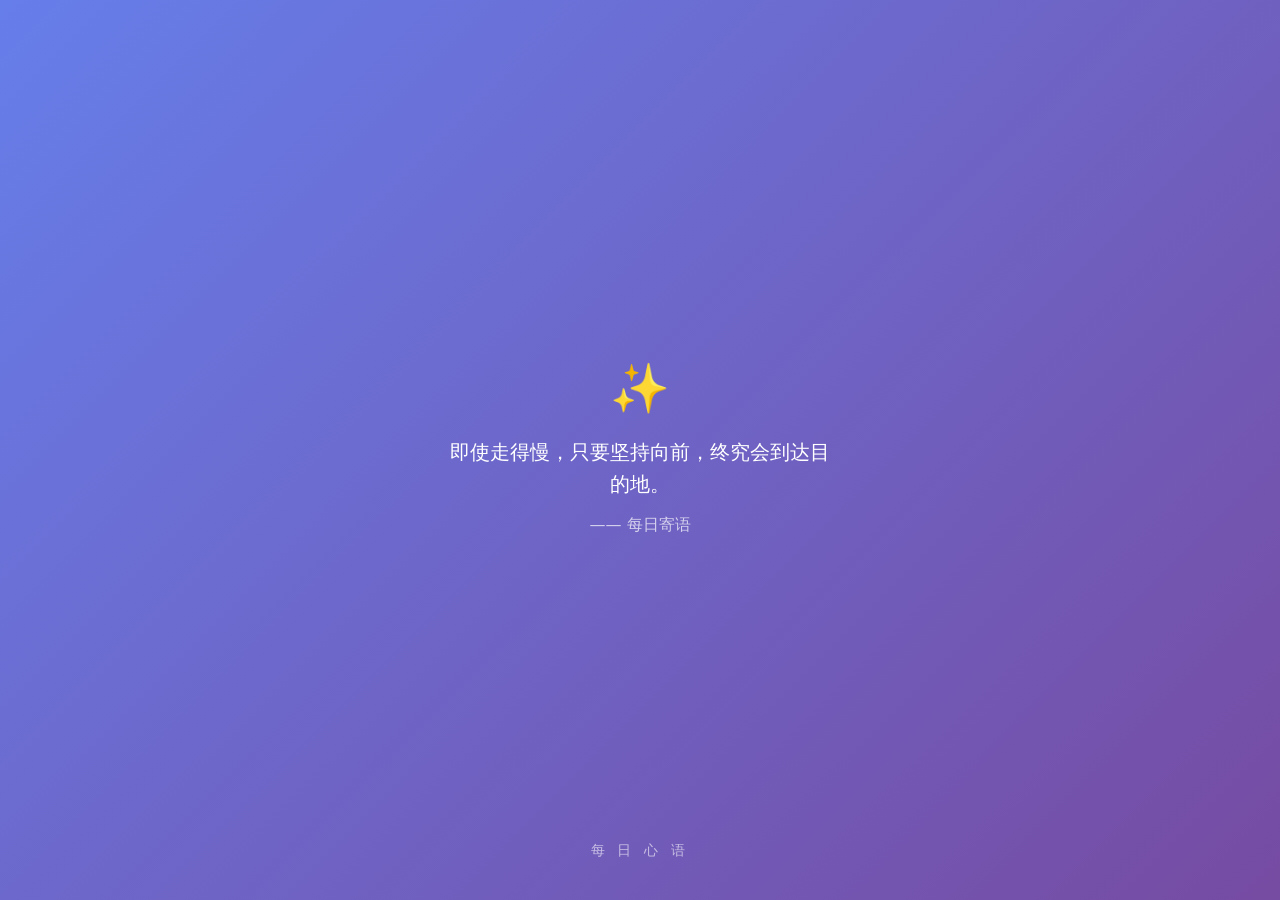
<file: index.html>
<!doctype html>
<html lang="zh-CN">
  <head>
    <meta charset="UTF-8" />
    <meta name="viewport" content="width=device-width, initial-scale=1.0" />
    <title>心情天气站 - 查天气、测心情、听心语</title>
    <meta name="description" content="输入城市查天气，选择心情收寄语。治愈系小工具：实时天气查询 + 心情疏导寄语 + 康波周期投资报告（月度更新含归档）+ 小六壬卜卦。" />
    <meta name="keywords" content="天气查询,心情寄语,治愈系,康波周期,小六壬,卜卦,每日心语" />
    <meta property="og:title" content="心情天气站 ☁️" />
    <meta property="og:description" content="查天气、测心情、听心语——还有康波报告与小六壬卜卦" />
    <meta property="og:type" content="website" />
    <meta property="og:url" content="https://cantyouknow.com/" />
    <link rel="canonical" href="https://cantyouknow.com/" />
    <link rel="icon" href="data:image/svg+xml,<svg xmlns='http://www.w3.org/2000/svg' viewBox='0 0 100 100'><text y='.9em' font-size='90'>🌤️</text></svg>" />
    <script type="module" crossorigin src="./assets/index-Cool7zif.js"></script>
    <link rel="stylesheet" crossorigin href="./assets/index-B9BWE0cJ.css">
  </head>
  <body>
    <div id="root"></div>
  </body>
</html>
</file>
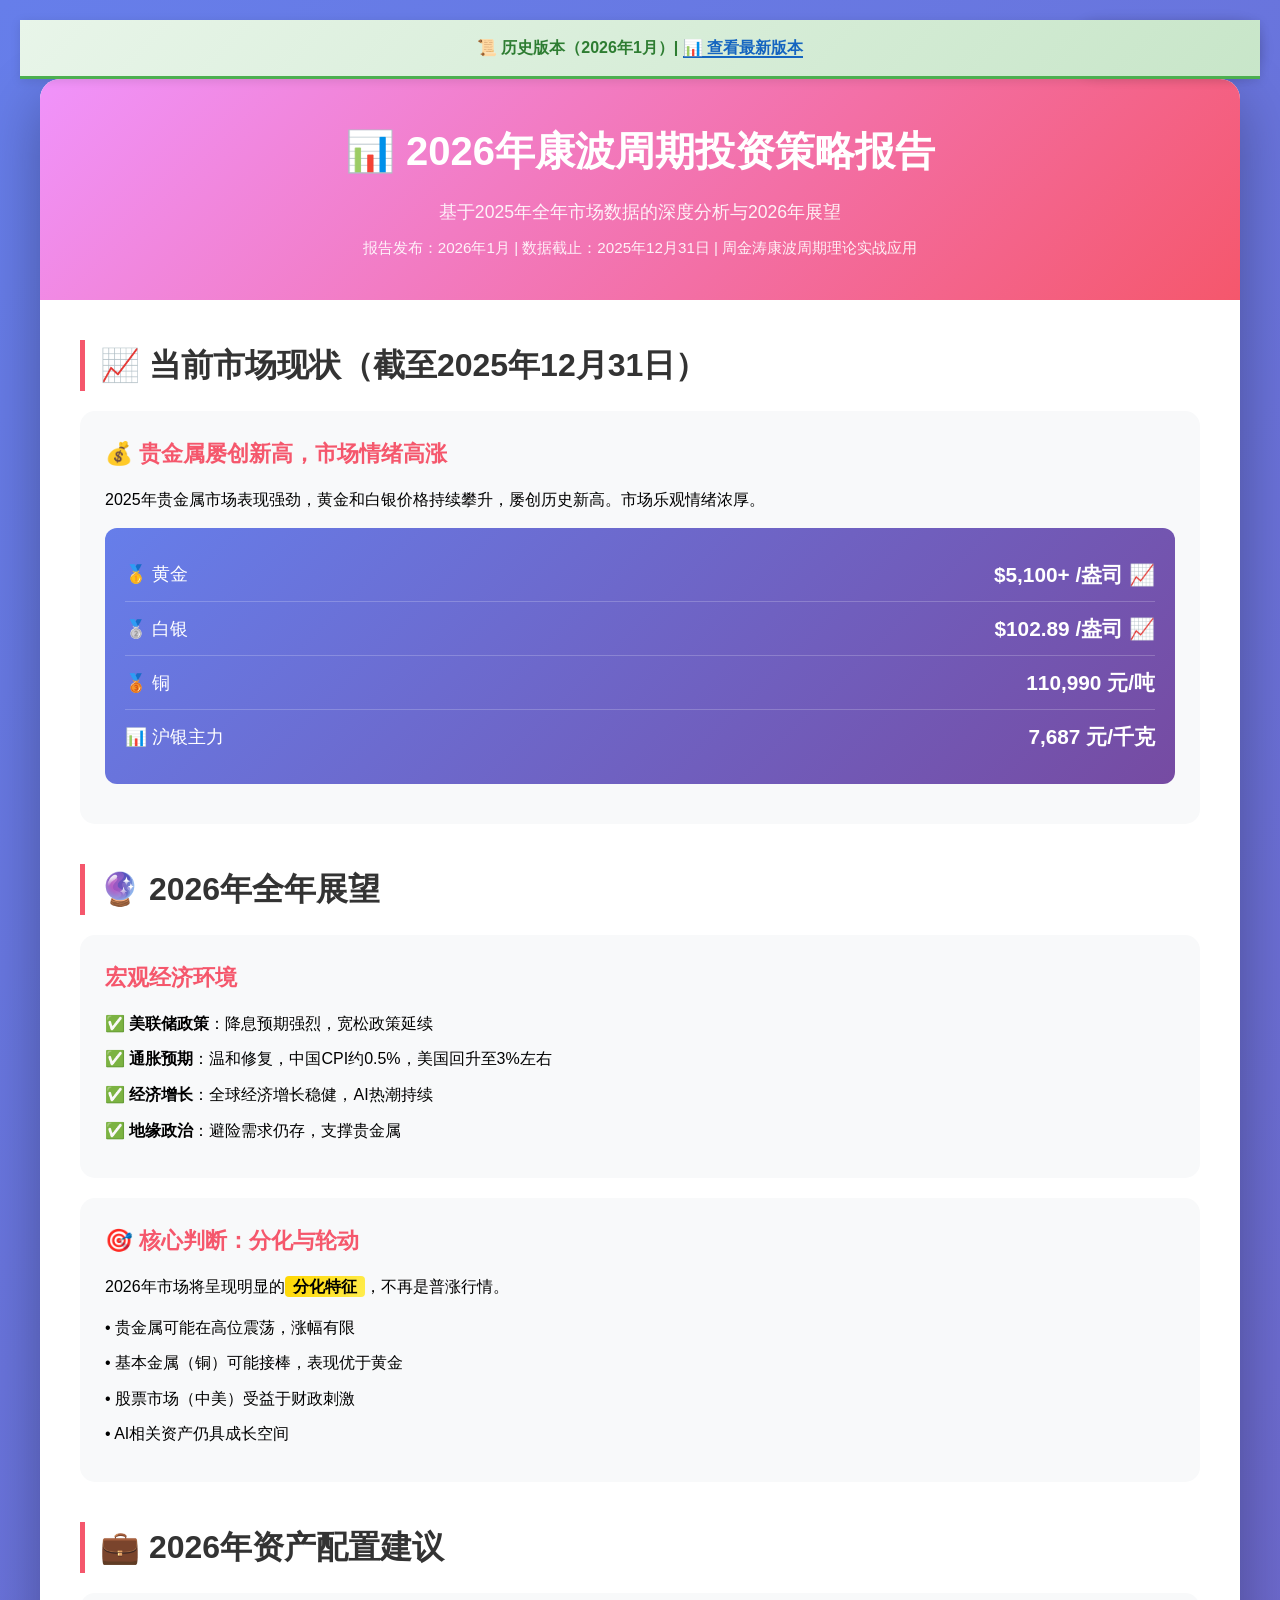
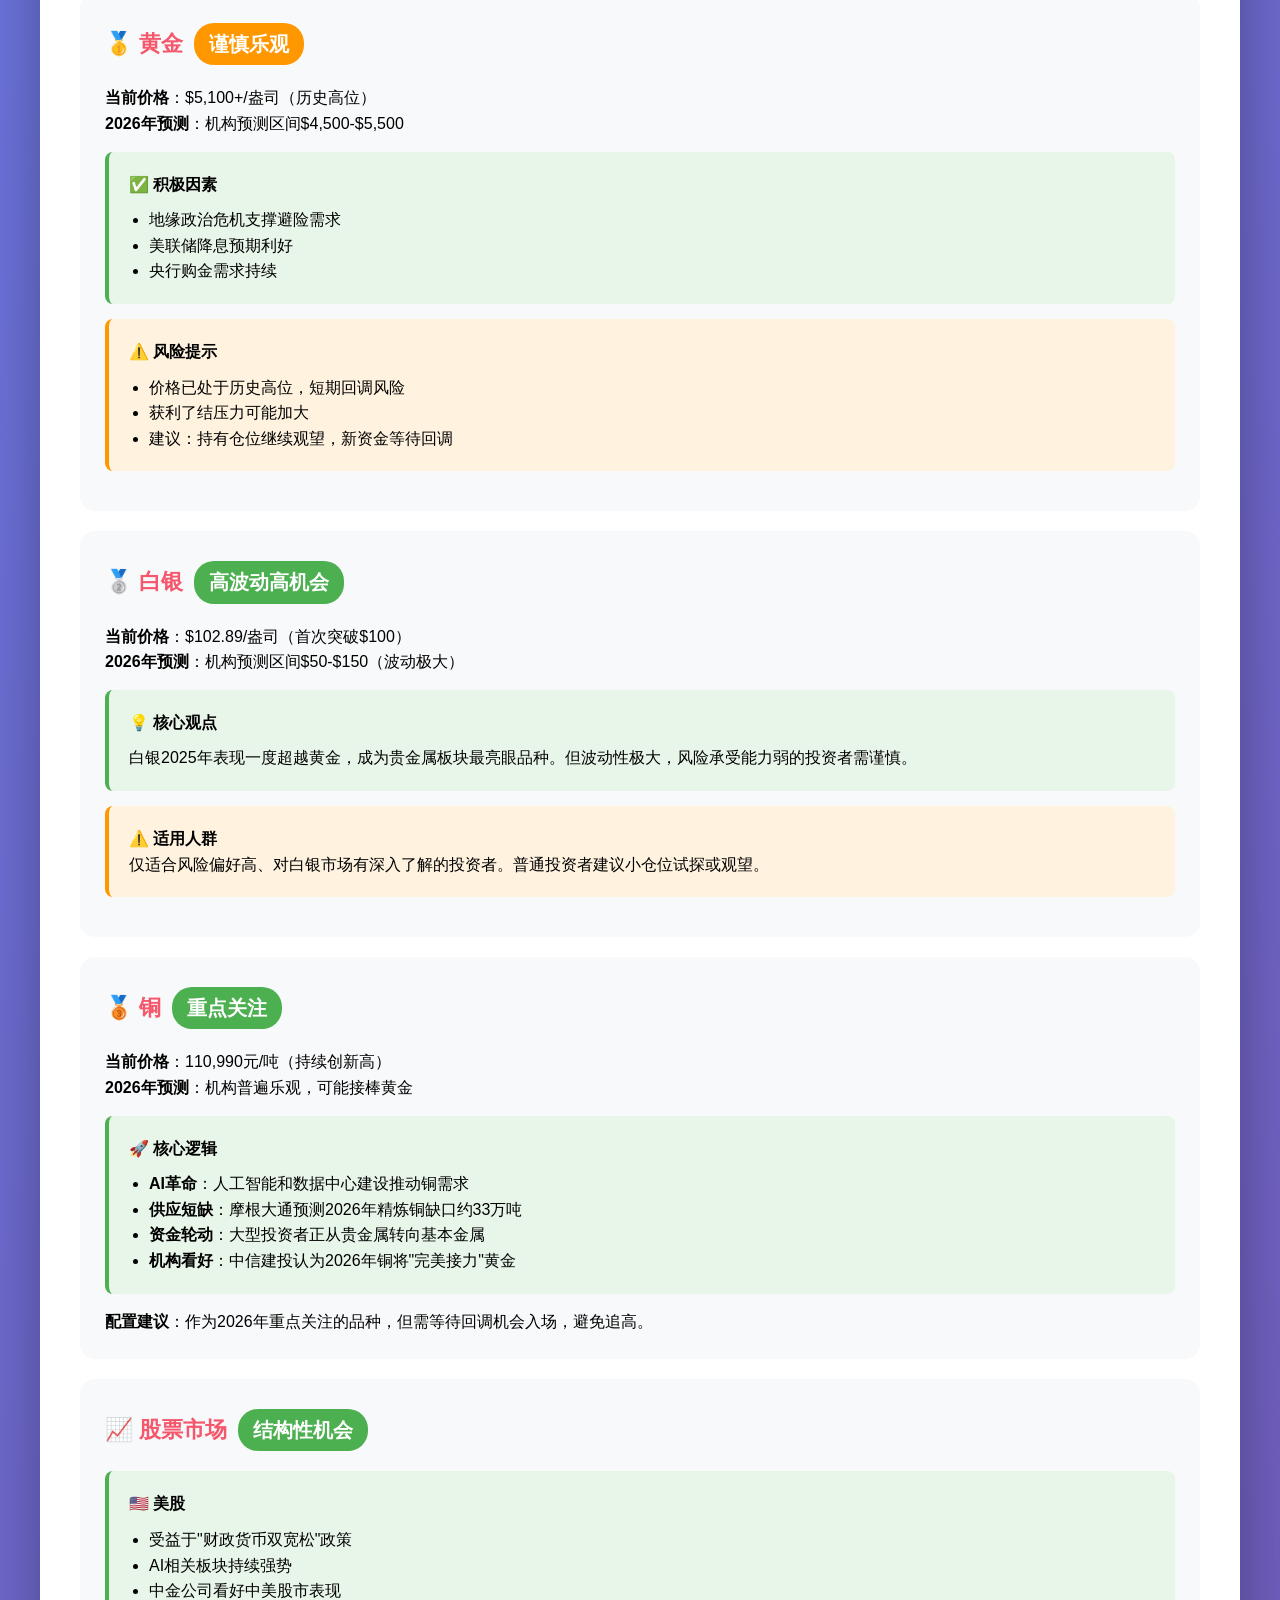
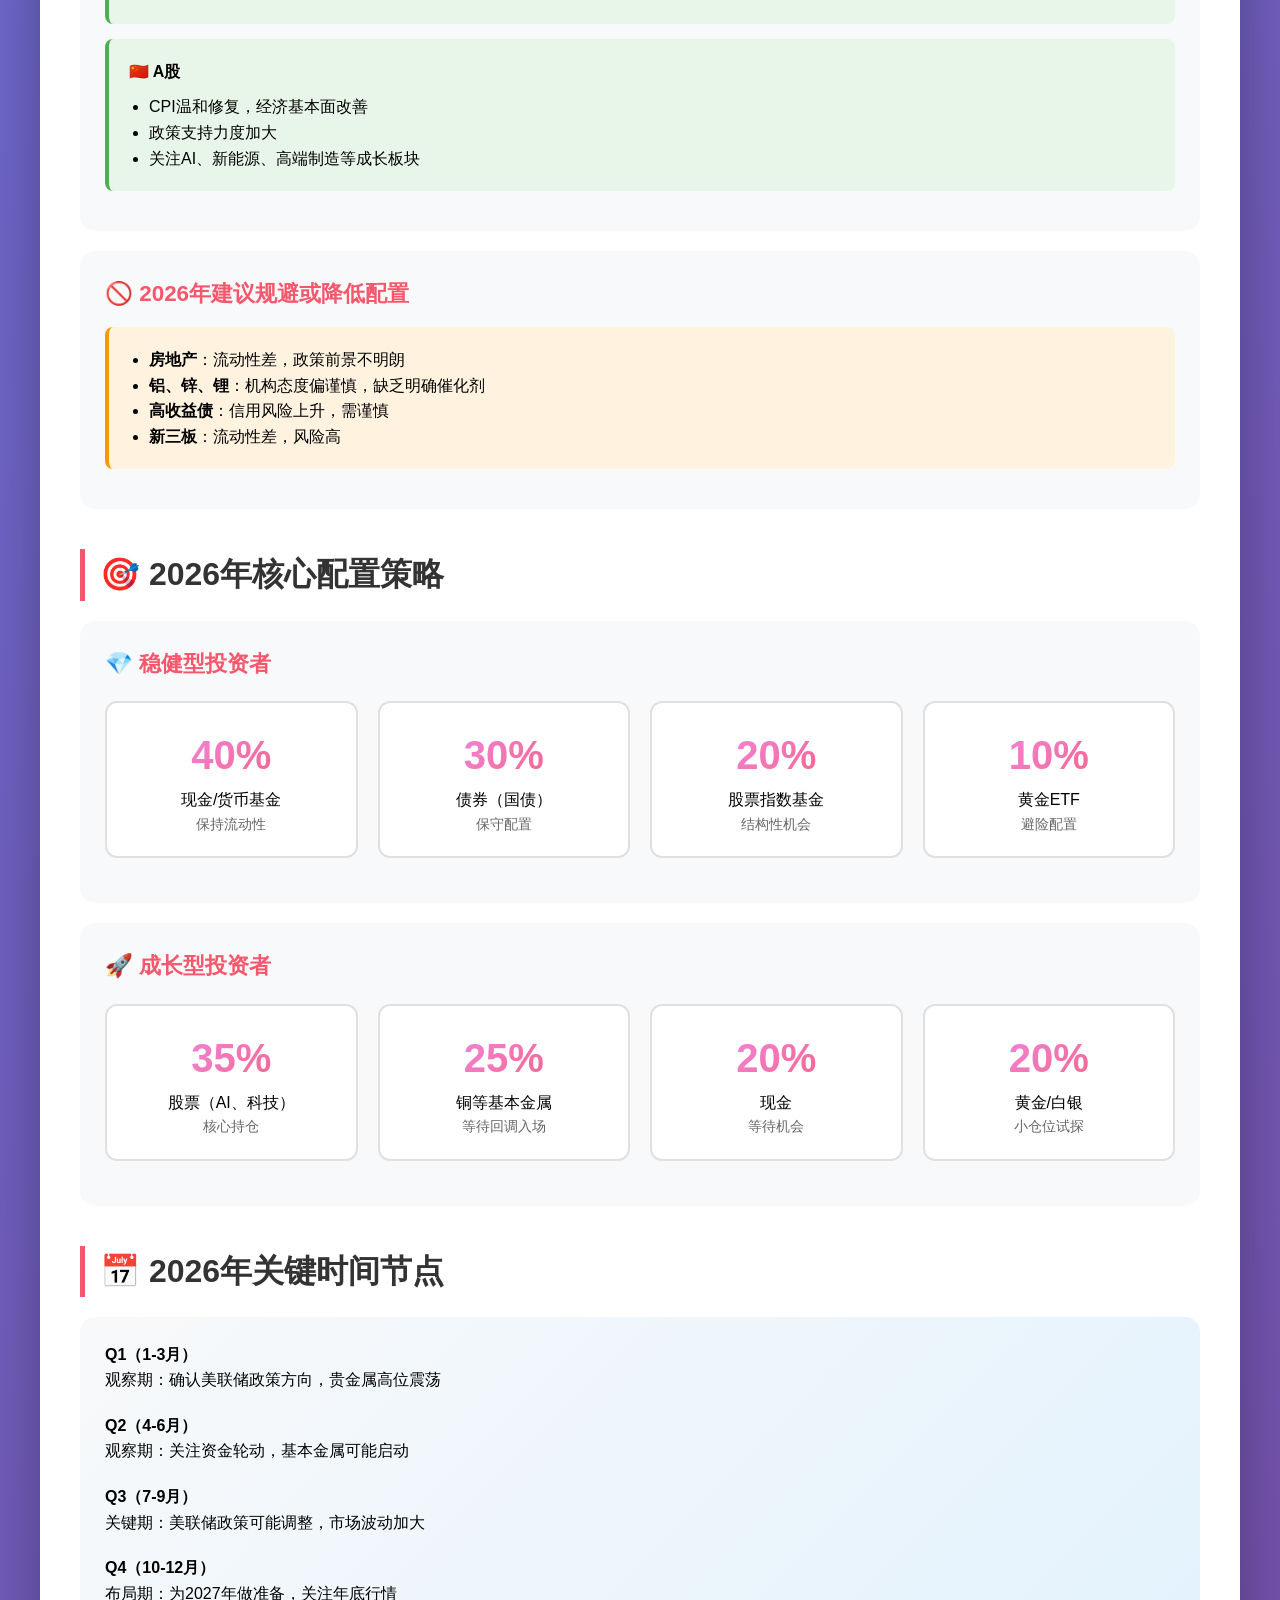
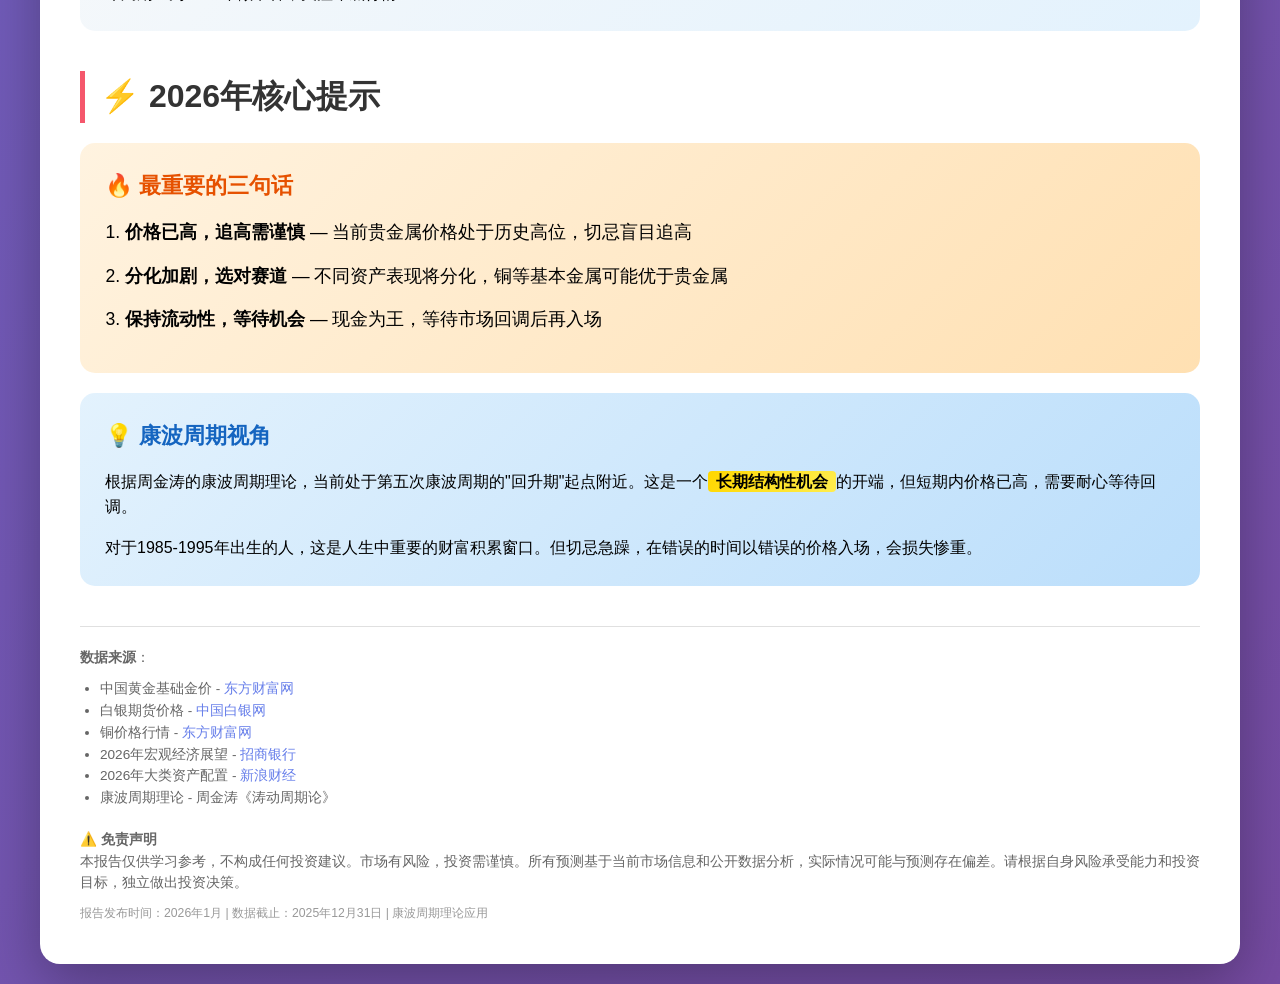
<file: archives/康波周期可视化报告_2026年1月.html>
<!DOCTYPE html>
<html lang="zh-CN">
<head>
    <meta charset="UTF-8">
    <meta name="viewport" content="width=device-width, initial-scale=1.0">
    <title>2026年康波周期投资策略报告（2026年1月版）</title>
    <style>
        /* 历史版本横幅样式 */
        .version-banner {
            background: linear-gradient(135deg, #e8f5e9 0%, #c8e6c9 100%);
            border-bottom: 3px solid #4caf50;
            padding: 15px 20px;
            text-align: center;
            position: sticky;
            top: 0;
            z-index: 1000;
            box-shadow: 0 2px 10px rgba(0,0,0,0.1);
        }
        .version-banner p {
            margin: 0;
            color: #2e7d32;
            font-weight: 600;
        }
        .version-banner a {
            color: #1565c0;
            text-decoration: none;
            font-weight: 700;
            border-bottom: 2px solid #1565c0;
        }
        .version-banner a:hover {
            color: #0d47a1;
            border-bottom-color: #0d47a1;
        }

        * {
            margin: 0;
            padding: 0;
            box-sizing: border-box;
        }

        body {
            font-family: 'Microsoft YaHei', 'Segoe UI', sans-serif;
            background: linear-gradient(135deg, #667eea 0%, #764ba2 100%);
            min-height: 100vh;
            padding: 20px;
            line-height: 1.6;
        }

        .container {
            max-width: 1200px;
            margin: 0 auto;
            background: white;
            border-radius: 20px;
            overflow: hidden;
            box-shadow: 0 20px 60px rgba(0, 0, 0, 0.3);
        }

        .header {
            background: linear-gradient(135deg, #f093fb 0%, #f5576c 100%);
            color: white;
            padding: 40px;
            text-align: center;
        }

        .header h1 {
            font-size: 2.5em;
            margin-bottom: 15px;
        }

        .header p {
            font-size: 1.1em;
            opacity: 0.9;
        }

        .nav-button {
            position: absolute;
            top: 20px;
            right: 20px;
            z-index: 100;
        }

        .nav-button a {
            display: inline-block;
            padding: 12px 25px;
            background: white;
            color: #667eea;
            text-decoration: none;
            border-radius: 25px;
            font-weight: 600;
            transition: all 0.3s;
            box-shadow: 0 4px 15px rgba(0, 0, 0, 0.2);
        }

        .nav-button a:hover {
            background: #667eea;
            color: white;
            transform: translateY(-2px);
        }

        .content {
            padding: 40px;
        }

        .section {
            margin-bottom: 40px;
        }

        .section-title {
            font-size: 2em;
            color: #333;
            margin-bottom: 20px;
            border-left: 5px solid #f5576c;
            padding-left: 15px;
        }

        .card {
            background: #f8f9fa;
            padding: 25px;
            border-radius: 15px;
            margin-bottom: 20px;
            transition: transform 0.3s, box-shadow 0.3s;
        }

        .card:hover {
            transform: translateY(-5px);
            box-shadow: 0 10px 30px rgba(0, 0, 0, 0.15);
        }

        .card-title {
            font-size: 1.4em;
            color: #f5576c;
            margin-bottom: 15px;
            font-weight: 600;
        }

        .price-box {
            background: linear-gradient(135deg, #667eea 0%, #764ba2 100%);
            color: white;
            padding: 20px;
            border-radius: 12px;
            margin: 15px 0;
        }

        .price-item {
            display: flex;
            justify-content: space-between;
            align-items: center;
            padding: 10px 0;
            border-bottom: 1px solid rgba(255, 255, 255, 0.2);
        }

        .price-item:last-child {
            border-bottom: none;
        }

        .price-label {
            font-size: 1.1em;
        }

        .price-value {
            font-size: 1.3em;
            font-weight: 700;
        }

        .forecast-box {
            background: #e8f5e9;
            border-left: 4px solid #4caf50;
            padding: 20px;
            margin: 15px 0;
            border-radius: 8px;
        }

        .risk-box {
            background: #fff3e0;
            border-left: 4px solid #ff9800;
            padding: 20px;
            margin: 15px 0;
            border-radius: 8px;
        }

        .rating {
            display: inline-block;
            padding: 5px 15px;
            border-radius: 20px;
            font-weight: 600;
            font-size: 0.9em;
            margin: 5px;
        }

        .rating-high {
            background: #4caf50;
            color: white;
        }

        .rating-medium {
            background: #ff9800;
            color: white;
        }

        .rating-low {
            background: #f44336;
            color: white;
        }

        .allocation-grid {
            display: grid;
            grid-template-columns: repeat(auto-fit, minmax(250px, 1fr));
            gap: 20px;
            margin: 20px 0;
        }

        .allocation-item {
            background: white;
            padding: 20px;
            border-radius: 12px;
            border: 2px solid #e0e0e0;
            text-align: center;
            transition: all 0.3s;
        }

        .allocation-item:hover {
            border-color: #f5576c;
            transform: scale(1.05);
        }

        .allocation-percent {
            font-size: 2.5em;
            font-weight: 700;
            background: linear-gradient(135deg, #f093fb 0%, #f5576c 100%);
            -webkit-background-clip: text;
            -webkit-text-fill-color: transparent;
            background-clip: text;
        }

        .highlight {
            background: linear-gradient(120deg, #ffd700 0%, #ffed4e 100%);
            padding: 2px 8px;
            border-radius: 4px;
            font-weight: 600;
        }

        .source {
            font-size: 0.85em;
            color: #666;
            margin-top: 20px;
            padding-top: 20px;
            border-top: 1px solid #e0e0e0;
        }

        .source a {
            color: #667eea;
            text-decoration: none;
        }

        .source a:hover {
            text-decoration: underline;
        }

        @media (max-width: 768px) {
            body {
                padding: 10px;
            }

            .header {
                padding: 30px 20px;
            }

            .header h1 {
                font-size: 1.8em;
            }

            .content {
                padding: 20px;
            }

            .section-title {
                font-size: 1.5em;
            }

            .nav-button {
                position: static;
                text-align: center;
                margin-bottom: 15px;
            }

            .nav-button a {
                display: block;
                width: 100%;
                text-align: center;
            }

            .allocation-grid {
                grid-template-columns: 1fr;
            }

            .price-item {
                flex-direction: column;
                text-align: center;
                gap: 5px;
            }
        }
    </style>
</head>
<body>
    <!-- 历史版本横幅 -->
    <div class="version-banner">
        <p>📜 历史版本（2026年1月）| <a href="康波周期可视化报告.html">📊 查看最新版本</a></p>
    </div>

    <div class="container">
        <!-- 导航按钮 -->
        <div class="nav-button">
            <a href="index.html">🌤️ 返回心情天气站</a>
        </div>

        <div class="header">
            <h1>📊 2026年康波周期投资策略报告</h1>
            <p>基于2025年全年市场数据的深度分析与2026年展望</p>
            <p style="margin-top: 10px; font-size: 0.95em;">报告发布：2026年1月 | 数据截止：2025年12月31日 | 周金涛康波周期理论实战应用</p>
        </div>

        <div class="content">
            <!-- 当前价格现状 -->
            <div class="section">
                <h2 class="section-title">📈 当前市场现状（截至2025年12月31日）</h2>

                <div class="card">
                    <div class="card-title">💰 贵金属屡创新高，市场情绪高涨</div>
                    <p>2025年贵金属市场表现强劲，黄金和白银价格持续攀升，屡创历史新高。市场乐观情绪浓厚。</p>

                    <div class="price-box">
                        <div class="price-item">
                            <span class="price-label">🥇 黄金</span>
                            <span class="price-value">$5,100+ /盎司 📈</span>
                        </div>
                        <div class="price-item">
                            <span class="price-label">🥈 白银</span>
                            <span class="price-value">$102.89 /盎司 📈</span>
                        </div>
                        <div class="price-item">
                            <span class="price-label">🥉 铜</span>
                            <span class="price-value">110,990 元/吨</span>
                        </div>
                        <div class="price-item">
                            <span class="price-label">📊 沪银主力</span>
                            <span class="price-value">7,687 元/千克</span>
                        </div>
                    </div>
                </div>
            </div>

            <!-- 2026年展望 -->
            <div class="section">
                <h2 class="section-title">🔮 2026年全年展望</h2>

                <div class="card">
                    <div class="card-title">宏观经济环境</div>
                    <ul style="list-style: none; padding: 0;">
                        <li style="margin: 10px 0;">✅ <strong>美联储政策</strong>：降息预期强烈，宽松政策延续</li>
                        <li style="margin: 10px 0;">✅ <strong>通胀预期</strong>：温和修复，中国CPI约0.5%，美国回升至3%左右</li>
                        <li style="margin: 10px 0;">✅ <strong>经济增长</strong>：全球经济增长稳健，AI热潮持续</li>
                        <li style="margin: 10px 0;">✅ <strong>地缘政治</strong>：避险需求仍存，支撑贵金属</li>
                    </ul>
                </div>

                <div class="card">
                    <div class="card-title">🎯 核心判断：分化与轮动</div>
                    <p>2026年市场将呈现明显的<span class="highlight">分化特征</span>，不再是普涨行情。</p>
                    <ul style="list-style: none; padding: 0; margin-top: 15px;">
                        <li style="margin: 10px 0;">• 贵金属可能在高位震荡，涨幅有限</li>
                        <li style="margin: 10px 0;">• 基本金属（铜）可能接棒，表现优于黄金</li>
                        <li style="margin: 10px 0;">• 股票市场（中美）受益于财政刺激</li>
                        <li style="margin: 10px 0;">• AI相关资产仍具成长空间</li>
                    </ul>
                </div>
            </div>

            <!-- 各资产类别分析 -->
            <div class="section">
                <h2 class="section-title">💼 2026年资产配置建议</h2>

                <!-- 黄金 -->
                <div class="card">
                    <div class="card-title">🥇 黄金 <span class="rating rating-medium">谨慎乐观</span></div>
                    <p><strong>当前价格</strong>：$5,100+/盎司（历史高位）</p>
                    <p><strong>2026年预测</strong>：机构预测区间$4,500-$5,500</p>

                    <div class="forecast-box">
                        <strong>✅ 积极因素</strong>
                        <ul style="margin-top: 10px; padding-left: 20px;">
                            <li>地缘政治危机支撑避险需求</li>
                            <li>美联储降息预期利好</li>
                            <li>央行购金需求持续</li>
                        </ul>
                    </div>

                    <div class="risk-box">
                        <strong>⚠️ 风险提示</strong>
                        <ul style="margin-top: 10px; padding-left: 20px;">
                            <li>价格已处于历史高位，短期回调风险</li>
                            <li>获利了结压力可能加大</li>
                            <li>建议：持有仓位继续观望，新资金等待回调</li>
                        </ul>
                    </div>
                </div>

                <!-- 白银 -->
                <div class="card">
                    <div class="card-title">🥈 白银 <span class="rating rating-high">高波动高机会</span></div>
                    <p><strong>当前价格</strong>：$102.89/盎司（首次突破$100）</p>
                    <p><strong>2026年预测</strong>：机构预测区间$50-$150（波动极大）</p>

                    <div class="forecast-box">
                        <strong>💡 核心观点</strong>
                        <p style="margin-top: 10px;">白银2025年表现一度超越黄金，成为贵金属板块最亮眼品种。但波动性极大，风险承受能力弱的投资者需谨慎。</p>
                    </div>

                    <div class="risk-box">
                        <strong>⚠️ 适用人群</strong>
                        <p>仅适合风险偏好高、对白银市场有深入了解的投资者。普通投资者建议小仓位试探或观望。</p>
                    </div>
                </div>

                <!-- 铜 -->
                <div class="card">
                    <div class="card-title">🥉 铜 <span class="rating rating-high">重点关注</span></div>
                    <p><strong>当前价格</strong>：110,990元/吨（持续创新高）</p>
                    <p><strong>2026年预测</strong>：机构普遍乐观，可能接棒黄金</p>

                    <div class="forecast-box">
                        <strong>🚀 核心逻辑</strong>
                        <ul style="margin-top: 10px; padding-left: 20px;">
                            <li><strong>AI革命</strong>：人工智能和数据中心建设推动铜需求</li>
                            <li><strong>供应短缺</strong>：摩根大通预测2026年精炼铜缺口约33万吨</li>
                            <li><strong>资金轮动</strong>：大型投资者正从贵金属转向基本金属</li>
                            <li><strong>机构看好</strong>：中信建投认为2026年铜将"完美接力"黄金</li>
                        </ul>
                    </div>

                    <p style="margin-top: 15px;"><strong>配置建议</strong>：作为2026年重点关注的品种，但需等待回调机会入场，避免追高。</p>
                </div>

                <!-- 股票 -->
                <div class="card">
                    <div class="card-title">📈 股票市场 <span class="rating rating-high">结构性机会</span></div>

                    <div class="forecast-box">
                        <strong>🇺🇸 美股</strong>
                        <ul style="margin-top: 10px; padding-left: 20px;">
                            <li>受益于"财政货币双宽松"政策</li>
                            <li>AI相关板块持续强势</li>
                            <li>中金公司看好中美股市表现</li>
                        </ul>
                    </div>

                    <div class="forecast-box">
                        <strong>🇨🇳 A股</strong>
                        <ul style="margin-top: 10px; padding-left: 20px;">
                            <li>CPI温和修复，经济基本面改善</li>
                            <li>政策支持力度加大</li>
                            <li>关注AI、新能源、高端制造等成长板块</li>
                        </ul>
                    </div>
                </div>

                <!-- 规避资产 -->
                <div class="card">
                    <div class="card-title">🚫 2026年建议规避或降低配置</div>

                    <div class="risk-box">
                        <ul style="padding-left: 20px;">
                            <li><strong>房地产</strong>：流动性差，政策前景不明朗</li>
                            <li><strong>铝、锌、锂</strong>：机构态度偏谨慎，缺乏明确催化剂</li>
                            <li><strong>高收益债</strong>：信用风险上升，需谨慎</li>
                            <li><strong>新三板</strong>：流动性差，风险高</li>
                        </ul>
                    </div>
                </div>
            </div>

            <!-- 配置建议 -->
            <div class="section">
                <h2 class="section-title">🎯 2026年核心配置策略</h2>

                <div class="card">
                    <div class="card-title">💎 稳健型投资者</div>
                    <div class="allocation-grid">
                        <div class="allocation-item">
                            <div class="allocation-percent">40%</div>
                            <p>现金/货币基金</p>
                            <p style="font-size: 0.9em; color: #666;">保持流动性</p>
                        </div>
                        <div class="allocation-item">
                            <div class="allocation-percent">30%</div>
                            <p>债券（国债）</p>
                            <p style="font-size: 0.9em; color: #666;">保守配置</p>
                        </div>
                        <div class="allocation-item">
                            <div class="allocation-percent">20%</div>
                            <p>股票指数基金</p>
                            <p style="font-size: 0.9em; color: #666;">结构性机会</p>
                        </div>
                        <div class="allocation-item">
                            <div class="allocation-percent">10%</div>
                            <p>黄金ETF</p>
                            <p style="font-size: 0.9em; color: #666;">避险配置</p>
                        </div>
                    </div>
                </div>

                <div class="card">
                    <div class="card-title">🚀 成长型投资者</div>
                    <div class="allocation-grid">
                        <div class="allocation-item">
                            <div class="allocation-percent">35%</div>
                            <p>股票（AI、科技）</p>
                            <p style="font-size: 0.9em; color: #666;">核心持仓</p>
                        </div>
                        <div class="allocation-item">
                            <div class="allocation-percent">25%</div>
                            <p>铜等基本金属</p>
                            <p style="font-size: 0.9em; color: #666;">等待回调入场</p>
                        </div>
                        <div class="allocation-item">
                            <div class="allocation-percent">20%</div>
                            <p>现金</p>
                            <p style="font-size: 0.9em; color: #666;">等待机会</p>
                        </div>
                        <div class="allocation-item">
                            <div class="allocation-percent">20%</div>
                            <p>黄金/白银</p>
                            <p style="font-size: 0.9em; color: #666;">小仓位试探</p>
                        </div>
                    </div>
                </div>
            </div>

            <!-- 时间轴 -->
            <div class="section">
                <h2 class="section-title">📅 2026年关键时间节点</h2>

                <div class="card" style="background: linear-gradient(135deg, #f8f9fa 0%, #e3f2fd 100%); border: none;">
                    <div class="timeline">
                        <div style="margin-bottom: 20px;">
                            <strong>Q1（1-3月）</strong>
                            <p>观察期：确认美联储政策方向，贵金属高位震荡</p>
                        </div>
                        <div style="margin-bottom: 20px;">
                            <strong>Q2（4-6月）</strong>
                            <p>观察期：关注资金轮动，基本金属可能启动</p>
                        </div>
                        <div style="margin-bottom: 20px;">
                            <strong>Q3（7-9月）</strong>
                            <p>关键期：美联储政策可能调整，市场波动加大</p>
                        </div>
                        <div>
                            <strong>Q4（10-12月）</strong>
                            <p>布局期：为2027年做准备，关注年底行情</p>
                        </div>
                    </div>
                </div>
            </div>

            <!-- 核心提示 -->
            <div class="section">
                <h2 class="section-title">⚡ 2026年核心提示</h2>

                <div class="card" style="background: linear-gradient(135deg, #fff3e0 0%, #ffe0b2 100%); border: none;">
                    <div class="card-title" style="color: #e65100;">🔥 最重要的三句话</div>
                    <ol style="padding-left: 20px; font-size: 1.1em;">
                        <li style="margin: 15px 0;"><strong>价格已高，追高需谨慎</strong> — 当前贵金属价格处于历史高位，切忌盲目追高</li>
                        <li style="margin: 15px 0;"><strong>分化加剧，选对赛道</strong> — 不同资产表现将分化，铜等基本金属可能优于贵金属</li>
                        <li style="margin: 15px 0;"><strong>保持流动性，等待机会</strong> — 现金为王，等待市场回调后再入场</li>
                    </ol>
                </div>

                <div class="card" style="background: linear-gradient(135deg, #e3f2fd 0%, #bbdefb 100%); border: none;">
                    <div class="card-title" style="color: #1565c0;">💡 康波周期视角</div>
                    <p>根据周金涛的康波周期理论，当前处于第五次康波周期的"回升期"起点附近。这是一个<span class="highlight">长期结构性机会</span>的开端，但短期内价格已高，需要耐心等待回调。</p>
                    <p style="margin-top: 15px;">对于1985-1995年出生的人，这是人生中重要的财富积累窗口。但切忌急躁，在错误的时间以错误的价格入场，会损失惨重。</p>
                </div>
            </div>

            <!-- 免责声明和来源 -->
            <div class="source">
                <p><strong>数据来源</strong>：</p>
                <ul style="margin-top: 10px; padding-left: 20px;">
                    <li>中国黄金基础金价 - <a href="http://gold.cnfol.com/jinshijiage/20250124/31128026.shtml" target="_blank">东方财富网</a></li>
                    <li>白银期货价格 - <a href="https://ag.cngold.org/c/2025-01-29/c9705681.html" target="_blank">中国白银网</a></li>
                    <li>铜价格行情 - <a href="https://finance.eastmoney.com/a/202512213597625748.html" target="_blank">东方财富网</a></li>
                    <li>2026年宏观经济展望 - <a href="https://www.21jingji.com/article/20251229/herald/1228df47b7337a2eb7f4ff2f28aeacee.html" target="_blank">招商银行</a></li>
                    <li>2026年大类资产配置 - <a href="https://finance.sina.com.cn/roll/2026-01-28/doc-inhivfcc9149838.shtml" target="_blank">新浪财经</a></li>
                    <li>康波周期理论 - 周金涛《涛动周期论》</li>
                </ul>

                <p style="margin-top: 20px;"><strong>⚠️ 免责声明</strong></p>
                <p>本报告仅供学习参考，不构成任何投资建议。市场有风险，投资需谨慎。所有预测基于当前市场信息和公开数据分析，实际情况可能与预测存在偏差。请根据自身风险承受能力和投资目标，独立做出投资决策。</p>

                <p style="margin-top: 10px; font-size: 0.9em; color: #999;">
                    报告发布时间：2026年1月 | 数据截止：2025年12月31日 | 康波周期理论应用
                </p>
            </div>
        </div>
    </div>
</body>
</html>
</file>
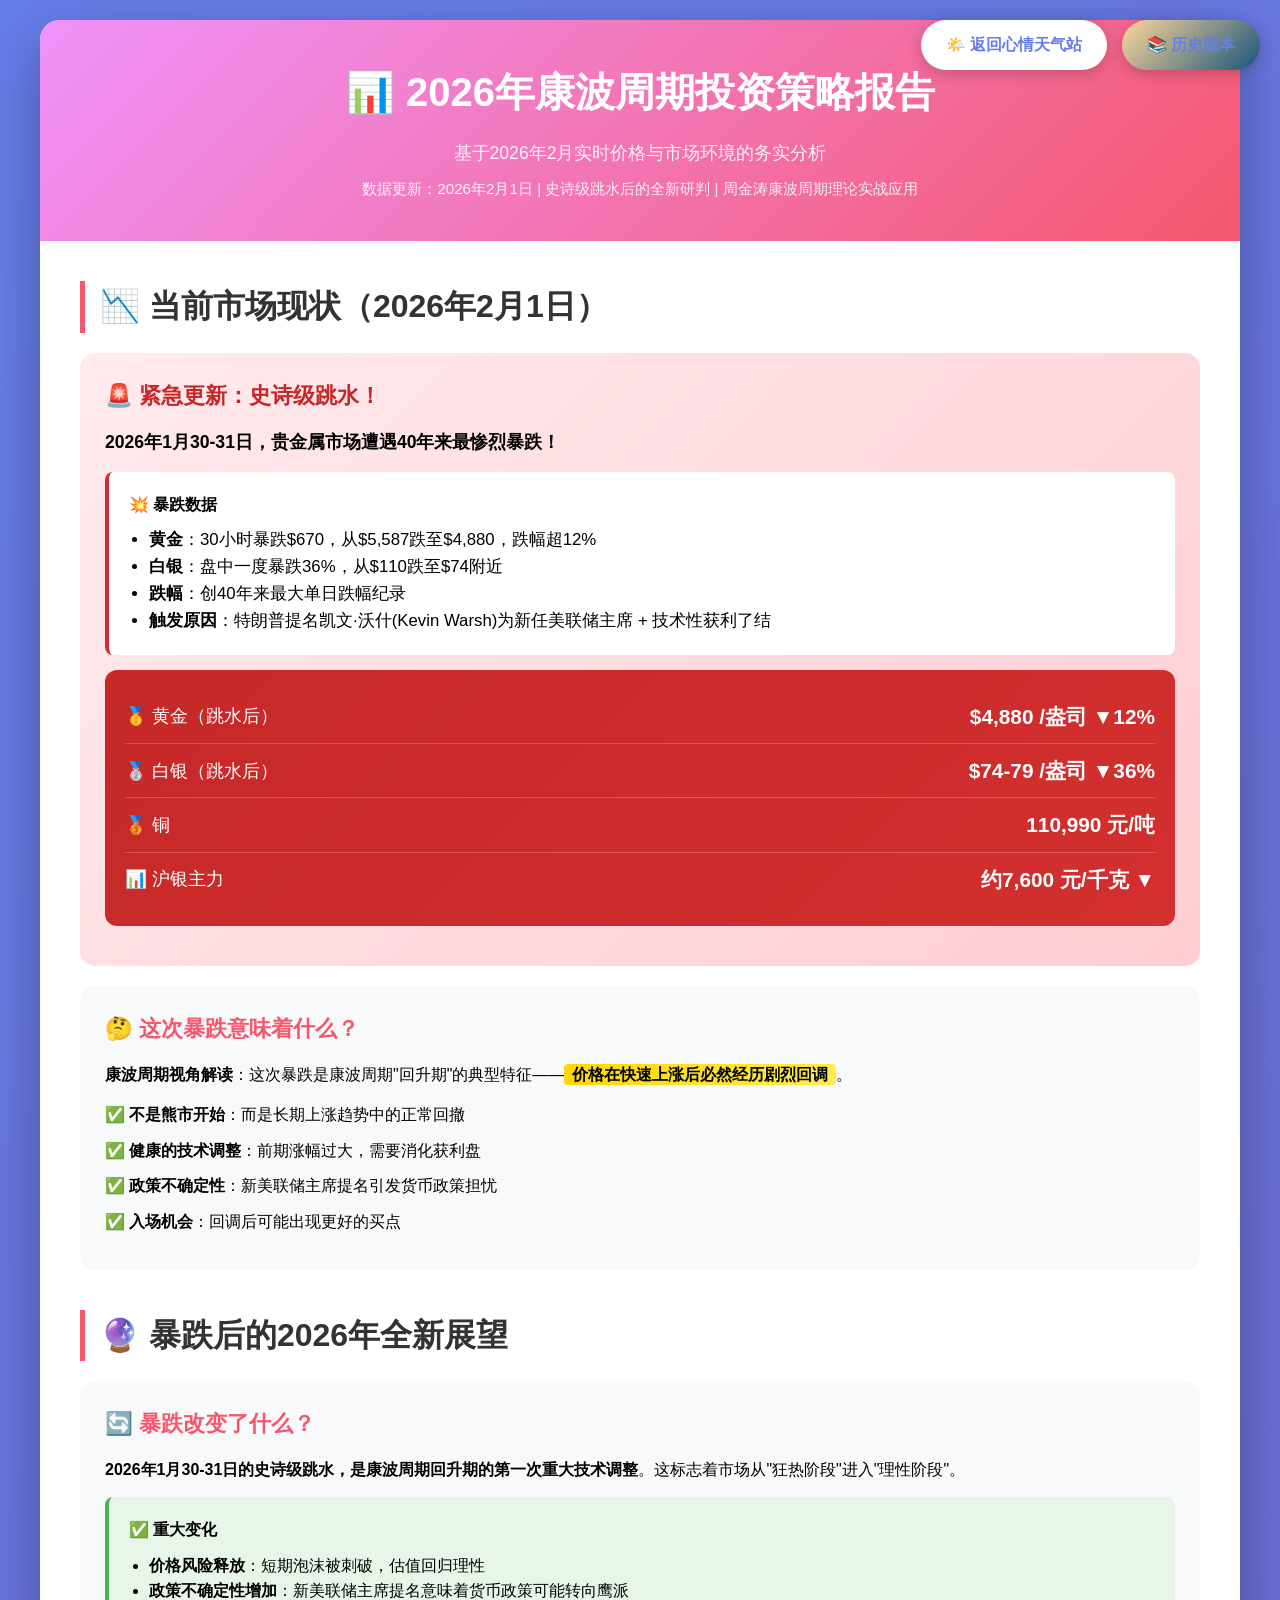
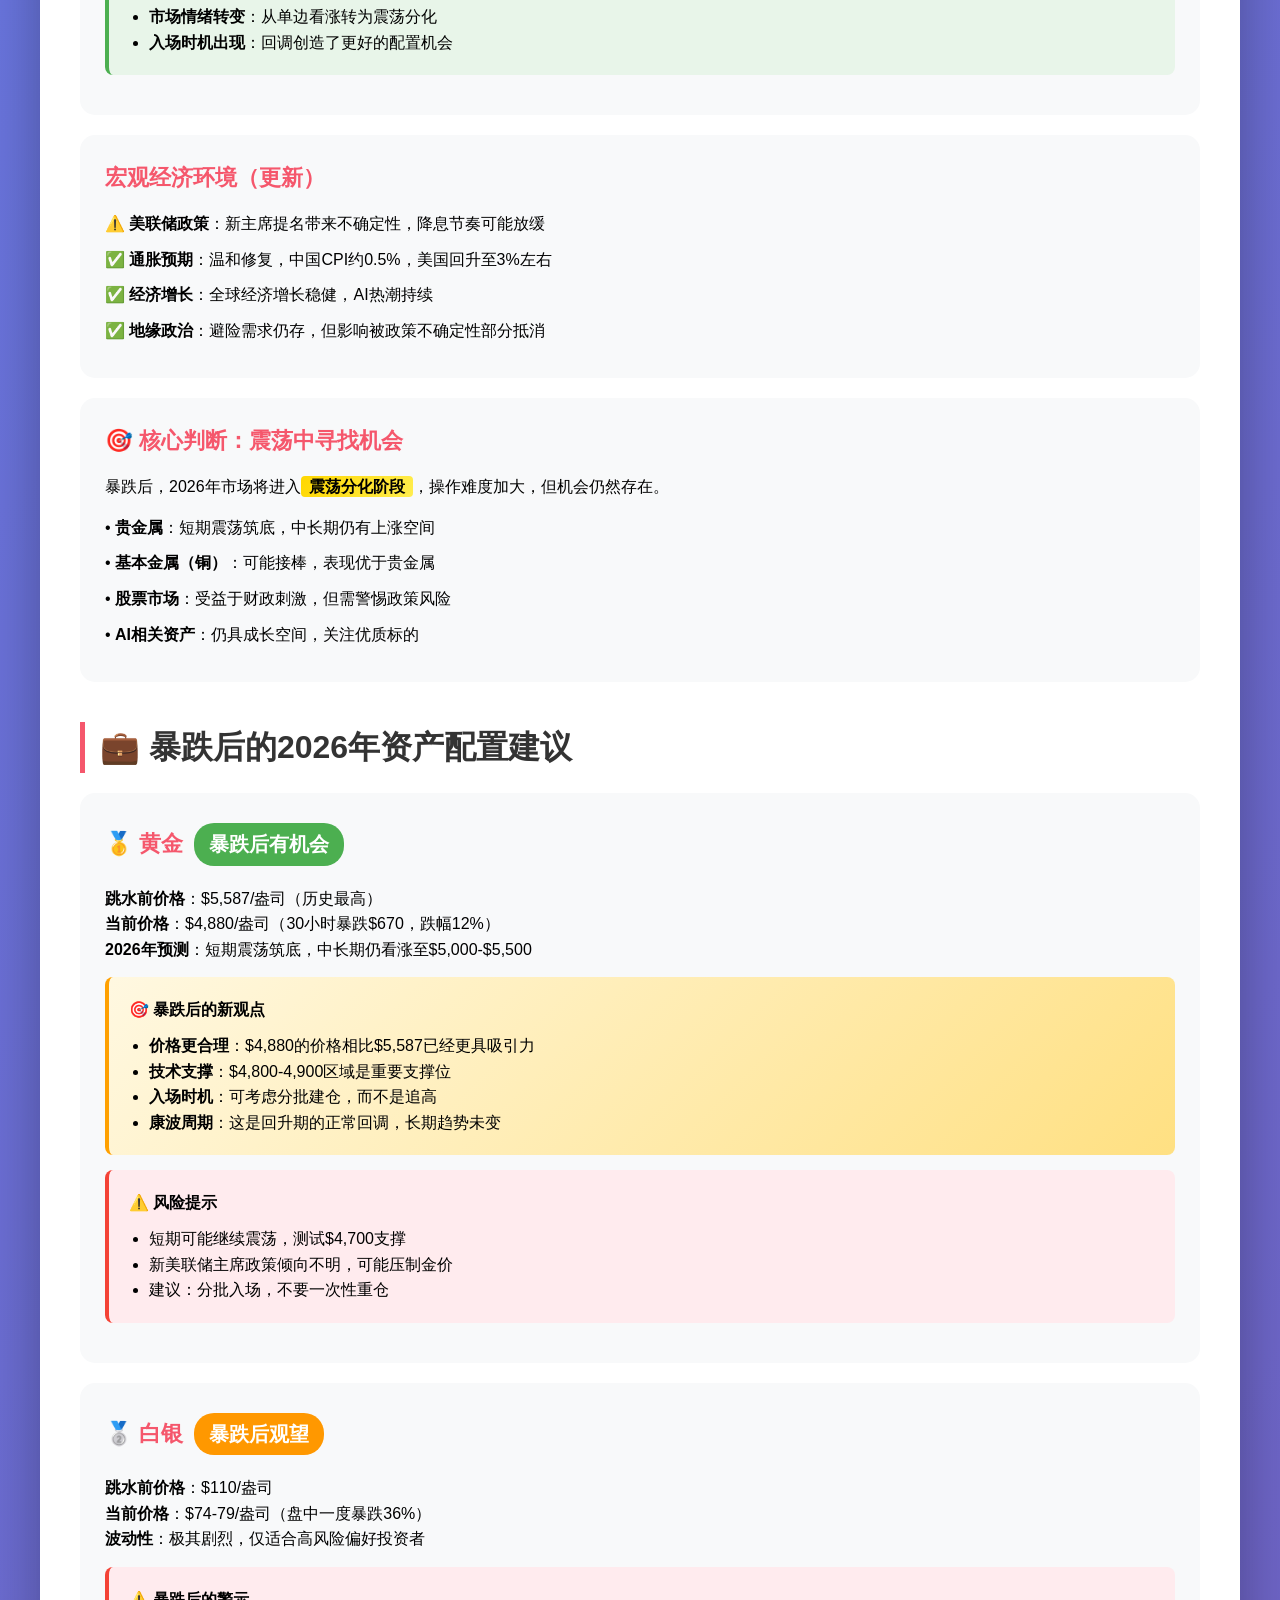
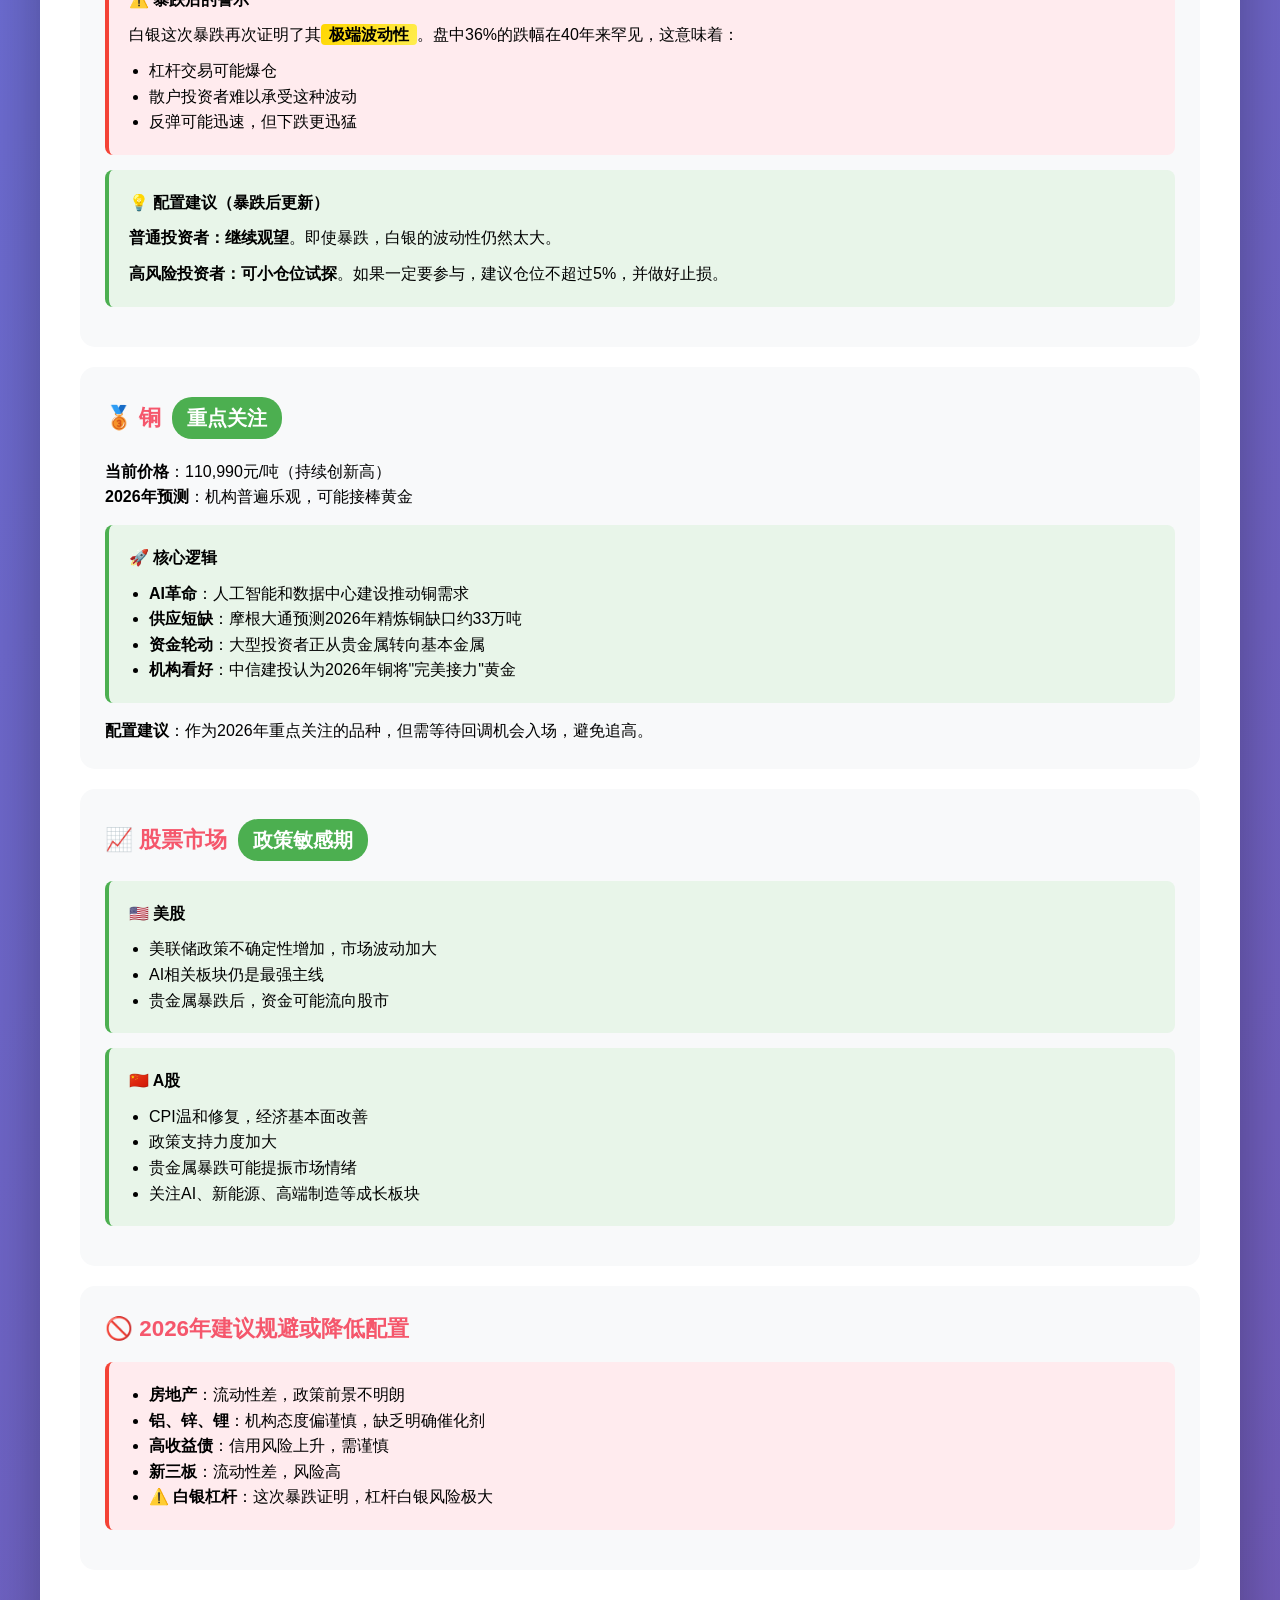
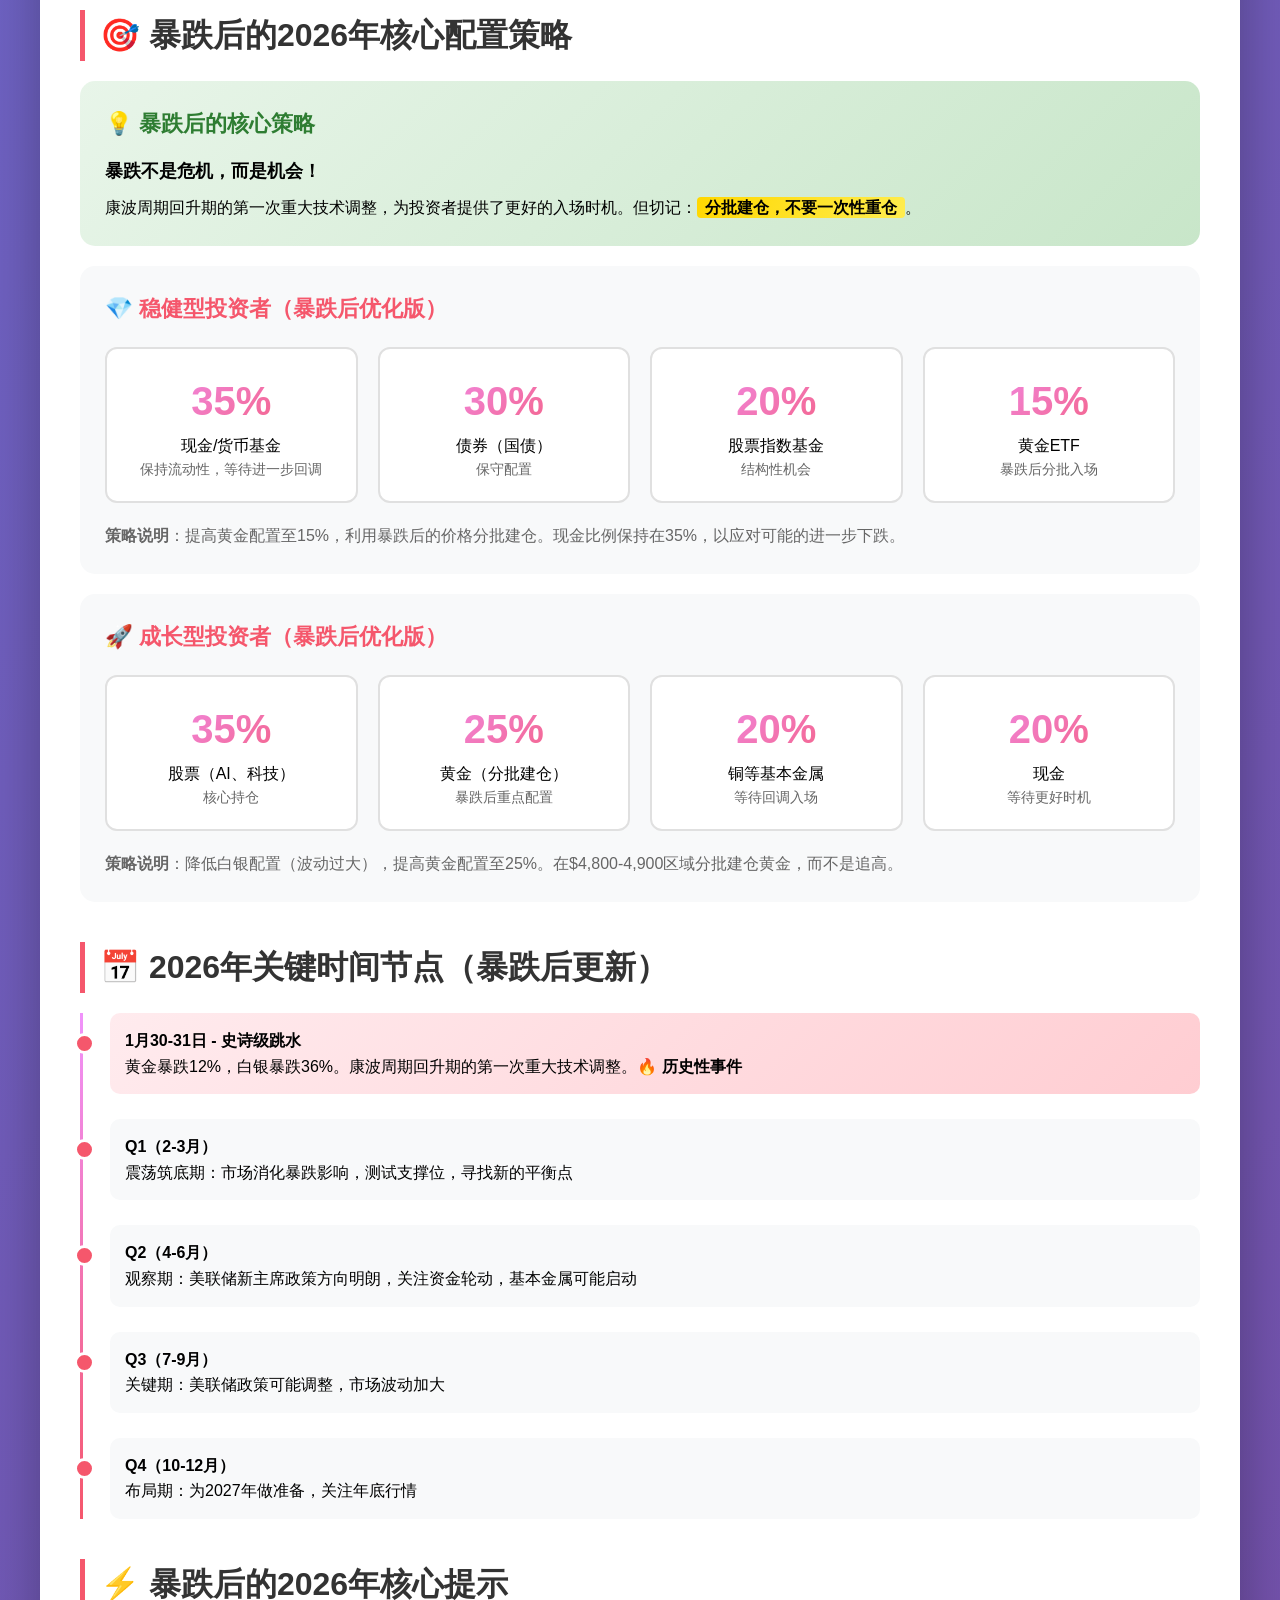
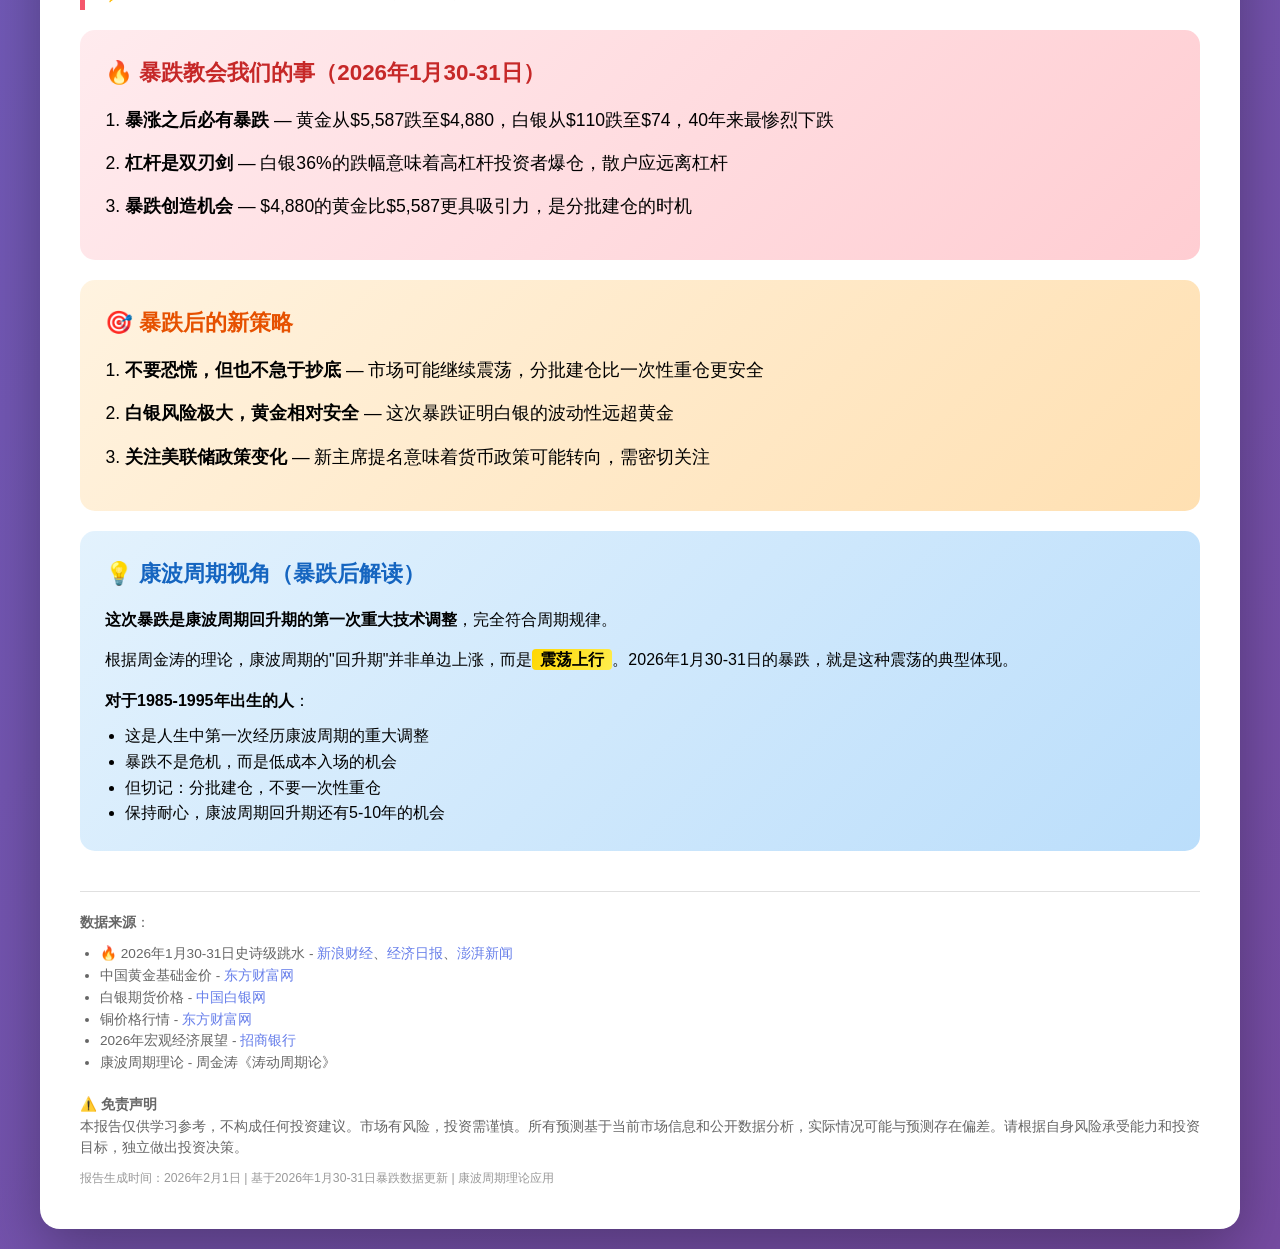
<file: archives/康波周期可视化报告_2026年2月.html>
<!DOCTYPE html>
<html lang="zh-CN">
<head>
    <meta charset="UTF-8">
    <meta name="viewport" content="width=device-width, initial-scale=1.0">
    <title>2026年康波周期投资策略报告</title>
    <style>
        * {
            margin: 0;
            padding: 0;
            box-sizing: border-box;
        }

        body {
            font-family: 'Microsoft YaHei', 'Segoe UI', sans-serif;
            background: linear-gradient(135deg, #667eea 0%, #764ba2 100%);
            min-height: 100vh;
            padding: 20px;
            line-height: 1.6;
        }

        .container {
            max-width: 1200px;
            margin: 0 auto;
            background: white;
            border-radius: 20px;
            overflow: hidden;
            box-shadow: 0 20px 60px rgba(0, 0, 0, 0.3);
        }

        .header {
            background: linear-gradient(135deg, #f093fb 0%, #f5576c 100%);
            color: white;
            padding: 40px;
            text-align: center;
        }

        .header h1 {
            font-size: 2.5em;
            margin-bottom: 15px;
        }

        .header p {
            font-size: 1.1em;
            opacity: 0.9;
        }

        .nav-button {
            position: absolute;
            top: 20px;
            right: 20px;
            z-index: 100;
        }

        .nav-button a {
            display: inline-block;
            padding: 12px 25px;
            background: white;
            color: #667eea;
            text-decoration: none;
            border-radius: 25px;
            font-weight: 600;
            transition: all 0.3s;
            box-shadow: 0 4px 15px rgba(0, 0, 0, 0.2);
        }

        .nav-button a:hover {
            background: #667eea;
            color: white;
            transform: translateY(-2px);
        }

        .content {
            padding: 40px;
        }

        .section {
            margin-bottom: 40px;
        }

        .section-title {
            font-size: 2em;
            color: #333;
            margin-bottom: 20px;
            border-left: 5px solid #f5576c;
            padding-left: 15px;
        }

        .card {
            background: #f8f9fa;
            padding: 25px;
            border-radius: 15px;
            margin-bottom: 20px;
            transition: transform 0.3s, box-shadow 0.3s;
        }

        .card:hover {
            transform: translateY(-5px);
            box-shadow: 0 10px 30px rgba(0, 0, 0, 0.15);
        }

        .card-title {
            font-size: 1.4em;
            color: #f5576c;
            margin-bottom: 15px;
            font-weight: 600;
        }

        .price-box {
            background: linear-gradient(135deg, #667eea 0%, #764ba2 100%);
            color: white;
            padding: 20px;
            border-radius: 12px;
            margin: 15px 0;
        }

        .price-item {
            display: flex;
            justify-content: space-between;
            align-items: center;
            padding: 10px 0;
            border-bottom: 1px solid rgba(255, 255, 255, 0.2);
        }

        .price-item:last-child {
            border-bottom: none;
        }

        .price-label {
            font-size: 1.1em;
        }

        .price-value {
            font-size: 1.3em;
            font-weight: 700;
        }

        .forecast-box {
            background: #e8f5e9;
            border-left: 4px solid #4caf50;
            padding: 20px;
            margin: 15px 0;
            border-radius: 8px;
        }

        .risk-box {
            background: #ffebee;
            border-left: 4px solid #f44336;
            padding: 20px;
            margin: 15px 0;
            border-radius: 8px;
        }

        .rating {
            display: inline-block;
            padding: 5px 15px;
            border-radius: 20px;
            font-weight: 600;
            font-size: 0.9em;
            margin: 5px;
        }

        .rating-high {
            background: #4caf50;
            color: white;
        }

        .rating-medium {
            background: #ff9800;
            color: white;
        }

        .rating-low {
            background: #f44336;
            color: white;
        }

        .allocation-grid {
            display: grid;
            grid-template-columns: repeat(auto-fit, minmax(250px, 1fr));
            gap: 20px;
            margin: 20px 0;
        }

        .allocation-item {
            background: white;
            padding: 20px;
            border-radius: 12px;
            border: 2px solid #e0e0e0;
            text-align: center;
            transition: all 0.3s;
        }

        .allocation-item:hover {
            border-color: #f5576c;
            transform: scale(1.05);
        }

        .allocation-percent {
            font-size: 2.5em;
            font-weight: 700;
            background: linear-gradient(135deg, #f093fb 0%, #f5576c 100%);
            -webkit-background-clip: text;
            -webkit-text-fill-color: transparent;
            background-clip: text;
        }

        .timeline {
            position: relative;
            padding-left: 30px;
        }

        .timeline::before {
            content: '';
            position: absolute;
            left: 0;
            top: 0;
            bottom: 0;
            width: 3px;
            background: linear-gradient(to bottom, #f093fb, #f5576c);
        }

        .timeline-item {
            position: relative;
            margin-bottom: 25px;
            padding: 15px;
            background: #f8f9fa;
            border-radius: 10px;
        }

        .timeline-item::before {
            content: '';
            position: absolute;
            left: -36px;
            top: 20px;
            width: 15px;
            height: 15px;
            border-radius: 50%;
            background: #f5576c;
            border: 3px solid white;
        }

        .highlight {
            background: linear-gradient(120deg, #ffd700 0%, #ffed4e 100%);
            padding: 2px 8px;
            border-radius: 4px;
            font-weight: 600;
        }

        .source {
            font-size: 0.85em;
            color: #666;
            margin-top: 20px;
            padding-top: 20px;
            border-top: 1px solid #e0e0e0;
        }

        .source a {
            color: #667eea;
            text-decoration: none;
        }

        .source a:hover {
            text-decoration: underline;
        }

        @media (max-width: 768px) {
            body {
                padding: 10px;
            }

            .header {
                padding: 30px 20px;
            }

            .header h1 {
                font-size: 1.8em;
            }

            .content {
                padding: 20px;
            }

            .section-title {
                font-size: 1.5em;
            }

            .nav-button {
                position: static;
                text-align: center;
                margin-bottom: 15px;
            }

            .nav-button a {
                display: block;
                width: 100%;
                text-align: center;
            }

            .allocation-grid {
                grid-template-columns: 1fr;
            }

            .price-item {
                flex-direction: column;
                text-align: center;
                gap: 5px;
            }
        }

        @media (max-width: 480px) {
            .header h1 {
                font-size: 1.5em;
            }

            .section-title {
                font-size: 1.3em;
            }

            .price-value {
                font-size: 1.1em;
            }
        }
    </style>
</head>
<body>
    <div class="container">
        <!-- 导航按钮 -->
        <div class="nav-button">
            <a href="index.html" style="margin-right: 10px;">🌤️ 返回心情天气站</a>
            <a href="#history-versions" onclick="toggleHistory()" style="background: linear-gradient(135deg, #ffd89b 0%, #19547b 100%);">📚 历史版本</a>
        </div>

        <!-- 历史版本面板 -->
        <div id="history-panel" style="display: none; position: fixed; top: 80px; right: 20px; background: white; border-radius: 15px; box-shadow: 0 10px 40px rgba(0,0,0,0.3); padding: 20px; z-index: 1000; min-width: 300px; max-height: 80vh; overflow-y: auto;">
            <div style="display: flex; justify-content: space-between; align-items: center; margin-bottom: 15px;">
                <h3 style="color: #f5576c; margin: 0;">📚 历史版本</h3>
                <button onclick="toggleHistory()" style="background: none; border: none; font-size: 24px; cursor: pointer; color: #999;">&times;</button>
            </div>
            <ul style="list-style: none; padding: 0; margin: 0;">
                <li style="padding: 10px; border-bottom: 1px solid #e0e0e0;">
                    <a href="康波周期可视化报告.html" style="color: #667eea; text-decoration: none; font-weight: 600;">
                        🔵 当前版本
                    </a>
                    <p style="font-size: 0.85em; color: #666; margin: 5px 0 0 0;">2026年2月1日 | 史诗级跳水后更新</p>
                </li>
                <li style="padding: 10px; border-bottom: 1px solid #e0e0e0;">
                    <a href="康波周期可视化报告_2026年1月.html" style="color: #667eea; text-decoration: none;">
                        📄 2026年1月版
                    </a>
                    <p style="font-size: 0.85em; color: #666; margin: 5px 0 0 0;">2026年1月 | 原始版本</p>
                </li>
            </ul>
            <p style="font-size: 0.85em; color: #999; margin-top: 15px; padding-top: 10px; border-top: 1px solid #e0e0e0;">
                💡 每月月初更新，保留历史版本供参考
            </p>
        </div>

        <script>
            function toggleHistory() {
                const panel = document.getElementById('history-panel');
                if (panel.style.display === 'none') {
                    panel.style.display = 'block';
                } else {
                    panel.style.display = 'none';
                }
            }

            // 点击外部关闭面板
            document.addEventListener('click', function(event) {
                const panel = document.getElementById('history-panel');
                const button = event.target.closest('[onclick="toggleHistory()"]');
                if (!panel.contains(event.target) && !button && panel.style.display === 'block') {
                    panel.style.display = 'none';
                }
            });
        </script>

        <div class="header">
            <h1>📊 2026年康波周期投资策略报告</h1>
            <p>基于2026年2月实时价格与市场环境的务实分析</p>
            <p style="margin-top: 10px; font-size: 0.95em;">数据更新：2026年2月1日 | 史诗级跳水后的全新研判 | 周金涛康波周期理论实战应用</p>
        </div>

        <div class="content">
            <!-- 当前价格现状 -->
            <div class="section">
                <h2 class="section-title">📉 当前市场现状（2026年2月1日）</h2>

                <div class="card" style="background: linear-gradient(135deg, #ffebee 0%, #ffcdd2 100%);">
                    <div class="card-title" style="color: #c62828;">🚨 紧急更新：史诗级跳水！</div>
                    <p style="font-size: 1.1em;"><strong>2026年1月30-31日，贵金属市场遭遇40年来最惨烈暴跌！</strong></p>

                    <div class="risk-box" style="background: white; border-left: 4px solid #d32f2f;">
                        <strong>💥 暴跌数据</strong>
                        <ul style="margin-top: 10px; padding-left: 20px; font-size: 1.05em;">
                            <li><strong>黄金</strong>：30小时暴跌$670，从$5,587跌至$4,880，跌幅超12%</li>
                            <li><strong>白银</strong>：盘中一度暴跌36%，从$110跌至$74附近</li>
                            <li><strong>跌幅</strong>：创40年来最大单日跌幅纪录</li>
                            <li><strong>触发原因</strong>：特朗普提名凯文·沃什(Kevin Warsh)为新任美联储主席 + 技术性获利了结</li>
                        </ul>
                    </div>

                    <div class="price-box" style="background: linear-gradient(135deg, #c62828 0%, #d32f2f 100%);">
                        <div class="price-item">
                            <span class="price-label">🥇 黄金（跳水后）</span>
                            <span class="price-value">$4,880 /盎司 ▼12%</span>
                        </div>
                        <div class="price-item">
                            <span class="price-label">🥈 白银（跳水后）</span>
                            <span class="price-value">$74-79 /盎司 ▼36%</span>
                        </div>
                        <div class="price-item">
                            <span class="price-label">🥉 铜</span>
                            <span class="price-value">110,990 元/吨</span>
                        </div>
                        <div class="price-item">
                            <span class="price-label">📊 沪银主力</span>
                            <span class="price-value">约7,600 元/千克 ▼</span>
                        </div>
                    </div>
                </div>

                <div class="card">
                    <div class="card-title">🤔 这次暴跌意味着什么？</div>
                    <p><strong>康波周期视角解读</strong>：这次暴跌是康波周期"回升期"的典型特征——<span class="highlight">价格在快速上涨后必然经历剧烈回调</span>。</p>
                    <ul style="list-style: none; padding: 0; margin-top: 15px;">
                        <li style="margin: 10px 0;">✅ <strong>不是熊市开始</strong>：而是长期上涨趋势中的正常回撤</li>
                        <li style="margin: 10px 0;">✅ <strong>健康的技术调整</strong>：前期涨幅过大，需要消化获利盘</li>
                        <li style="margin: 10px 0;">✅ <strong>政策不确定性</strong>：新美联储主席提名引发货币政策担忧</li>
                        <li style="margin: 10px 0;">✅ <strong>入场机会</strong>：回调后可能出现更好的买点</li>
                    </ul>
                </div>
            </div>

            <!-- 2026年展望 -->
            <div class="section">
                <h2 class="section-title">🔮 暴跌后的2026年全新展望</h2>

                <div class="card">
                    <div class="card-title">🔄 暴跌改变了什么？</div>
                    <p><strong>2026年1月30-31日的史诗级跳水，是康波周期回升期的第一次重大技术调整</strong>。这标志着市场从"狂热阶段"进入"理性阶段"。</p>

                    <div class="forecast-box">
                        <strong>✅ 重大变化</strong>
                        <ul style="margin-top: 10px; padding-left: 20px;">
                            <li><strong>价格风险释放</strong>：短期泡沫被刺破，估值回归理性</li>
                            <li><strong>政策不确定性增加</strong>：新美联储主席提名意味着货币政策可能转向鹰派</li>
                            <li><strong>市场情绪转变</strong>：从单边看涨转为震荡分化</li>
                            <li><strong>入场时机出现</strong>：回调创造了更好的配置机会</li>
                        </ul>
                    </div>
                </div>

                <div class="card">
                    <div class="card-title">宏观经济环境（更新）</div>
                    <ul style="list-style: none; padding: 0;">
                        <li style="margin: 10px 0;">⚠️ <strong>美联储政策</strong>：新主席提名带来不确定性，降息节奏可能放缓</li>
                        <li style="margin: 10px 0;">✅ <strong>通胀预期</strong>：温和修复，中国CPI约0.5%，美国回升至3%左右</li>
                        <li style="margin: 10px 0;">✅ <strong>经济增长</strong>：全球经济增长稳健，AI热潮持续</li>
                        <li style="margin: 10px 0;">✅ <strong>地缘政治</strong>：避险需求仍存，但影响被政策不确定性部分抵消</li>
                    </ul>
                </div>

                <div class="card">
                    <div class="card-title">🎯 核心判断：震荡中寻找机会</div>
                    <p>暴跌后，2026年市场将进入<span class="highlight">震荡分化阶段</span>，操作难度加大，但机会仍然存在。</p>
                    <ul style="list-style: none; padding: 0; margin-top: 15px;">
                        <li style="margin: 10px 0;">• <strong>贵金属</strong>：短期震荡筑底，中长期仍有上涨空间</li>
                        <li style="margin: 10px 0;">• <strong>基本金属（铜）</strong>：可能接棒，表现优于贵金属</li>
                        <li style="margin: 10px 0;">• <strong>股票市场</strong>：受益于财政刺激，但需警惕政策风险</li>
                        <li style="margin: 10px 0;">• <strong>AI相关资产</strong>：仍具成长空间，关注优质标的</li>
                    </ul>
                </div>
            </div>

            <!-- 各资产类别分析 -->
            <div class="section">
                <h2 class="section-title">💼 暴跌后的2026年资产配置建议</h2>

                <!-- 黄金 -->
                <div class="card">
                    <div class="card-title">🥇 黄金 <span class="rating rating-high">暴跌后有机会</span></div>
                    <p><strong>跳水前价格</strong>：$5,587/盎司（历史最高）</p>
                    <p><strong>当前价格</strong>：$4,880/盎司（30小时暴跌$670，跌幅12%）</p>
                    <p><strong>2026年预测</strong>：短期震荡筑底，中长期仍看涨至$5,000-$5,500</p>

                    <div class="forecast-box" style="background: linear-gradient(135deg, #fff8e1 0%, #ffe082 100%); border-left: 4px solid #ffa000;">
                        <strong>🎯 暴跌后的新观点</strong>
                        <ul style="margin-top: 10px; padding-left: 20px;">
                            <li><strong>价格更合理</strong>：$4,880的价格相比$5,587已经更具吸引力</li>
                            <li><strong>技术支撑</strong>：$4,800-4,900区域是重要支撑位</li>
                            <li><strong>入场时机</strong>：可考虑分批建仓，而不是追高</li>
                            <li><strong>康波周期</strong>：这是回升期的正常回调，长期趋势未变</li>
                        </ul>
                    </div>

                    <div class="risk-box">
                        <strong>⚠️ 风险提示</strong>
                        <ul style="margin-top: 10px; padding-left: 20px;">
                            <li>短期可能继续震荡，测试$4,700支撑</li>
                            <li>新美联储主席政策倾向不明，可能压制金价</li>
                            <li>建议：分批入场，不要一次性重仓</li>
                        </ul>
                    </div>
                </div>

                <!-- 白银 -->
                <div class="card">
                    <div class="card-title">🥈 白银 <span class="rating rating-medium">暴跌后观望</span></div>
                    <p><strong>跳水前价格</strong>：$110/盎司</p>
                    <p><strong>当前价格</strong>：$74-79/盎司（盘中一度暴跌36%）</p>
                    <p><strong>波动性</strong>：极其剧烈，仅适合高风险偏好投资者</p>

                    <div class="risk-box">
                        <strong>⚠️ 暴跌后的警示</strong>
                        <p style="margin-top: 10px;">白银这次暴跌再次证明了其<span class="highlight">极端波动性</span>。盘中36%的跌幅在40年来罕见，这意味着：</p>
                        <ul style="margin-top: 10px; padding-left: 20px;">
                            <li>杠杆交易可能爆仓</li>
                            <li>散户投资者难以承受这种波动</li>
                            <li>反弹可能迅速，但下跌更迅猛</li>
                        </ul>
                    </div>

                    <div class="forecast-box">
                        <strong>💡 配置建议（暴跌后更新）</strong>
                        <p style="margin-top: 10px;"><strong>普通投资者：继续观望</strong>。即使暴跌，白银的波动性仍然太大。</p>
                        <p style="margin-top: 10px;"><strong>高风险投资者：可小仓位试探</strong>。如果一定要参与，建议仓位不超过5%，并做好止损。</p>
                    </div>
                </div>

                <!-- 铜 -->
                <div class="card">
                    <div class="card-title">🥉 铜 <span class="rating rating-high">重点关注</span></div>
                    <p><strong>当前价格</strong>：110,990元/吨（持续创新高）</p>
                    <p><strong>2026年预测</strong>：机构普遍乐观，可能接棒黄金</p>

                    <div class="forecast-box">
                        <strong>🚀 核心逻辑</strong>
                        <ul style="margin-top: 10px; padding-left: 20px;">
                            <li><strong>AI革命</strong>：人工智能和数据中心建设推动铜需求</li>
                            <li><strong>供应短缺</strong>：摩根大通预测2026年精炼铜缺口约33万吨</li>
                            <li><strong>资金轮动</strong>：大型投资者正从贵金属转向基本金属</li>
                            <li><strong>机构看好</strong>：中信建投认为2026年铜将"完美接力"黄金</li>
                        </ul>
                    </div>

                    <p style="margin-top: 15px;"><strong>配置建议</strong>：作为2026年重点关注的品种，但需等待回调机会入场，避免追高。</p>
                </div>

                <!-- 股票 -->
                <div class="card">
                    <div class="card-title">📈 股票市场 <span class="rating rating-high">政策敏感期</span></div>

                    <div class="forecast-box">
                        <strong>🇺🇸 美股</strong>
                        <ul style="margin-top: 10px; padding-left: 20px;">
                            <li>美联储政策不确定性增加，市场波动加大</li>
                            <li>AI相关板块仍是最强主线</li>
                            <li>贵金属暴跌后，资金可能流向股市</li>
                        </ul>
                    </div>

                    <div class="forecast-box">
                        <strong>🇨🇳 A股</strong>
                        <ul style="margin-top: 10px; padding-left: 20px;">
                            <li>CPI温和修复，经济基本面改善</li>
                            <li>政策支持力度加大</li>
                            <li>贵金属暴跌可能提振市场情绪</li>
                            <li>关注AI、新能源、高端制造等成长板块</li>
                        </ul>
                    </div>
                </div>

                <!-- 规避资产 -->
                <div class="card">
                    <div class="card-title">🚫 2026年建议规避或降低配置</div>

                    <div class="risk-box">
                        <ul style="padding-left: 20px;">
                            <li><strong>房地产</strong>：流动性差，政策前景不明朗</li>
                            <li><strong>铝、锌、锂</strong>：机构态度偏谨慎，缺乏明确催化剂</li>
                            <li><strong>高收益债</strong>：信用风险上升，需谨慎</li>
                            <li><strong>新三板</strong>：流动性差，风险高</li>
                            <li><strong>⚠️ 白银杠杆</strong>：这次暴跌证明，杠杆白银风险极大</li>
                        </ul>
                    </div>
                </div>
            </div>

            <!-- 配置建议 -->
            <div class="section">
                <h2 class="section-title">🎯 暴跌后的2026年核心配置策略</h2>

                <div class="card" style="background: linear-gradient(135deg, #e8f5e9 0%, #c8e6c9 100%); border: none;">
                    <div class="card-title" style="color: #2e7d32;">💡 暴跌后的核心策略</div>
                    <p style="font-size: 1.1em;"><strong>暴跌不是危机，而是机会！</strong></p>
                    <p style="margin-top: 10px;">康波周期回升期的第一次重大技术调整，为投资者提供了更好的入场时机。但切记：<span class="highlight">分批建仓，不要一次性重仓</span>。</p>
                </div>

                <div class="card">
                    <div class="card-title">💎 稳健型投资者（暴跌后优化版）</div>
                    <div class="allocation-grid">
                        <div class="allocation-item">
                            <div class="allocation-percent">35%</div>
                            <p>现金/货币基金</p>
                            <p style="font-size: 0.9em; color: #666;">保持流动性，等待进一步回调</p>
                        </div>
                        <div class="allocation-item">
                            <div class="allocation-percent">30%</div>
                            <p>债券（国债）</p>
                            <p style="font-size: 0.9em; color: #666;">保守配置</p>
                        </div>
                        <div class="allocation-item">
                            <div class="allocation-percent">20%</div>
                            <p>股票指数基金</p>
                            <p style="font-size: 0.9em; color: #666;">结构性机会</p>
                        </div>
                        <div class="allocation-item">
                            <div class="allocation-percent">15%</div>
                            <p>黄金ETF</p>
                            <p style="font-size: 0.9em; color: #666;">暴跌后分批入场</p>
                        </div>
                    </div>
                    <p style="margin-top: 15px; color: #666;"><strong>策略说明</strong>：提高黄金配置至15%，利用暴跌后的价格分批建仓。现金比例保持在35%，以应对可能的进一步下跌。</p>
                </div>

                <div class="card">
                    <div class="card-title">🚀 成长型投资者（暴跌后优化版）</div>
                    <div class="allocation-grid">
                        <div class="allocation-item">
                            <div class="allocation-percent">35%</div>
                            <p>股票（AI、科技）</p>
                            <p style="font-size: 0.9em; color: #666;">核心持仓</p>
                        </div>
                        <div class="allocation-item">
                            <div class="allocation-percent">25%</div>
                            <p>黄金（分批建仓）</p>
                            <p style="font-size: 0.9em; color: #666;">暴跌后重点配置</p>
                        </div>
                        <div class="allocation-item">
                            <div class="allocation-percent">20%</div>
                            <p>铜等基本金属</p>
                            <p style="font-size: 0.9em; color: #666;">等待回调入场</p>
                        </div>
                        <div class="allocation-item">
                            <div class="allocation-percent">20%</div>
                            <p>现金</p>
                            <p style="font-size: 0.9em; color: #666;">等待更好时机</p>
                        </div>
                    </div>
                    <p style="margin-top: 15px; color: #666;"><strong>策略说明</strong>：降低白银配置（波动过大），提高黄金配置至25%。在$4,800-4,900区域分批建仓黄金，而不是追高。</p>
                </div>
            </div>

            <!-- 时间轴 -->
            <div class="section">
                <h2 class="section-title">📅 2026年关键时间节点（暴跌后更新）</h2>

                <div class="timeline">
                    <div class="timeline-item" style="background: linear-gradient(135deg, #ffebee 0%, #ffcdd2 100%);">
                        <strong>1月30-31日 - 史诗级跳水</strong>
                        <p>黄金暴跌12%，白银暴跌36%。康波周期回升期的第一次重大技术调整。🔥 <strong>历史性事件</strong></p>
                    </div>
                    <div class="timeline-item">
                        <strong>Q1（2-3月）</strong>
                        <p>震荡筑底期：市场消化暴跌影响，测试支撑位，寻找新的平衡点</p>
                    </div>
                    <div class="timeline-item">
                        <strong>Q2（4-6月）</strong>
                        <p>观察期：美联储新主席政策方向明朗，关注资金轮动，基本金属可能启动</p>
                    </div>
                    <div class="timeline-item">
                        <strong>Q3（7-9月）</strong>
                        <p>关键期：美联储政策可能调整，市场波动加大</p>
                    </div>
                    <div class="timeline-item">
                        <strong>Q4（10-12月）</strong>
                        <p>布局期：为2027年做准备，关注年底行情</p>
                    </div>
                </div>
            </div>

            <!-- 核心提示 -->
            <div class="section">
                <h2 class="section-title">⚡ 暴跌后的2026年核心提示</h2>

                <div class="card" style="background: linear-gradient(135deg, #ffebee 0%, #ffcdd2 100%); border: none;">
                    <div class="card-title" style="color: #c62828;">🔥 暴跌教会我们的事（2026年1月30-31日）</div>
                    <ol style="padding-left: 20px; font-size: 1.1em;">
                        <li style="margin: 15px 0;"><strong>暴涨之后必有暴跌</strong> — 黄金从$5,587跌至$4,880，白银从$110跌至$74，40年来最惨烈下跌</li>
                        <li style="margin: 15px 0;"><strong>杠杆是双刃剑</strong> — 白银36%的跌幅意味着高杠杆投资者爆仓，散户应远离杠杆</li>
                        <li style="margin: 15px 0;"><strong>暴跌创造机会</strong> — $4,880的黄金比$5,587更具吸引力，是分批建仓的时机</li>
                    </ol>
                </div>

                <div class="card" style="background: linear-gradient(135deg, #fff3e0 0%, #ffe0b2 100%); border: none;">
                    <div class="card-title" style="color: #e65100;">🎯 暴跌后的新策略</div>
                    <ol style="padding-left: 20px; font-size: 1.1em;">
                        <li style="margin: 15px 0;"><strong>不要恐慌，但也不急于抄底</strong> — 市场可能继续震荡，分批建仓比一次性重仓更安全</li>
                        <li style="margin: 15px 0;"><strong>白银风险极大，黄金相对安全</strong> — 这次暴跌证明白银的波动性远超黄金</li>
                        <li style="margin: 15px 0;"><strong>关注美联储政策变化</strong> — 新主席提名意味着货币政策可能转向，需密切关注</li>
                    </ol>
                </div>

                <div class="card" style="background: linear-gradient(135deg, #e3f2fd 0%, #bbdefb 100%); border: none;">
                    <div class="card-title" style="color: #1565c0;">💡 康波周期视角（暴跌后解读）</div>
                    <p><strong>这次暴跌是康波周期回升期的第一次重大技术调整</strong>，完全符合周期规律。</p>
                    <p style="margin-top: 15px;">根据周金涛的理论，康波周期的"回升期"并非单边上涨，而是<span class="highlight">震荡上行</span>。2026年1月30-31日的暴跌，就是这种震荡的典型体现。</p>
                    <p style="margin-top: 15px;"><strong>对于1985-1995年出生的人</strong>：</p>
                    <ul style="margin-top: 10px; padding-left: 20px;">
                        <li>这是人生中第一次经历康波周期的重大调整</li>
                        <li>暴跌不是危机，而是低成本入场的机会</li>
                        <li>但切记：分批建仓，不要一次性重仓</li>
                        <li>保持耐心，康波周期回升期还有5-10年的机会</li>
                    </ul>
                </div>
            </div>

            <!-- 免责声明和来源 -->
            <div class="source">
                <p><strong>数据来源</strong>：</p>
                <ul style="margin-top: 10px; padding-left: 20px;">
                    <li>🔥 2026年1月30-31日史诗级跳水 - <a href="https://finance.sina.com.cn/roll/2026-01-31/doc-inhketnf6049058.shtml" target="_blank">新浪财经</a>、<a href="http://www.jingjiribao.cn/static/detail.jsp?id=635233" target="_blank">经济日报</a>、<a href="https://www.thepaper.cn/newsDetail_forward_32505461" target="_blank">澎湃新闻</a></li>
                    <li>中国黄金基础金价 - <a href="http://gold.cnfol.com/jinshijiage/20250124/31128026.shtml" target="_blank">东方财富网</a></li>
                    <li>白银期货价格 - <a href="https://ag.cngold.org/c/2025-01-29/c9705681.html" target="_blank">中国白银网</a></li>
                    <li>铜价格行情 - <a href="https://finance.eastmoney.com/a/202512213597625748.html" target="_blank">东方财富网</a></li>
                    <li>2026年宏观经济展望 - <a href="https://www.21jingji.com/article/20251229/herald/1228df47b7337a2eb7f4ff2f28aeacee.html" target="_blank">招商银行</a></li>
                    <li>康波周期理论 - 周金涛《涛动周期论》</li>
                </ul>

                <p style="margin-top: 20px;"><strong>⚠️ 免责声明</strong></p>
                <p>本报告仅供学习参考，不构成任何投资建议。市场有风险，投资需谨慎。所有预测基于当前市场信息和公开数据分析，实际情况可能与预测存在偏差。请根据自身风险承受能力和投资目标，独立做出投资决策。</p>

                <p style="margin-top: 10px; font-size: 0.9em; color: #999;">
                    报告生成时间：2026年2月1日 | 基于2026年1月30-31日暴跌数据更新 | 康波周期理论应用
                </p>
            </div>
        </div>
    </div>
</body>
</html>
</file>
<file: assets/index-B9BWE0cJ.css>
*,:before,:after{--tw-border-spacing-x: 0;--tw-border-spacing-y: 0;--tw-translate-x: 0;--tw-translate-y: 0;--tw-rotate: 0;--tw-skew-x: 0;--tw-skew-y: 0;--tw-scale-x: 1;--tw-scale-y: 1;--tw-pan-x: ;--tw-pan-y: ;--tw-pinch-zoom: ;--tw-scroll-snap-strictness: proximity;--tw-gradient-from-position: ;--tw-gradient-via-position: ;--tw-gradient-to-position: ;--tw-ordinal: ;--tw-slashed-zero: ;--tw-numeric-figure: ;--tw-numeric-spacing: ;--tw-numeric-fraction: ;--tw-ring-inset: ;--tw-ring-offset-width: 0px;--tw-ring-offset-color: #fff;--tw-ring-color: rgb(59 130 246 / .5);--tw-ring-offset-shadow: 0 0 #0000;--tw-ring-shadow: 0 0 #0000;--tw-shadow: 0 0 #0000;--tw-shadow-colored: 0 0 #0000;--tw-blur: ;--tw-brightness: ;--tw-contrast: ;--tw-grayscale: ;--tw-hue-rotate: ;--tw-invert: ;--tw-saturate: ;--tw-sepia: ;--tw-drop-shadow: ;--tw-backdrop-blur: ;--tw-backdrop-brightness: ;--tw-backdrop-contrast: ;--tw-backdrop-grayscale: ;--tw-backdrop-hue-rotate: ;--tw-backdrop-invert: ;--tw-backdrop-opacity: ;--tw-backdrop-saturate: ;--tw-backdrop-sepia: ;--tw-contain-size: ;--tw-contain-layout: ;--tw-contain-paint: ;--tw-contain-style: }::backdrop{--tw-border-spacing-x: 0;--tw-border-spacing-y: 0;--tw-translate-x: 0;--tw-translate-y: 0;--tw-rotate: 0;--tw-skew-x: 0;--tw-skew-y: 0;--tw-scale-x: 1;--tw-scale-y: 1;--tw-pan-x: ;--tw-pan-y: ;--tw-pinch-zoom: ;--tw-scroll-snap-strictness: proximity;--tw-gradient-from-position: ;--tw-gradient-via-position: ;--tw-gradient-to-position: ;--tw-ordinal: ;--tw-slashed-zero: ;--tw-numeric-figure: ;--tw-numeric-spacing: ;--tw-numeric-fraction: ;--tw-ring-inset: ;--tw-ring-offset-width: 0px;--tw-ring-offset-color: #fff;--tw-ring-color: rgb(59 130 246 / .5);--tw-ring-offset-shadow: 0 0 #0000;--tw-ring-shadow: 0 0 #0000;--tw-shadow: 0 0 #0000;--tw-shadow-colored: 0 0 #0000;--tw-blur: ;--tw-brightness: ;--tw-contrast: ;--tw-grayscale: ;--tw-hue-rotate: ;--tw-invert: ;--tw-saturate: ;--tw-sepia: ;--tw-drop-shadow: ;--tw-backdrop-blur: ;--tw-backdrop-brightness: ;--tw-backdrop-contrast: ;--tw-backdrop-grayscale: ;--tw-backdrop-hue-rotate: ;--tw-backdrop-invert: ;--tw-backdrop-opacity: ;--tw-backdrop-saturate: ;--tw-backdrop-sepia: ;--tw-contain-size: ;--tw-contain-layout: ;--tw-contain-paint: ;--tw-contain-style: }*,:before,:after{box-sizing:border-box;border-width:0;border-style:solid;border-color:#e5e7eb}:before,:after{--tw-content: ""}html,:host{line-height:1.5;-webkit-text-size-adjust:100%;-moz-tab-size:4;-o-tab-size:4;tab-size:4;font-family:ui-sans-serif,system-ui,sans-serif,"Apple Color Emoji","Segoe UI Emoji",Segoe UI Symbol,"Noto Color Emoji";font-feature-settings:normal;font-variation-settings:normal;-webkit-tap-highlight-color:transparent}body{margin:0;line-height:inherit}hr{height:0;color:inherit;border-top-width:1px}abbr:where([title]){-webkit-text-decoration:underline dotted;text-decoration:underline dotted}h1,h2,h3,h4,h5,h6{font-size:inherit;font-weight:inherit}a{color:inherit;text-decoration:inherit}b,strong{font-weight:bolder}code,kbd,samp,pre{font-family:ui-monospace,SFMono-Regular,Menlo,Monaco,Consolas,Liberation Mono,Courier New,monospace;font-feature-settings:normal;font-variation-settings:normal;font-size:1em}small{font-size:80%}sub,sup{font-size:75%;line-height:0;position:relative;vertical-align:baseline}sub{bottom:-.25em}sup{top:-.5em}table{text-indent:0;border-color:inherit;border-collapse:collapse}button,input,optgroup,select,textarea{font-family:inherit;font-feature-settings:inherit;font-variation-settings:inherit;font-size:100%;font-weight:inherit;line-height:inherit;letter-spacing:inherit;color:inherit;margin:0;padding:0}button,select{text-transform:none}button,input:where([type=button]),input:where([type=reset]),input:where([type=submit]){-webkit-appearance:button;background-color:transparent;background-image:none}:-moz-focusring{outline:auto}:-moz-ui-invalid{box-shadow:none}progress{vertical-align:baseline}::-webkit-inner-spin-button,::-webkit-outer-spin-button{height:auto}[type=search]{-webkit-appearance:textfield;outline-offset:-2px}::-webkit-search-decoration{-webkit-appearance:none}::-webkit-file-upload-button{-webkit-appearance:button;font:inherit}summary{display:list-item}blockquote,dl,dd,h1,h2,h3,h4,h5,h6,hr,figure,p,pre{margin:0}fieldset{margin:0;padding:0}legend{padding:0}ol,ul,menu{list-style:none;margin:0;padding:0}dialog{padding:0}textarea{resize:vertical}input::-moz-placeholder,textarea::-moz-placeholder{opacity:1;color:#9ca3af}input::placeholder,textarea::placeholder{opacity:1;color:#9ca3af}button,[role=button]{cursor:pointer}:disabled{cursor:default}img,svg,video,canvas,audio,iframe,embed,object{display:block;vertical-align:middle}img,video{max-width:100%;height:auto}[hidden]:where(:not([hidden=until-found])){display:none}:root{--background: 0 0% 100%;--foreground: 240 10% 3.9%;--card: 0 0% 100%;--card-foreground: 240 10% 3.9%;--popover: 0 0% 100%;--popover-foreground: 240 10% 3.9%;--primary: 240 5.9% 10%;--primary-foreground: 0 0% 98%;--secondary: 240 4.8% 95.9%;--secondary-foreground: 240 5.9% 10%;--muted: 240 4.8% 95.9%;--muted-foreground: 240 3.8% 46.1%;--accent: 240 4.8% 95.9%;--accent-foreground: 240 5.9% 10%;--destructive: 0 84.2% 60.2%;--destructive-foreground: 0 0% 98%;--border: 240 5.9% 90%;--input: 240 5.9% 90%;--ring: 240 5.9% 10%;--radius: .625rem;--sidebar-background: 0 0% 98%;--sidebar-foreground: 240 5.3% 26.1%;--sidebar-primary: 240 5.9% 10%;--sidebar-primary-foreground: 0 0% 98%;--sidebar-accent: 240 4.8% 95.9%;--sidebar-accent-foreground: 240 5.9% 10%;--sidebar-border: 220 13% 91%;--sidebar-ring: 217.2 91.2% 59.8%}.dark{--background: 240 10% 3.9%;--foreground: 0 0% 98%;--card: 240 10% 3.9%;--card-foreground: 0 0% 98%;--popover: 240 10% 3.9%;--popover-foreground: 0 0% 98%;--primary: 0 0% 98%;--primary-foreground: 240 5.9% 10%;--secondary: 240 3.7% 15.9%;--secondary-foreground: 0 0% 98%;--muted: 240 3.7% 15.9%;--muted-foreground: 240 5% 64.9%;--accent: 240 3.7% 15.9%;--accent-foreground: 0 0% 98%;--destructive: 0 62.8% 30.6%;--destructive-foreground: 0 0% 98%;--border: 240 3.7% 15.9%;--input: 240 3.7% 15.9%;--ring: 240 4.9% 83.9%;--sidebar-background: 240 5.9% 10%;--sidebar-foreground: 240 4.8% 95.9%;--sidebar-primary: 224.3 76.3% 48%;--sidebar-primary-foreground: 0 0% 100%;--sidebar-accent: 240 3.7% 15.9%;--sidebar-accent-foreground: 240 4.8% 95.9%;--sidebar-border: 240 3.7% 15.9%;--sidebar-ring: 217.2 91.2% 59.8%}*{border-color:hsl(var(--border))}body{background-color:hsl(var(--background));color:hsl(var(--foreground))}.sr-only{position:absolute;width:1px;height:1px;padding:0;margin:-1px;overflow:hidden;clip:rect(0,0,0,0);white-space:nowrap;border-width:0}.pointer-events-none{pointer-events:none}.visible{visibility:visible}.invisible{visibility:hidden}.fixed{position:fixed}.absolute{position:absolute}.relative{position:relative}.sticky{position:sticky}.inset-0{inset:0}.inset-x-0{left:0;right:0}.inset-y-0{top:0;bottom:0}.-bottom-12{bottom:-3rem}.-left-12{left:-3rem}.-right-12{right:-3rem}.-top-12{top:-3rem}.bottom-0{bottom:0}.bottom-10{bottom:2.5rem}.left-0{left:0}.left-1\/2{left:50%}.left-2{left:.5rem}.left-\[50\%\]{left:50%}.right-0{right:0}.right-1{right:.25rem}.right-2{right:.5rem}.right-3{right:.75rem}.right-4{right:1rem}.top-0{top:0}.top-1\.5{top:.375rem}.top-1\/2{top:50%}.top-3\.5{top:.875rem}.top-4{top:1rem}.top-\[1px\]{top:1px}.top-\[50\%\]{top:50%}.top-\[60\%\]{top:60%}.top-full{top:100%}.isolate{isolation:isolate}.z-10{z-index:10}.z-20{z-index:20}.z-40{z-index:40}.z-50{z-index:50}.z-\[1\]{z-index:1}.order-first{order:-9999}.order-last{order:9999}.col-start-2{grid-column-start:2}.row-span-2{grid-row:span 2 / span 2}.row-start-1{grid-row-start:1}.\!m-0{margin:0!important}.-mx-1{margin-left:-.25rem;margin-right:-.25rem}.-my-2{margin-top:-.5rem;margin-bottom:-.5rem}.mx-2{margin-left:.5rem;margin-right:.5rem}.mx-3\.5{margin-left:.875rem;margin-right:.875rem}.mx-auto{margin-left:auto;margin-right:auto}.my-0{margin-top:0;margin-bottom:0}.my-0\.5{margin-top:.125rem;margin-bottom:.125rem}.my-1{margin-top:.25rem;margin-bottom:.25rem}.-ml-4{margin-left:-1rem}.-mt-4{margin-top:-1rem}.mb-2{margin-bottom:.5rem}.mb-3{margin-bottom:.75rem}.mb-4{margin-bottom:1rem}.mb-6{margin-bottom:1.5rem}.ml-1{margin-left:.25rem}.ml-2{margin-left:.5rem}.ml-4{margin-left:1rem}.ml-auto{margin-left:auto}.mr-1{margin-right:.25rem}.mt-1{margin-top:.25rem}.mt-1\.5{margin-top:.375rem}.mt-2{margin-top:.5rem}.mt-3{margin-top:.75rem}.mt-4{margin-top:1rem}.mt-5{margin-top:1.25rem}.mt-6{margin-top:1.5rem}.mt-auto{margin-top:auto}.line-clamp-1{overflow:hidden;display:-webkit-box;-webkit-box-orient:vertical;-webkit-line-clamp:1}.line-clamp-2{overflow:hidden;display:-webkit-box;-webkit-box-orient:vertical;-webkit-line-clamp:2}.block{display:block}.inline-block{display:inline-block}.flex{display:flex}.inline-flex{display:inline-flex}.table{display:table}.table-caption{display:table-caption}.table-cell{display:table-cell}.table-row{display:table-row}.grid{display:grid}.hidden{display:none}.aspect-square{aspect-ratio:1 / 1}.aspect-video{aspect-ratio:16 / 9}.size-10{width:2.5rem;height:2.5rem}.size-2{width:.5rem;height:.5rem}.size-2\.5{width:.625rem;height:.625rem}.size-3{width:.75rem;height:.75rem}.size-3\.5{width:.875rem;height:.875rem}.size-4{width:1rem;height:1rem}.size-6{width:1.5rem;height:1.5rem}.size-7{width:1.75rem;height:1.75rem}.size-8{width:2rem;height:2rem}.size-9{width:2.25rem;height:2.25rem}.size-auto{width:auto;height:auto}.size-full{width:100%;height:100%}.h-1\.5{height:.375rem}.h-10{height:2.5rem}.h-12{height:3rem}.h-14{height:3.5rem}.h-2{height:.5rem}.h-2\.5{height:.625rem}.h-4{height:1rem}.h-5{height:1.25rem}.h-6{height:1.5rem}.h-7{height:1.75rem}.h-8{height:2rem}.h-9{height:2.25rem}.h-\[1\.15rem\]{height:1.15rem}.h-\[calc\(100\%-1px\)\]{height:calc(100% - 1px)}.h-\[var\(--radix-navigation-menu-viewport-height\)\]{height:var(--radix-navigation-menu-viewport-height)}.h-\[var\(--radix-select-trigger-height\)\]{height:var(--radix-select-trigger-height)}.h-auto{height:auto}.h-full{height:100%}.h-px{height:1px}.h-svh{height:100svh}.max-h-\[300px\]{max-height:300px}.min-h-0{min-height:0px}.min-h-16{min-height:4rem}.min-h-4{min-height:1rem}.min-h-dvh{min-height:100dvh}.min-h-svh{min-height:100svh}.w-0{width:0px}.w-1{width:.25rem}.w-1\/2{width:50%}.w-1\/3{width:33.333333%}.w-2{width:.5rem}.w-2\.5{width:.625rem}.w-2\/3{width:66.666667%}.w-3{width:.75rem}.w-3\/4{width:75%}.w-4{width:1rem}.w-5{width:1.25rem}.w-6{width:1.5rem}.w-64{width:16rem}.w-7{width:1.75rem}.w-72{width:18rem}.w-8{width:2rem}.w-9{width:2.25rem}.w-\[100px\]{width:100px}.w-auto{width:auto}.w-fit{width:-moz-fit-content;width:fit-content}.w-full{width:100%}.w-max{width:-moz-max-content;width:max-content}.w-px{width:1px}.min-w-0{min-width:0px}.min-w-10{min-width:2.5rem}.min-w-5{min-width:1.25rem}.min-w-8{min-width:2rem}.min-w-9{min-width:2.25rem}.min-w-\[12rem\]{min-width:12rem}.min-w-\[640px\]{min-width:640px}.min-w-\[8rem\]{min-width:8rem}.min-w-\[var\(--radix-select-trigger-width\)\]{min-width:var(--radix-select-trigger-width)}.max-w-2xl{max-width:42rem}.max-w-5xl{max-width:64rem}.max-w-\[calc\(100\%-2rem\)\]{max-width:calc(100% - 2rem)}.max-w-max{max-width:-moz-max-content;max-width:max-content}.max-w-md{max-width:28rem}.max-w-sm{max-width:24rem}.max-w-xl{max-width:36rem}.flex-1{flex:1 1 0%}.shrink-0{flex-shrink:0}.grow{flex-grow:1}.grow-0{flex-grow:0}.basis-full{flex-basis:100%}.caption-bottom{caption-side:bottom}.border-collapse{border-collapse:collapse}.-translate-x-1\/2{--tw-translate-x: -50%;transform:translate(var(--tw-translate-x),var(--tw-translate-y)) rotate(var(--tw-rotate)) skew(var(--tw-skew-x)) skewY(var(--tw-skew-y)) scaleX(var(--tw-scale-x)) scaleY(var(--tw-scale-y))}.-translate-x-px{--tw-translate-x: -1px;transform:translate(var(--tw-translate-x),var(--tw-translate-y)) rotate(var(--tw-rotate)) skew(var(--tw-skew-x)) skewY(var(--tw-skew-y)) scaleX(var(--tw-scale-x)) scaleY(var(--tw-scale-y))}.-translate-y-1\/2{--tw-translate-y: -50%;transform:translate(var(--tw-translate-x),var(--tw-translate-y)) rotate(var(--tw-rotate)) skew(var(--tw-skew-x)) skewY(var(--tw-skew-y)) scaleX(var(--tw-scale-x)) scaleY(var(--tw-scale-y))}.translate-x-\[-50\%\]{--tw-translate-x: -50%;transform:translate(var(--tw-translate-x),var(--tw-translate-y)) rotate(var(--tw-rotate)) skew(var(--tw-skew-x)) skewY(var(--tw-skew-y)) scaleX(var(--tw-scale-x)) scaleY(var(--tw-scale-y))}.translate-x-px{--tw-translate-x: 1px;transform:translate(var(--tw-translate-x),var(--tw-translate-y)) rotate(var(--tw-rotate)) skew(var(--tw-skew-x)) skewY(var(--tw-skew-y)) scaleX(var(--tw-scale-x)) scaleY(var(--tw-scale-y))}.translate-y-0\.5{--tw-translate-y: .125rem;transform:translate(var(--tw-translate-x),var(--tw-translate-y)) rotate(var(--tw-rotate)) skew(var(--tw-skew-x)) skewY(var(--tw-skew-y)) scaleX(var(--tw-scale-x)) scaleY(var(--tw-scale-y))}.translate-y-\[-50\%\]{--tw-translate-y: -50%;transform:translate(var(--tw-translate-x),var(--tw-translate-y)) rotate(var(--tw-rotate)) skew(var(--tw-skew-x)) skewY(var(--tw-skew-y)) scaleX(var(--tw-scale-x)) scaleY(var(--tw-scale-y))}.translate-y-\[calc\(-50\%_-_2px\)\]{--tw-translate-y: calc(-50% - 2px) ;transform:translate(var(--tw-translate-x),var(--tw-translate-y)) rotate(var(--tw-rotate)) skew(var(--tw-skew-x)) skewY(var(--tw-skew-y)) scaleX(var(--tw-scale-x)) scaleY(var(--tw-scale-y))}.rotate-45{--tw-rotate: 45deg;transform:translate(var(--tw-translate-x),var(--tw-translate-y)) rotate(var(--tw-rotate)) skew(var(--tw-skew-x)) skewY(var(--tw-skew-y)) scaleX(var(--tw-scale-x)) scaleY(var(--tw-scale-y))}.rotate-90{--tw-rotate: 90deg;transform:translate(var(--tw-translate-x),var(--tw-translate-y)) rotate(var(--tw-rotate)) skew(var(--tw-skew-x)) skewY(var(--tw-skew-y)) scaleX(var(--tw-scale-x)) scaleY(var(--tw-scale-y))}.transform{transform:translate(var(--tw-translate-x),var(--tw-translate-y)) rotate(var(--tw-rotate)) skew(var(--tw-skew-x)) skewY(var(--tw-skew-y)) scaleX(var(--tw-scale-x)) scaleY(var(--tw-scale-y))}@keyframes caret-blink{0%,70%,to{opacity:1}20%,50%{opacity:0}}.animate-caret-blink{animation:caret-blink 1.25s ease-out infinite}@keyframes pulse{50%{opacity:.5}}.animate-pulse{animation:pulse 2s cubic-bezier(.4,0,.6,1) infinite}@keyframes spin{to{transform:rotate(360deg)}}.animate-spin{animation:spin 1s linear infinite}.cursor-default{cursor:default}.cursor-pointer{cursor:pointer}.cursor-text{cursor:text}.touch-none{touch-action:none}.select-none{-webkit-user-select:none;-moz-user-select:none;user-select:none}.resize-none{resize:none}.scroll-my-1{scroll-margin-top:.25rem;scroll-margin-bottom:.25rem}.scroll-py-1{scroll-padding-top:.25rem;scroll-padding-bottom:.25rem}.list-disc{list-style-type:disc}.list-none{list-style-type:none}.auto-rows-min{grid-auto-rows:min-content}.grid-cols-2{grid-template-columns:repeat(2,minmax(0,1fr))}.grid-cols-3{grid-template-columns:repeat(3,minmax(0,1fr))}.grid-cols-4{grid-template-columns:repeat(4,minmax(0,1fr))}.grid-cols-\[0_1fr\]{grid-template-columns:0 1fr}.grid-rows-\[auto_auto\]{grid-template-rows:auto auto}.flex-row{flex-direction:row}.flex-col{flex-direction:column}.flex-col-reverse{flex-direction:column-reverse}.flex-wrap{flex-wrap:wrap}.place-content-center{place-content:center}.items-start{align-items:flex-start}.items-end{align-items:flex-end}.items-center{align-items:center}.items-stretch{align-items:stretch}.justify-start{justify-content:flex-start}.justify-center{justify-content:center}.justify-between{justify-content:space-between}.justify-items-start{justify-items:start}.gap-0\.5{gap:.125rem}.gap-1{gap:.25rem}.gap-1\.5{gap:.375rem}.gap-2{gap:.5rem}.gap-2\.5{gap:.625rem}.gap-3{gap:.75rem}.gap-4{gap:1rem}.gap-6{gap:1.5rem}.gap-7{gap:1.75rem}.gap-\[--spacing\(var\(--gap\)\)\]{gap:var(--spacing(var(--gap)))}.gap-y-0\.5{row-gap:.125rem}.space-y-1>:not([hidden])~:not([hidden]){--tw-space-y-reverse: 0;margin-top:calc(.25rem * calc(1 - var(--tw-space-y-reverse)));margin-bottom:calc(.25rem * var(--tw-space-y-reverse))}.space-y-1\.5>:not([hidden])~:not([hidden]){--tw-space-y-reverse: 0;margin-top:calc(.375rem * calc(1 - var(--tw-space-y-reverse)));margin-bottom:calc(.375rem * var(--tw-space-y-reverse))}.space-y-2>:not([hidden])~:not([hidden]){--tw-space-y-reverse: 0;margin-top:calc(.5rem * calc(1 - var(--tw-space-y-reverse)));margin-bottom:calc(.5rem * var(--tw-space-y-reverse))}.space-y-3>:not([hidden])~:not([hidden]){--tw-space-y-reverse: 0;margin-top:calc(.75rem * calc(1 - var(--tw-space-y-reverse)));margin-bottom:calc(.75rem * var(--tw-space-y-reverse))}.space-y-4>:not([hidden])~:not([hidden]){--tw-space-y-reverse: 0;margin-top:calc(1rem * calc(1 - var(--tw-space-y-reverse)));margin-bottom:calc(1rem * var(--tw-space-y-reverse))}.space-y-5>:not([hidden])~:not([hidden]){--tw-space-y-reverse: 0;margin-top:calc(1.25rem * calc(1 - var(--tw-space-y-reverse)));margin-bottom:calc(1.25rem * var(--tw-space-y-reverse))}.space-y-6>:not([hidden])~:not([hidden]){--tw-space-y-reverse: 0;margin-top:calc(1.5rem * calc(1 - var(--tw-space-y-reverse)));margin-bottom:calc(1.5rem * var(--tw-space-y-reverse))}.space-y-8>:not([hidden])~:not([hidden]){--tw-space-y-reverse: 0;margin-top:calc(2rem * calc(1 - var(--tw-space-y-reverse)));margin-bottom:calc(2rem * var(--tw-space-y-reverse))}.self-start{align-self:flex-start}.self-stretch{align-self:stretch}.justify-self-end{justify-self:end}.overflow-auto{overflow:auto}.overflow-hidden{overflow:hidden}.overflow-x-auto{overflow-x:auto}.overflow-y-auto{overflow-y:auto}.overflow-x-hidden{overflow-x:hidden}.whitespace-nowrap{white-space:nowrap}.text-balance{text-wrap:balance}.break-words{overflow-wrap:break-word}.rounded-2xl{border-radius:1rem}.rounded-\[2px\]{border-radius:2px}.rounded-\[4px\]{border-radius:4px}.rounded-\[calc\(var\(--radius\)-5px\)\]{border-radius:calc(var(--radius) - 5px)}.rounded-\[inherit\]{border-radius:inherit}.rounded-full{border-radius:9999px}.rounded-lg{border-radius:var(--radius)}.rounded-md{border-radius:calc(var(--radius) - 2px)}.rounded-none{border-radius:0}.rounded-sm{border-radius:calc(var(--radius) - 4px)}.rounded-xl{border-radius:calc(var(--radius) + 4px)}.rounded-xs{border-radius:calc(var(--radius) - 6px)}.rounded-l-md{border-top-left-radius:calc(var(--radius) - 2px);border-bottom-left-radius:calc(var(--radius) - 2px)}.rounded-r-md{border-top-right-radius:calc(var(--radius) - 2px);border-bottom-right-radius:calc(var(--radius) - 2px)}.rounded-tl-sm{border-top-left-radius:calc(var(--radius) - 4px)}.border{border-width:1px}.border-0{border-width:0px}.border-\[1\.5px\]{border-width:1.5px}.border-y{border-top-width:1px;border-bottom-width:1px}.border-b{border-bottom-width:1px}.border-l{border-left-width:1px}.border-l-2{border-left-width:2px}.border-l-4{border-left-width:4px}.border-r{border-right-width:1px}.border-t{border-top-width:1px}.border-dashed{border-style:dashed}.border-\[\#c9b68c\]{--tw-border-opacity: 1;border-color:rgb(201 182 140 / var(--tw-border-opacity, 1))}.border-amber-200{--tw-border-opacity: 1;border-color:rgb(253 230 138 / var(--tw-border-opacity, 1))}.border-amber-300{--tw-border-opacity: 1;border-color:rgb(252 211 77 / var(--tw-border-opacity, 1))}.border-border{border-color:hsl(var(--border))}.border-border\/50{border-color:hsl(var(--border) / .5)}.border-emerald-200{--tw-border-opacity: 1;border-color:rgb(167 243 208 / var(--tw-border-opacity, 1))}.border-input{border-color:hsl(var(--input))}.border-primary{border-color:hsl(var(--primary))}.border-rose-500{--tw-border-opacity: 1;border-color:rgb(244 63 94 / var(--tw-border-opacity, 1))}.border-sidebar-border{border-color:hsl(var(--sidebar-border))}.border-sky-200{--tw-border-opacity: 1;border-color:rgb(186 230 253 / var(--tw-border-opacity, 1))}.border-transparent{border-color:transparent}.border-l-transparent{border-left-color:transparent}.border-t-transparent{border-top-color:transparent}.bg-\[var\(--cinnabar\)\]{background-color:var(--cinnabar)}.bg-accent{background-color:hsl(var(--accent))}.bg-amber-100{--tw-bg-opacity: 1;background-color:rgb(254 243 199 / var(--tw-bg-opacity, 1))}.bg-amber-50{--tw-bg-opacity: 1;background-color:rgb(255 251 235 / var(--tw-bg-opacity, 1))}.bg-amber-500{--tw-bg-opacity: 1;background-color:rgb(245 158 11 / var(--tw-bg-opacity, 1))}.bg-background{background-color:hsl(var(--background))}.bg-background\/80{background-color:hsl(var(--background) / .8)}.bg-black\/50{background-color:#00000080}.bg-border{background-color:hsl(var(--border))}.bg-card{background-color:hsl(var(--card))}.bg-destructive{--tw-bg-opacity: 1;background-color:hsl(var(--destructive) / var(--tw-bg-opacity, 1))}.bg-emerald-100{--tw-bg-opacity: 1;background-color:rgb(209 250 229 / var(--tw-bg-opacity, 1))}.bg-emerald-50{--tw-bg-opacity: 1;background-color:rgb(236 253 245 / var(--tw-bg-opacity, 1))}.bg-emerald-600{--tw-bg-opacity: 1;background-color:rgb(5 150 105 / var(--tw-bg-opacity, 1))}.bg-foreground{background-color:hsl(var(--foreground))}.bg-input{background-color:hsl(var(--input))}.bg-muted{background-color:hsl(var(--muted))}.bg-muted\/50{background-color:hsl(var(--muted) / .5)}.bg-orange-500{--tw-bg-opacity: 1;background-color:rgb(249 115 22 / var(--tw-bg-opacity, 1))}.bg-popover{background-color:hsl(var(--popover))}.bg-primary{background-color:hsl(var(--primary))}.bg-primary\/10{background-color:hsl(var(--primary) / .1)}.bg-primary\/20{background-color:hsl(var(--primary) / .2)}.bg-red-600{--tw-bg-opacity: 1;background-color:rgb(220 38 38 / var(--tw-bg-opacity, 1))}.bg-secondary{background-color:hsl(var(--secondary))}.bg-sidebar{background-color:hsl(var(--sidebar-background))}.bg-sidebar-border{background-color:hsl(var(--sidebar-border))}.bg-sky-50{--tw-bg-opacity: 1;background-color:rgb(240 249 255 / var(--tw-bg-opacity, 1))}.bg-sky-500{--tw-bg-opacity: 1;background-color:rgb(14 165 233 / var(--tw-bg-opacity, 1))}.bg-transparent{background-color:transparent}.bg-white{--tw-bg-opacity: 1;background-color:rgb(255 255 255 / var(--tw-bg-opacity, 1))}.bg-white\/15{background-color:#ffffff26}.bg-gradient-to-br{background-image:linear-gradient(to bottom right,var(--tw-gradient-stops))}.from-amber-400{--tw-gradient-from: #fbbf24 var(--tw-gradient-from-position);--tw-gradient-to: rgb(251 191 36 / 0) var(--tw-gradient-to-position);--tw-gradient-stops: var(--tw-gradient-from), var(--tw-gradient-to)}.from-indigo-100{--tw-gradient-from: #e0e7ff var(--tw-gradient-from-position);--tw-gradient-to: rgb(224 231 255 / 0) var(--tw-gradient-to-position);--tw-gradient-stops: var(--tw-gradient-from), var(--tw-gradient-to)}.from-orange-50{--tw-gradient-from: #fff7ed var(--tw-gradient-from-position);--tw-gradient-to: rgb(255 247 237 / 0) var(--tw-gradient-to-position);--tw-gradient-stops: var(--tw-gradient-from), var(--tw-gradient-to)}.from-rose-400{--tw-gradient-from: #fb7185 var(--tw-gradient-from-position);--tw-gradient-to: rgb(251 113 133 / 0) var(--tw-gradient-to-position);--tw-gradient-stops: var(--tw-gradient-from), var(--tw-gradient-to)}.from-rose-500{--tw-gradient-from: #f43f5e var(--tw-gradient-from-position);--tw-gradient-to: rgb(244 63 94 / 0) var(--tw-gradient-to-position);--tw-gradient-stops: var(--tw-gradient-from), var(--tw-gradient-to)}.from-sky-50{--tw-gradient-from: #f0f9ff var(--tw-gradient-from-position);--tw-gradient-to: rgb(240 249 255 / 0) var(--tw-gradient-to-position);--tw-gradient-stops: var(--tw-gradient-from), var(--tw-gradient-to)}.via-orange-400{--tw-gradient-to: rgb(251 146 60 / 0) var(--tw-gradient-to-position);--tw-gradient-stops: var(--tw-gradient-from), #fb923c var(--tw-gradient-via-position), var(--tw-gradient-to)}.via-pink-500{--tw-gradient-to: rgb(236 72 153 / 0) var(--tw-gradient-to-position);--tw-gradient-stops: var(--tw-gradient-from), #ec4899 var(--tw-gradient-via-position), var(--tw-gradient-to)}.via-purple-50{--tw-gradient-to: rgb(250 245 255 / 0) var(--tw-gradient-to-position);--tw-gradient-stops: var(--tw-gradient-from), #faf5ff var(--tw-gradient-via-position), var(--tw-gradient-to)}.to-amber-100{--tw-gradient-to: #fef3c7 var(--tw-gradient-to-position)}.to-blue-100{--tw-gradient-to: #dbeafe var(--tw-gradient-to-position)}.to-pink-50{--tw-gradient-to: #fdf2f8 var(--tw-gradient-to-position)}.to-pink-500{--tw-gradient-to: #ec4899 var(--tw-gradient-to-position)}.to-purple-500{--tw-gradient-to: #a855f7 var(--tw-gradient-to-position)}.to-rose-400{--tw-gradient-to: #fb7185 var(--tw-gradient-to-position)}.bg-clip-text{-webkit-background-clip:text;background-clip:text}.fill-current{fill:currentColor}.fill-foreground{fill:hsl(var(--foreground))}.fill-primary{fill:hsl(var(--primary))}.p-0{padding:0}.p-1{padding:.25rem}.p-2{padding:.5rem}.p-3{padding:.75rem}.p-4{padding:1rem}.p-6{padding:1.5rem}.p-8{padding:2rem}.p-\[3px\]{padding:3px}.p-px{padding:1px}.px-1{padding-left:.25rem;padding-right:.25rem}.px-1\.5{padding-left:.375rem;padding-right:.375rem}.px-2{padding-left:.5rem;padding-right:.5rem}.px-2\.5{padding-left:.625rem;padding-right:.625rem}.px-3{padding-left:.75rem;padding-right:.75rem}.px-4{padding-left:1rem;padding-right:1rem}.px-5{padding-left:1.25rem;padding-right:1.25rem}.px-6{padding-left:1.5rem;padding-right:1.5rem}.px-8{padding-left:2rem;padding-right:2rem}.py-0\.5{padding-top:.125rem;padding-bottom:.125rem}.py-1{padding-top:.25rem;padding-bottom:.25rem}.py-1\.5{padding-top:.375rem;padding-bottom:.375rem}.py-2{padding-top:.5rem;padding-bottom:.5rem}.py-20{padding-top:5rem;padding-bottom:5rem}.py-3{padding-top:.75rem;padding-bottom:.75rem}.py-4{padding-top:1rem;padding-bottom:1rem}.py-6{padding-top:1.5rem;padding-bottom:1.5rem}.py-8{padding-top:2rem;padding-bottom:2rem}.pb-10{padding-bottom:2.5rem}.pb-3{padding-bottom:.75rem}.pb-4{padding-bottom:1rem}.pb-8{padding-bottom:2rem}.pl-2{padding-left:.5rem}.pl-3{padding-left:.75rem}.pl-4{padding-left:1rem}.pl-5{padding-left:1.25rem}.pl-6{padding-left:1.5rem}.pl-8{padding-left:2rem}.pr-1{padding-right:.25rem}.pr-2{padding-right:.5rem}.pr-2\.5{padding-right:.625rem}.pr-3{padding-right:.75rem}.pr-8{padding-right:2rem}.pt-0{padding-top:0}.pt-1{padding-top:.25rem}.pt-2{padding-top:.5rem}.pt-3{padding-top:.75rem}.pt-4{padding-top:1rem}.pt-6{padding-top:1.5rem}.text-left{text-align:left}.text-center{text-align:center}.text-right{text-align:right}.-indent-8{text-indent:-2rem}.align-top{vertical-align:top}.align-middle{vertical-align:middle}.font-mono{font-family:ui-monospace,SFMono-Regular,Menlo,Monaco,Consolas,Liberation Mono,Courier New,monospace}.font-sans{font-family:ui-sans-serif,system-ui,sans-serif,"Apple Color Emoji","Segoe UI Emoji",Segoe UI Symbol,"Noto Color Emoji"}.text-2xl{font-size:1.5rem;line-height:2rem}.text-3xl{font-size:1.875rem;line-height:2.25rem}.text-5xl{font-size:3rem;line-height:1}.text-\[0\.8rem\]{font-size:.8rem}.text-\[11px\]{font-size:11px}.text-base{font-size:1rem;line-height:1.5rem}.text-lg{font-size:1.125rem;line-height:1.75rem}.text-sm{font-size:.875rem;line-height:1.25rem}.text-sm\/relaxed{font-size:.875rem;line-height:1.625}.text-xl{font-size:1.25rem;line-height:1.75rem}.text-xs{font-size:.75rem;line-height:1rem}.font-bold{font-weight:700}.font-medium{font-weight:500}.font-normal{font-weight:400}.font-semibold{font-weight:600}.tabular-nums{--tw-numeric-spacing: tabular-nums;font-variant-numeric:var(--tw-ordinal) var(--tw-slashed-zero) var(--tw-numeric-figure) var(--tw-numeric-spacing) var(--tw-numeric-fraction)}.leading-none{line-height:1}.leading-normal{line-height:1.5}.leading-relaxed{line-height:1.625}.leading-snug{line-height:1.375}.tracking-\[0\.3em\]{letter-spacing:.3em}.tracking-tight{letter-spacing:-.025em}.tracking-wide{letter-spacing:.025em}.tracking-widest{letter-spacing:.1em}.text-\[\#fff8ec\]{--tw-text-opacity: 1;color:rgb(255 248 236 / var(--tw-text-opacity, 1))}.text-\[var\(--cinnabar\)\]{color:var(--cinnabar)}.text-\[var\(--cinnabar-deep\)\]{color:var(--cinnabar-deep)}.text-\[var\(--ink-soft\)\]{color:var(--ink-soft)}.text-accent-foreground{color:hsl(var(--accent-foreground))}.text-amber-700{--tw-text-opacity: 1;color:rgb(180 83 9 / var(--tw-text-opacity, 1))}.text-background{color:hsl(var(--background))}.text-blue-800{--tw-text-opacity: 1;color:rgb(30 64 175 / var(--tw-text-opacity, 1))}.text-card-foreground{color:hsl(var(--card-foreground))}.text-current{color:currentColor}.text-destructive{--tw-text-opacity: 1;color:hsl(var(--destructive) / var(--tw-text-opacity, 1))}.text-emerald-700{--tw-text-opacity: 1;color:rgb(4 120 87 / var(--tw-text-opacity, 1))}.text-foreground{color:hsl(var(--foreground))}.text-foreground\/70{color:hsl(var(--foreground) / .7)}.text-foreground\/80{color:hsl(var(--foreground) / .8)}.text-green-600{--tw-text-opacity: 1;color:rgb(22 163 74 / var(--tw-text-opacity, 1))}.text-muted-foreground{color:hsl(var(--muted-foreground))}.text-popover-foreground{color:hsl(var(--popover-foreground))}.text-primary{color:hsl(var(--primary))}.text-primary-foreground{color:hsl(var(--primary-foreground))}.text-red-600{--tw-text-opacity: 1;color:rgb(220 38 38 / var(--tw-text-opacity, 1))}.text-rose-500{--tw-text-opacity: 1;color:rgb(244 63 94 / var(--tw-text-opacity, 1))}.text-secondary-foreground{color:hsl(var(--secondary-foreground))}.text-sidebar-foreground{color:hsl(var(--sidebar-foreground))}.text-sidebar-foreground\/70{color:hsl(var(--sidebar-foreground) / .7)}.text-transparent{color:transparent}.text-white{--tw-text-opacity: 1;color:rgb(255 255 255 / var(--tw-text-opacity, 1))}.text-white\/60{color:#fff9}.text-white\/70{color:#ffffffb3}.text-white\/75{color:#ffffffbf}.text-white\/80{color:#fffc}.text-white\/85{color:#ffffffd9}.text-white\/90{color:#ffffffe6}.underline{text-decoration-line:underline}.underline-offset-4{text-underline-offset:4px}.accent-\[var\(--cinnabar\)\]{accent-color:var(--cinnabar)}.opacity-0{opacity:0}.opacity-100{opacity:1}.opacity-50{opacity:.5}.opacity-70{opacity:.7}.shadow{--tw-shadow: 0 1px 3px 0 rgb(0 0 0 / .1), 0 1px 2px -1px rgb(0 0 0 / .1);--tw-shadow-colored: 0 1px 3px 0 var(--tw-shadow-color), 0 1px 2px -1px var(--tw-shadow-color);box-shadow:var(--tw-ring-offset-shadow, 0 0 #0000),var(--tw-ring-shadow, 0 0 #0000),var(--tw-shadow)}.shadow-\[0_0_0_1px_hsl\(var\(--sidebar-border\)\)\]{--tw-shadow: 0 0 0 1px hsl(var(--sidebar-border));--tw-shadow-colored: 0 0 0 1px var(--tw-shadow-color);box-shadow:var(--tw-ring-offset-shadow, 0 0 #0000),var(--tw-ring-shadow, 0 0 #0000),var(--tw-shadow)}.shadow-lg{--tw-shadow: 0 10px 15px -3px rgb(0 0 0 / .1), 0 4px 6px -4px rgb(0 0 0 / .1);--tw-shadow-colored: 0 10px 15px -3px var(--tw-shadow-color), 0 4px 6px -4px var(--tw-shadow-color);box-shadow:var(--tw-ring-offset-shadow, 0 0 #0000),var(--tw-ring-shadow, 0 0 #0000),var(--tw-shadow)}.shadow-md{--tw-shadow: 0 4px 6px -1px rgb(0 0 0 / .1), 0 2px 4px -2px rgb(0 0 0 / .1);--tw-shadow-colored: 0 4px 6px -1px var(--tw-shadow-color), 0 2px 4px -2px var(--tw-shadow-color);box-shadow:var(--tw-ring-offset-shadow, 0 0 #0000),var(--tw-ring-shadow, 0 0 #0000),var(--tw-shadow)}.shadow-none{--tw-shadow: 0 0 #0000;--tw-shadow-colored: 0 0 #0000;box-shadow:var(--tw-ring-offset-shadow, 0 0 #0000),var(--tw-ring-shadow, 0 0 #0000),var(--tw-shadow)}.shadow-sm{--tw-shadow: 0 1px 2px 0 rgb(0 0 0 / .05);--tw-shadow-colored: 0 1px 2px 0 var(--tw-shadow-color);box-shadow:var(--tw-ring-offset-shadow, 0 0 #0000),var(--tw-ring-shadow, 0 0 #0000),var(--tw-shadow)}.shadow-xl{--tw-shadow: 0 20px 25px -5px rgb(0 0 0 / .1), 0 8px 10px -6px rgb(0 0 0 / .1);--tw-shadow-colored: 0 20px 25px -5px var(--tw-shadow-color), 0 8px 10px -6px var(--tw-shadow-color);box-shadow:var(--tw-ring-offset-shadow, 0 0 #0000),var(--tw-ring-shadow, 0 0 #0000),var(--tw-shadow)}.shadow-xs{--tw-shadow: 0 1px 2px 0 rgb(0 0 0 / .05);--tw-shadow-colored: 0 1px 2px 0 var(--tw-shadow-color);box-shadow:var(--tw-ring-offset-shadow, 0 0 #0000),var(--tw-ring-shadow, 0 0 #0000),var(--tw-shadow)}.outline-none{outline:2px solid transparent;outline-offset:2px}.outline{outline-style:solid}.ring-0{--tw-ring-offset-shadow: var(--tw-ring-inset) 0 0 0 var(--tw-ring-offset-width) var(--tw-ring-offset-color);--tw-ring-shadow: var(--tw-ring-inset) 0 0 0 calc(0px + var(--tw-ring-offset-width)) var(--tw-ring-color);box-shadow:var(--tw-ring-offset-shadow),var(--tw-ring-shadow),var(--tw-shadow, 0 0 #0000)}.ring-ring\/50{--tw-ring-color: hsl(var(--ring) / .5)}.ring-sidebar-ring{--tw-ring-color: hsl(var(--sidebar-ring))}.ring-offset-background{--tw-ring-offset-color: hsl(var(--background))}.filter{filter:var(--tw-blur) var(--tw-brightness) var(--tw-contrast) var(--tw-grayscale) var(--tw-hue-rotate) var(--tw-invert) var(--tw-saturate) var(--tw-sepia) var(--tw-drop-shadow)}.backdrop-blur{--tw-backdrop-blur: blur(8px);-webkit-backdrop-filter:var(--tw-backdrop-blur) var(--tw-backdrop-brightness) var(--tw-backdrop-contrast) var(--tw-backdrop-grayscale) var(--tw-backdrop-hue-rotate) var(--tw-backdrop-invert) var(--tw-backdrop-opacity) var(--tw-backdrop-saturate) var(--tw-backdrop-sepia);backdrop-filter:var(--tw-backdrop-blur) var(--tw-backdrop-brightness) var(--tw-backdrop-contrast) var(--tw-backdrop-grayscale) var(--tw-backdrop-hue-rotate) var(--tw-backdrop-invert) var(--tw-backdrop-opacity) var(--tw-backdrop-saturate) var(--tw-backdrop-sepia)}.transition{transition-property:color,background-color,border-color,text-decoration-color,fill,stroke,opacity,box-shadow,transform,filter,backdrop-filter;transition-timing-function:cubic-bezier(.4,0,.2,1);transition-duration:.15s}.transition-\[color\,box-shadow\]{transition-property:color,box-shadow;transition-timing-function:cubic-bezier(.4,0,.2,1);transition-duration:.15s}.transition-\[left\,right\,width\]{transition-property:left,right,width;transition-timing-function:cubic-bezier(.4,0,.2,1);transition-duration:.15s}.transition-\[margin\,opacity\]{transition-property:margin,opacity;transition-timing-function:cubic-bezier(.4,0,.2,1);transition-duration:.15s}.transition-\[width\,height\,padding\]{transition-property:width,height,padding;transition-timing-function:cubic-bezier(.4,0,.2,1);transition-duration:.15s}.transition-\[width\]{transition-property:width;transition-timing-function:cubic-bezier(.4,0,.2,1);transition-duration:.15s}.transition-all{transition-property:all;transition-timing-function:cubic-bezier(.4,0,.2,1);transition-duration:.15s}.transition-colors{transition-property:color,background-color,border-color,text-decoration-color,fill,stroke;transition-timing-function:cubic-bezier(.4,0,.2,1);transition-duration:.15s}.transition-none{transition-property:none}.transition-opacity{transition-property:opacity;transition-timing-function:cubic-bezier(.4,0,.2,1);transition-duration:.15s}.transition-shadow{transition-property:box-shadow;transition-timing-function:cubic-bezier(.4,0,.2,1);transition-duration:.15s}.transition-transform{transition-property:transform;transition-timing-function:cubic-bezier(.4,0,.2,1);transition-duration:.15s}.duration-100{transition-duration:.1s}.duration-1000{transition-duration:1s}.duration-200{transition-duration:.2s}.duration-300{transition-duration:.3s}.duration-500{transition-duration:.5s}.ease-in-out{transition-timing-function:cubic-bezier(.4,0,.2,1)}.ease-linear{transition-timing-function:linear}@keyframes enter{0%{opacity:var(--tw-enter-opacity, 1);transform:translate3d(var(--tw-enter-translate-x, 0),var(--tw-enter-translate-y, 0),0) scale3d(var(--tw-enter-scale, 1),var(--tw-enter-scale, 1),var(--tw-enter-scale, 1)) rotate(var(--tw-enter-rotate, 0))}}@keyframes exit{to{opacity:var(--tw-exit-opacity, 1);transform:translate3d(var(--tw-exit-translate-x, 0),var(--tw-exit-translate-y, 0),0) scale3d(var(--tw-exit-scale, 1),var(--tw-exit-scale, 1),var(--tw-exit-scale, 1)) rotate(var(--tw-exit-rotate, 0))}}.animate-in{animation-name:enter;animation-duration:.15s;--tw-enter-opacity: initial;--tw-enter-scale: initial;--tw-enter-rotate: initial;--tw-enter-translate-x: initial;--tw-enter-translate-y: initial}.fade-in-0{--tw-enter-opacity: 0}.zoom-in-95{--tw-enter-scale: .95}.duration-100{animation-duration:.1s}.duration-1000{animation-duration:1s}.duration-200{animation-duration:.2s}.duration-300{animation-duration:.3s}.duration-500{animation-duration:.5s}.ease-in-out{animation-timing-function:cubic-bezier(.4,0,.2,1)}.ease-linear{animation-timing-function:linear}.\[--cell-size\:--spacing\(8\)\]{--cell-size: var(--spacing(8))}.selection\:bg-primary *::-moz-selection{background-color:hsl(var(--primary))}.selection\:bg-primary *::selection{background-color:hsl(var(--primary))}.selection\:text-primary-foreground *::-moz-selection{color:hsl(var(--primary-foreground))}.selection\:text-primary-foreground *::selection{color:hsl(var(--primary-foreground))}.selection\:bg-primary::-moz-selection{background-color:hsl(var(--primary))}.selection\:bg-primary::selection{background-color:hsl(var(--primary))}.selection\:text-primary-foreground::-moz-selection{color:hsl(var(--primary-foreground))}.selection\:text-primary-foreground::selection{color:hsl(var(--primary-foreground))}.file\:inline-flex::file-selector-button{display:inline-flex}.file\:h-7::file-selector-button{height:1.75rem}.file\:border-0::file-selector-button{border-width:0px}.file\:bg-transparent::file-selector-button{background-color:transparent}.file\:text-sm::file-selector-button{font-size:.875rem;line-height:1.25rem}.file\:font-medium::file-selector-button{font-weight:500}.file\:text-foreground::file-selector-button{color:hsl(var(--foreground))}.placeholder\:text-muted-foreground::-moz-placeholder{color:hsl(var(--muted-foreground))}.placeholder\:text-muted-foreground::placeholder{color:hsl(var(--muted-foreground))}.after\:absolute:after{content:var(--tw-content);position:absolute}.after\:-inset-2:after{content:var(--tw-content);inset:-.5rem}.after\:inset-y-0:after{content:var(--tw-content);top:0;bottom:0}.after\:left-1\/2:after{content:var(--tw-content);left:50%}.after\:w-1:after{content:var(--tw-content);width:.25rem}.after\:w-\[2px\]:after{content:var(--tw-content);width:2px}.after\:-translate-x-1\/2:after{content:var(--tw-content);--tw-translate-x: -50%;transform:translate(var(--tw-translate-x),var(--tw-translate-y)) rotate(var(--tw-rotate)) skew(var(--tw-skew-x)) skewY(var(--tw-skew-y)) scaleX(var(--tw-scale-x)) scaleY(var(--tw-scale-y))}.first\:rounded-l-md:first-child{border-top-left-radius:calc(var(--radius) - 2px);border-bottom-left-radius:calc(var(--radius) - 2px)}.first\:border-l:first-child{border-left-width:1px}.last\:mt-0:last-child{margin-top:0}.last\:rounded-r-md:last-child{border-top-right-radius:calc(var(--radius) - 2px);border-bottom-right-radius:calc(var(--radius) - 2px)}.last\:border-0:last-child{border-width:0px}.last\:border-b-0:last-child{border-bottom-width:0px}.hover\:-translate-y-0\.5:hover{--tw-translate-y: -.125rem;transform:translate(var(--tw-translate-x),var(--tw-translate-y)) rotate(var(--tw-rotate)) skew(var(--tw-skew-x)) skewY(var(--tw-skew-y)) scaleX(var(--tw-scale-x)) scaleY(var(--tw-scale-y))}.hover\:border-rose-400:hover{--tw-border-opacity: 1;border-color:rgb(251 113 133 / var(--tw-border-opacity, 1))}.hover\:bg-\[rgba\(179\,64\,42\,\.08\)\]:hover{background-color:#b3402a14}.hover\:bg-accent:hover{background-color:hsl(var(--accent))}.hover\:bg-destructive\/90:hover{background-color:hsl(var(--destructive) / .9)}.hover\:bg-muted:hover{background-color:hsl(var(--muted))}.hover\:bg-muted\/50:hover{background-color:hsl(var(--muted) / .5)}.hover\:bg-primary\/90:hover{background-color:hsl(var(--primary) / .9)}.hover\:bg-secondary\/80:hover{background-color:hsl(var(--secondary) / .8)}.hover\:bg-sidebar-accent:hover{background-color:hsl(var(--sidebar-accent))}.hover\:text-accent-foreground:hover{color:hsl(var(--accent-foreground))}.hover\:text-foreground:hover{color:hsl(var(--foreground))}.hover\:text-muted-foreground:hover{color:hsl(var(--muted-foreground))}.hover\:text-sidebar-accent-foreground:hover{color:hsl(var(--sidebar-accent-foreground))}.hover\:underline:hover{text-decoration-line:underline}.hover\:opacity-100:hover{opacity:1}.hover\:shadow-\[0_0_0_1px_hsl\(var\(--sidebar-accent\)\)\]:hover{--tw-shadow: 0 0 0 1px hsl(var(--sidebar-accent));--tw-shadow-colored: 0 0 0 1px var(--tw-shadow-color);box-shadow:var(--tw-ring-offset-shadow, 0 0 #0000),var(--tw-ring-shadow, 0 0 #0000),var(--tw-shadow)}.hover\:ring-4:hover{--tw-ring-offset-shadow: var(--tw-ring-inset) 0 0 0 var(--tw-ring-offset-width) var(--tw-ring-offset-color);--tw-ring-shadow: var(--tw-ring-inset) 0 0 0 calc(4px + var(--tw-ring-offset-width)) var(--tw-ring-color);box-shadow:var(--tw-ring-offset-shadow),var(--tw-ring-shadow),var(--tw-shadow, 0 0 #0000)}.hover\:after\:bg-sidebar-border:hover:after{content:var(--tw-content);background-color:hsl(var(--sidebar-border))}.focus\:z-10:focus{z-index:10}.focus\:bg-accent:focus{background-color:hsl(var(--accent))}.focus\:text-accent-foreground:focus{color:hsl(var(--accent-foreground))}.focus\:ring-2:focus{--tw-ring-offset-shadow: var(--tw-ring-inset) 0 0 0 var(--tw-ring-offset-width) var(--tw-ring-offset-color);--tw-ring-shadow: var(--tw-ring-inset) 0 0 0 calc(2px + var(--tw-ring-offset-width)) var(--tw-ring-color);box-shadow:var(--tw-ring-offset-shadow),var(--tw-ring-shadow),var(--tw-shadow, 0 0 #0000)}.focus\:ring-ring:focus{--tw-ring-color: hsl(var(--ring))}.focus\:ring-offset-2:focus{--tw-ring-offset-width: 2px}.focus-visible\:z-10:focus-visible{z-index:10}.focus-visible\:border-ring:focus-visible{border-color:hsl(var(--ring))}.focus-visible\:outline-1:focus-visible{outline-width:1px}.focus-visible\:outline-ring:focus-visible{outline-color:hsl(var(--ring))}.focus-visible\:ring-0:focus-visible{--tw-ring-offset-shadow: var(--tw-ring-inset) 0 0 0 var(--tw-ring-offset-width) var(--tw-ring-offset-color);--tw-ring-shadow: var(--tw-ring-inset) 0 0 0 calc(0px + var(--tw-ring-offset-width)) var(--tw-ring-color);box-shadow:var(--tw-ring-offset-shadow),var(--tw-ring-shadow),var(--tw-shadow, 0 0 #0000)}.focus-visible\:ring-1:focus-visible{--tw-ring-offset-shadow: var(--tw-ring-inset) 0 0 0 var(--tw-ring-offset-width) var(--tw-ring-offset-color);--tw-ring-shadow: var(--tw-ring-inset) 0 0 0 calc(1px + var(--tw-ring-offset-width)) var(--tw-ring-color);box-shadow:var(--tw-ring-offset-shadow),var(--tw-ring-shadow),var(--tw-shadow, 0 0 #0000)}.focus-visible\:ring-2:focus-visible{--tw-ring-offset-shadow: var(--tw-ring-inset) 0 0 0 var(--tw-ring-offset-width) var(--tw-ring-offset-color);--tw-ring-shadow: var(--tw-ring-inset) 0 0 0 calc(2px + var(--tw-ring-offset-width)) var(--tw-ring-color);box-shadow:var(--tw-ring-offset-shadow),var(--tw-ring-shadow),var(--tw-shadow, 0 0 #0000)}.focus-visible\:ring-4:focus-visible{--tw-ring-offset-shadow: var(--tw-ring-inset) 0 0 0 var(--tw-ring-offset-width) var(--tw-ring-offset-color);--tw-ring-shadow: var(--tw-ring-inset) 0 0 0 calc(4px + var(--tw-ring-offset-width)) var(--tw-ring-color);box-shadow:var(--tw-ring-offset-shadow),var(--tw-ring-shadow),var(--tw-shadow, 0 0 #0000)}.focus-visible\:ring-\[3px\]:focus-visible{--tw-ring-offset-shadow: var(--tw-ring-inset) 0 0 0 var(--tw-ring-offset-width) var(--tw-ring-offset-color);--tw-ring-shadow: var(--tw-ring-inset) 0 0 0 calc(3px + var(--tw-ring-offset-width)) var(--tw-ring-color);box-shadow:var(--tw-ring-offset-shadow),var(--tw-ring-shadow),var(--tw-shadow, 0 0 #0000)}.focus-visible\:ring-destructive\/20:focus-visible{--tw-ring-color: hsl(var(--destructive) / .2)}.focus-visible\:ring-ring:focus-visible{--tw-ring-color: hsl(var(--ring))}.focus-visible\:ring-ring\/50:focus-visible{--tw-ring-color: hsl(var(--ring) / .5)}.focus-visible\:ring-offset-1:focus-visible{--tw-ring-offset-width: 1px}.active\:bg-sidebar-accent:active{background-color:hsl(var(--sidebar-accent))}.active\:text-sidebar-accent-foreground:active{color:hsl(var(--sidebar-accent-foreground))}.disabled\:pointer-events-none:disabled{pointer-events:none}.disabled\:cursor-not-allowed:disabled{cursor:not-allowed}.disabled\:opacity-50:disabled{opacity:.5}.group\/menu-item:focus-within .group-focus-within\/menu-item\:opacity-100{opacity:1}.group\/menu-item:hover .group-hover\/menu-item\:opacity-100{opacity:1}.peer\/menu-button:hover~.peer-hover\/menu-button\:text-sidebar-accent-foreground{color:hsl(var(--sidebar-accent-foreground))}.peer:disabled~.peer-disabled\:cursor-not-allowed{cursor:not-allowed}.peer:disabled~.peer-disabled\:opacity-50{opacity:.5}.has-\[\>button\]\:ml-\[-0\.45rem\]:has(>button){margin-left:-.45rem}.has-\[\>button\]\:mr-\[-0\.45rem\]:has(>button){margin-right:-.45rem}.has-\[\>kbd\]\:ml-\[-0\.35rem\]:has(>kbd){margin-left:-.35rem}.has-\[\>kbd\]\:mr-\[-0\.35rem\]:has(>kbd){margin-right:-.35rem}.has-\[\>\[data-align\=block-end\]\]\:h-auto:has(>[data-align=block-end]){height:auto}.has-\[\>\[data-align\=block-start\]\]\:h-auto:has(>[data-align=block-start]){height:auto}.has-\[\>textarea\]\:h-auto:has(>textarea){height:auto}.has-\[\>\[data-slot\=field\]\]\:w-full:has(>[data-slot=field]){width:100%}.has-\[\>svg\]\:grid-cols-\[calc\(var\(--spacing\)\*4\)_1fr\]:has(>svg){grid-template-columns:calc(var(--spacing) * 4) 1fr}.has-\[\>\[data-align\=block-end\]\]\:flex-col:has(>[data-align=block-end]){flex-direction:column}.has-\[\>\[data-align\=block-start\]\]\:flex-col:has(>[data-align=block-start]){flex-direction:column}.has-\[\>\[data-slot\=field\]\]\:flex-col:has(>[data-slot=field]){flex-direction:column}.has-\[\>\[data-slot\=field-content\]\]\:items-start:has(>[data-slot=field-content]){align-items:flex-start}.has-\[\>\[data-slot\=button-group\]\]\:gap-2:has(>[data-slot=button-group]){gap:.5rem}.has-\[\>\[data-slot\=checkbox-group\]\]\:gap-3:has(>[data-slot=checkbox-group]){gap:.75rem}.has-\[\>\[data-slot\=radio-group\]\]\:gap-3:has(>[data-slot=radio-group]){gap:.75rem}.has-\[\>svg\]\:gap-x-3:has(>svg){-moz-column-gap:.75rem;column-gap:.75rem}.has-\[\>\[data-slot\=field\]\]\:rounded-md:has(>[data-slot=field]){border-radius:calc(var(--radius) - 2px)}.has-\[\>\[data-slot\=field\]\]\:border:has(>[data-slot=field]){border-width:1px}.has-\[\[data-slot\=input-group-control\]\:focus-visible\]\:border-ring:has([data-slot=input-group-control]:focus-visible){border-color:hsl(var(--ring))}.has-\[\[data-slot\]\[aria-invalid\=true\]\]\:border-destructive:has([data-slot][aria-invalid=true]){--tw-border-opacity: 1;border-color:hsl(var(--destructive) / var(--tw-border-opacity, 1))}.has-\[\>svg\]\:p-0:has(>svg){padding:0}.has-\[\>svg\]\:px-2:has(>svg){padding-left:.5rem;padding-right:.5rem}.has-\[\>svg\]\:px-2\.5:has(>svg){padding-left:.625rem;padding-right:.625rem}.has-\[\>svg\]\:px-3:has(>svg){padding-left:.75rem;padding-right:.75rem}.has-\[\>svg\]\:px-4:has(>svg){padding-left:1rem;padding-right:1rem}.has-\[\[data-slot\=input-group-control\]\:focus-visible\]\:ring-\[3px\]:has([data-slot=input-group-control]:focus-visible){--tw-ring-offset-shadow: var(--tw-ring-inset) 0 0 0 var(--tw-ring-offset-width) var(--tw-ring-offset-color);--tw-ring-shadow: var(--tw-ring-inset) 0 0 0 calc(3px + var(--tw-ring-offset-width)) var(--tw-ring-color);box-shadow:var(--tw-ring-offset-shadow),var(--tw-ring-shadow),var(--tw-shadow, 0 0 #0000)}.has-\[\[data-slot\=input-group-control\]\:focus-visible\]\:ring-ring\/50:has([data-slot=input-group-control]:focus-visible){--tw-ring-color: hsl(var(--ring) / .5)}.has-\[\[data-slot\]\[aria-invalid\=true\]\]\:ring-destructive\/20:has([data-slot][aria-invalid=true]){--tw-ring-color: hsl(var(--destructive) / .2)}.group\/item:has([data-slot=item-description]) .group-has-\[\[data-slot\=item-description\]\]\/item\:translate-y-0\.5{--tw-translate-y: .125rem;transform:translate(var(--tw-translate-x),var(--tw-translate-y)) rotate(var(--tw-rotate)) skew(var(--tw-skew-x)) skewY(var(--tw-skew-y)) scaleX(var(--tw-scale-x)) scaleY(var(--tw-scale-y))}.group\/item:has([data-slot=item-description]) .group-has-\[\[data-slot\=item-description\]\]\/item\:self-start{align-self:flex-start}.group\/field:has([data-orientation=horizontal]) .group-has-\[\[data-orientation\=horizontal\]\]\/field\:text-balance{text-wrap:balance}.group\/input-group:has(>input) .group-has-\[\>input\]\/input-group\:pb-2\.5{padding-bottom:.625rem}.group\/input-group:has(>input) .group-has-\[\>input\]\/input-group\:pt-2\.5{padding-top:.625rem}.aria-disabled\:pointer-events-none[aria-disabled=true]{pointer-events:none}.aria-disabled\:opacity-50[aria-disabled=true]{opacity:.5}.aria-selected\:text-muted-foreground[aria-selected=true]{color:hsl(var(--muted-foreground))}.data-\[disabled\=true\]\:pointer-events-none[data-disabled=true],.data-\[disabled\]\:pointer-events-none[data-disabled]{pointer-events:none}.data-\[vaul-drawer-direction\=bottom\]\:inset-x-0[data-vaul-drawer-direction=bottom]{left:0;right:0}.data-\[vaul-drawer-direction\=left\]\:inset-y-0[data-vaul-drawer-direction=left],.data-\[vaul-drawer-direction\=right\]\:inset-y-0[data-vaul-drawer-direction=right]{top:0;bottom:0}.data-\[vaul-drawer-direction\=top\]\:inset-x-0[data-vaul-drawer-direction=top]{left:0;right:0}.data-\[vaul-drawer-direction\=bottom\]\:bottom-0[data-vaul-drawer-direction=bottom]{bottom:0}.data-\[vaul-drawer-direction\=left\]\:left-0[data-vaul-drawer-direction=left]{left:0}.data-\[vaul-drawer-direction\=right\]\:right-0[data-vaul-drawer-direction=right]{right:0}.data-\[vaul-drawer-direction\=top\]\:top-0[data-vaul-drawer-direction=top]{top:0}.data-\[active\=true\]\:z-10[data-active=true]{z-index:10}.data-\[vaul-drawer-direction\=bottom\]\:mt-24[data-vaul-drawer-direction=bottom]{margin-top:6rem}.data-\[vaul-drawer-direction\=top\]\:mb-24[data-vaul-drawer-direction=top]{margin-bottom:6rem}.data-\[orientation\=horizontal\]\:h-1\.5[data-orientation=horizontal]{height:.375rem}.data-\[orientation\=horizontal\]\:h-full[data-orientation=horizontal]{height:100%}.data-\[orientation\=horizontal\]\:h-px[data-orientation=horizontal]{height:1px}.data-\[orientation\=vertical\]\:h-auto[data-orientation=vertical]{height:auto}.data-\[orientation\=vertical\]\:h-full[data-orientation=vertical]{height:100%}.data-\[panel-group-direction\=vertical\]\:h-px[data-panel-group-direction=vertical]{height:1px}.data-\[size\=default\]\:h-9[data-size=default]{height:2.25rem}.data-\[size\=sm\]\:h-8[data-size=sm]{height:2rem}.data-\[vaul-drawer-direction\=bottom\]\:max-h-\[80vh\][data-vaul-drawer-direction=bottom],.data-\[vaul-drawer-direction\=top\]\:max-h-\[80vh\][data-vaul-drawer-direction=top]{max-height:80vh}.data-\[orientation\=vertical\]\:min-h-44[data-orientation=vertical]{min-height:11rem}.data-\[orientation\=horizontal\]\:w-full[data-orientation=horizontal]{width:100%}.data-\[orientation\=vertical\]\:w-1\.5[data-orientation=vertical]{width:.375rem}.data-\[orientation\=vertical\]\:w-auto[data-orientation=vertical]{width:auto}.data-\[orientation\=vertical\]\:w-full[data-orientation=vertical]{width:100%}.data-\[orientation\=vertical\]\:w-px[data-orientation=vertical]{width:1px}.data-\[panel-group-direction\=vertical\]\:w-full[data-panel-group-direction=vertical]{width:100%}.data-\[vaul-drawer-direction\=left\]\:w-3\/4[data-vaul-drawer-direction=left],.data-\[vaul-drawer-direction\=right\]\:w-3\/4[data-vaul-drawer-direction=right]{width:75%}.data-\[side\=bottom\]\:translate-y-1[data-side=bottom]{--tw-translate-y: .25rem;transform:translate(var(--tw-translate-x),var(--tw-translate-y)) rotate(var(--tw-rotate)) skew(var(--tw-skew-x)) skewY(var(--tw-skew-y)) scaleX(var(--tw-scale-x)) scaleY(var(--tw-scale-y))}.data-\[side\=left\]\:-translate-x-1[data-side=left]{--tw-translate-x: -.25rem;transform:translate(var(--tw-translate-x),var(--tw-translate-y)) rotate(var(--tw-rotate)) skew(var(--tw-skew-x)) skewY(var(--tw-skew-y)) scaleX(var(--tw-scale-x)) scaleY(var(--tw-scale-y))}.data-\[side\=right\]\:translate-x-1[data-side=right]{--tw-translate-x: .25rem;transform:translate(var(--tw-translate-x),var(--tw-translate-y)) rotate(var(--tw-rotate)) skew(var(--tw-skew-x)) skewY(var(--tw-skew-y)) scaleX(var(--tw-scale-x)) scaleY(var(--tw-scale-y))}.data-\[side\=top\]\:-translate-y-1[data-side=top]{--tw-translate-y: -.25rem;transform:translate(var(--tw-translate-x),var(--tw-translate-y)) rotate(var(--tw-rotate)) skew(var(--tw-skew-x)) skewY(var(--tw-skew-y)) scaleX(var(--tw-scale-x)) scaleY(var(--tw-scale-y))}.data-\[state\=checked\]\:translate-x-\[calc\(100\%-2px\)\][data-state=checked]{--tw-translate-x: calc(100% - 2px) ;transform:translate(var(--tw-translate-x),var(--tw-translate-y)) rotate(var(--tw-rotate)) skew(var(--tw-skew-x)) skewY(var(--tw-skew-y)) scaleX(var(--tw-scale-x)) scaleY(var(--tw-scale-y))}.data-\[state\=unchecked\]\:translate-x-0[data-state=unchecked]{--tw-translate-x: 0px;transform:translate(var(--tw-translate-x),var(--tw-translate-y)) rotate(var(--tw-rotate)) skew(var(--tw-skew-x)) skewY(var(--tw-skew-y)) scaleX(var(--tw-scale-x)) scaleY(var(--tw-scale-y))}@keyframes accordion-up{0%{height:var(--radix-accordion-content-height)}to{height:0}}.data-\[state\=closed\]\:animate-accordion-up[data-state=closed]{animation:accordion-up .2s ease-out}@keyframes accordion-down{0%{height:0}to{height:var(--radix-accordion-content-height)}}.data-\[state\=open\]\:animate-accordion-down[data-state=open]{animation:accordion-down .2s ease-out}.data-\[orientation\=vertical\]\:flex-col[data-orientation=vertical],.data-\[panel-group-direction\=vertical\]\:flex-col[data-panel-group-direction=vertical]{flex-direction:column}.data-\[slot\=checkbox-group\]\:gap-3[data-slot=checkbox-group]{gap:.75rem}.data-\[range-end\=true\]\:rounded-md[data-range-end=true]{border-radius:calc(var(--radius) - 2px)}.data-\[range-middle\=true\]\:rounded-none[data-range-middle=true]{border-radius:0}.data-\[range-start\=true\]\:rounded-md[data-range-start=true]{border-radius:calc(var(--radius) - 2px)}.data-\[selected\=true\]\:rounded-none[data-selected=true],.data-\[spacing\=0\]\:rounded-none[data-spacing="0"]{border-radius:0}.data-\[range-end\=true\]\:rounded-r-md[data-range-end=true]{border-top-right-radius:calc(var(--radius) - 2px);border-bottom-right-radius:calc(var(--radius) - 2px)}.data-\[range-start\=true\]\:rounded-l-md[data-range-start=true]{border-top-left-radius:calc(var(--radius) - 2px);border-bottom-left-radius:calc(var(--radius) - 2px)}.data-\[vaul-drawer-direction\=bottom\]\:rounded-t-lg[data-vaul-drawer-direction=bottom]{border-top-left-radius:var(--radius);border-top-right-radius:var(--radius)}.data-\[vaul-drawer-direction\=top\]\:rounded-b-lg[data-vaul-drawer-direction=top]{border-bottom-right-radius:var(--radius);border-bottom-left-radius:var(--radius)}.data-\[spacing\=0\]\:data-\[variant\=outline\]\:border-l-0[data-variant=outline][data-spacing="0"]{border-left-width:0px}.data-\[vaul-drawer-direction\=bottom\]\:border-t[data-vaul-drawer-direction=bottom]{border-top-width:1px}.data-\[vaul-drawer-direction\=left\]\:border-r[data-vaul-drawer-direction=left]{border-right-width:1px}.data-\[vaul-drawer-direction\=right\]\:border-l[data-vaul-drawer-direction=right]{border-left-width:1px}.data-\[vaul-drawer-direction\=top\]\:border-b[data-vaul-drawer-direction=top]{border-bottom-width:1px}.data-\[active\=true\]\:border-ring[data-active=true]{border-color:hsl(var(--ring))}.data-\[state\=checked\]\:border-primary[data-state=checked]{border-color:hsl(var(--primary))}.data-\[active\=true\]\:bg-accent\/50[data-active=true]{background-color:hsl(var(--accent) / .5)}.data-\[active\=true\]\:bg-sidebar-accent[data-active=true]{background-color:hsl(var(--sidebar-accent))}.data-\[range-end\=true\]\:bg-primary[data-range-end=true]{background-color:hsl(var(--primary))}.data-\[range-middle\=true\]\:bg-accent[data-range-middle=true]{background-color:hsl(var(--accent))}.data-\[range-start\=true\]\:bg-primary[data-range-start=true],.data-\[selected-single\=true\]\:bg-primary[data-selected-single=true]{background-color:hsl(var(--primary))}.data-\[selected\=true\]\:bg-accent[data-selected=true]{background-color:hsl(var(--accent))}.data-\[state\=active\]\:bg-background[data-state=active]{background-color:hsl(var(--background))}.data-\[state\=checked\]\:bg-primary[data-state=checked]{background-color:hsl(var(--primary))}.data-\[state\=on\]\:bg-accent[data-state=on],.data-\[state\=open\]\:bg-accent[data-state=open]{background-color:hsl(var(--accent))}.data-\[state\=open\]\:bg-accent\/50[data-state=open]{background-color:hsl(var(--accent) / .5)}.data-\[state\=open\]\:bg-secondary[data-state=open]{background-color:hsl(var(--secondary))}.data-\[state\=selected\]\:bg-muted[data-state=selected]{background-color:hsl(var(--muted))}.data-\[state\=unchecked\]\:bg-input[data-state=unchecked]{background-color:hsl(var(--input))}.data-\[inset\]\:pl-8[data-inset]{padding-left:2rem}.data-\[variant\=label\]\:text-sm[data-variant=label]{font-size:.875rem;line-height:1.25rem}.data-\[variant\=legend\]\:text-base[data-variant=legend]{font-size:1rem;line-height:1.5rem}.data-\[active\=true\]\:font-medium[data-active=true]{font-weight:500}.data-\[active\=true\]\:text-accent-foreground[data-active=true]{color:hsl(var(--accent-foreground))}.data-\[active\=true\]\:text-sidebar-accent-foreground[data-active=true]{color:hsl(var(--sidebar-accent-foreground))}.data-\[error\=true\]\:text-destructive[data-error=true],.data-\[invalid\=true\]\:text-destructive[data-invalid=true]{--tw-text-opacity: 1;color:hsl(var(--destructive) / var(--tw-text-opacity, 1))}.data-\[placeholder\]\:text-muted-foreground[data-placeholder]{color:hsl(var(--muted-foreground))}.data-\[range-end\=true\]\:text-primary-foreground[data-range-end=true]{color:hsl(var(--primary-foreground))}.data-\[range-middle\=true\]\:text-accent-foreground[data-range-middle=true]{color:hsl(var(--accent-foreground))}.data-\[range-start\=true\]\:text-primary-foreground[data-range-start=true],.data-\[selected-single\=true\]\:text-primary-foreground[data-selected-single=true]{color:hsl(var(--primary-foreground))}.data-\[selected\=true\]\:text-accent-foreground[data-selected=true]{color:hsl(var(--accent-foreground))}.data-\[state\=checked\]\:text-primary-foreground[data-state=checked]{color:hsl(var(--primary-foreground))}.data-\[state\=on\]\:text-accent-foreground[data-state=on],.data-\[state\=open\]\:text-accent-foreground[data-state=open]{color:hsl(var(--accent-foreground))}.data-\[state\=open\]\:text-muted-foreground[data-state=open]{color:hsl(var(--muted-foreground))}.data-\[variant\=destructive\]\:text-destructive[data-variant=destructive]{--tw-text-opacity: 1;color:hsl(var(--destructive) / var(--tw-text-opacity, 1))}.data-\[disabled\=true\]\:opacity-50[data-disabled=true],.data-\[disabled\]\:opacity-50[data-disabled]{opacity:.5}.data-\[state\=open\]\:opacity-100[data-state=open]{opacity:1}.data-\[spacing\=0\]\:shadow-none[data-spacing="0"]{--tw-shadow: 0 0 #0000;--tw-shadow-colored: 0 0 #0000;box-shadow:var(--tw-ring-offset-shadow, 0 0 #0000),var(--tw-ring-shadow, 0 0 #0000),var(--tw-shadow)}.data-\[spacing\=default\]\:data-\[variant\=outline\]\:shadow-xs[data-variant=outline][data-spacing=default],.data-\[state\=active\]\:shadow-sm[data-state=active]{--tw-shadow: 0 1px 2px 0 rgb(0 0 0 / .05);--tw-shadow-colored: 0 1px 2px 0 var(--tw-shadow-color);box-shadow:var(--tw-ring-offset-shadow, 0 0 #0000),var(--tw-ring-shadow, 0 0 #0000),var(--tw-shadow)}.data-\[active\=true\]\:ring-\[3px\][data-active=true]{--tw-ring-offset-shadow: var(--tw-ring-inset) 0 0 0 var(--tw-ring-offset-width) var(--tw-ring-offset-color);--tw-ring-shadow: var(--tw-ring-inset) 0 0 0 calc(3px + var(--tw-ring-offset-width)) var(--tw-ring-color);box-shadow:var(--tw-ring-offset-shadow),var(--tw-ring-shadow),var(--tw-shadow, 0 0 #0000)}.data-\[active\=true\]\:ring-ring\/50[data-active=true]{--tw-ring-color: hsl(var(--ring) / .5)}.data-\[state\=closed\]\:duration-300[data-state=closed]{transition-duration:.3s}.data-\[state\=open\]\:duration-500[data-state=open]{transition-duration:.5s}.data-\[motion\^\=from-\]\:animate-in[data-motion^=from-],.data-\[state\=open\]\:animate-in[data-state=open],.data-\[state\=visible\]\:animate-in[data-state=visible]{animation-name:enter;animation-duration:.15s;--tw-enter-opacity: initial;--tw-enter-scale: initial;--tw-enter-rotate: initial;--tw-enter-translate-x: initial;--tw-enter-translate-y: initial}.data-\[motion\^\=to-\]\:animate-out[data-motion^=to-],.data-\[state\=closed\]\:animate-out[data-state=closed],.data-\[state\=hidden\]\:animate-out[data-state=hidden]{animation-name:exit;animation-duration:.15s;--tw-exit-opacity: initial;--tw-exit-scale: initial;--tw-exit-rotate: initial;--tw-exit-translate-x: initial;--tw-exit-translate-y: initial}.data-\[motion\^\=from-\]\:fade-in[data-motion^=from-]{--tw-enter-opacity: 0}.data-\[motion\^\=to-\]\:fade-out[data-motion^=to-],.data-\[state\=closed\]\:fade-out-0[data-state=closed],.data-\[state\=hidden\]\:fade-out[data-state=hidden]{--tw-exit-opacity: 0}.data-\[state\=open\]\:fade-in-0[data-state=open],.data-\[state\=visible\]\:fade-in[data-state=visible]{--tw-enter-opacity: 0}.data-\[state\=closed\]\:zoom-out-95[data-state=closed]{--tw-exit-scale: .95}.data-\[state\=open\]\:zoom-in-90[data-state=open]{--tw-enter-scale: .9}.data-\[state\=open\]\:zoom-in-95[data-state=open]{--tw-enter-scale: .95}.data-\[motion\=from-end\]\:slide-in-from-right-52[data-motion=from-end]{--tw-enter-translate-x: 13rem}.data-\[motion\=from-start\]\:slide-in-from-left-52[data-motion=from-start]{--tw-enter-translate-x: -13rem}.data-\[motion\=to-end\]\:slide-out-to-right-52[data-motion=to-end]{--tw-exit-translate-x: 13rem}.data-\[motion\=to-start\]\:slide-out-to-left-52[data-motion=to-start]{--tw-exit-translate-x: -13rem}.data-\[side\=bottom\]\:slide-in-from-top-2[data-side=bottom]{--tw-enter-translate-y: -.5rem}.data-\[side\=left\]\:slide-in-from-right-2[data-side=left]{--tw-enter-translate-x: .5rem}.data-\[side\=right\]\:slide-in-from-left-2[data-side=right]{--tw-enter-translate-x: -.5rem}.data-\[side\=top\]\:slide-in-from-bottom-2[data-side=top]{--tw-enter-translate-y: .5rem}.data-\[state\=closed\]\:slide-out-to-bottom[data-state=closed]{--tw-exit-translate-y: 100%}.data-\[state\=closed\]\:slide-out-to-left[data-state=closed]{--tw-exit-translate-x: -100%}.data-\[state\=closed\]\:slide-out-to-right[data-state=closed]{--tw-exit-translate-x: 100%}.data-\[state\=closed\]\:slide-out-to-top[data-state=closed]{--tw-exit-translate-y: -100%}.data-\[state\=open\]\:slide-in-from-bottom[data-state=open]{--tw-enter-translate-y: 100%}.data-\[state\=open\]\:slide-in-from-left[data-state=open]{--tw-enter-translate-x: -100%}.data-\[state\=open\]\:slide-in-from-right[data-state=open]{--tw-enter-translate-x: 100%}.data-\[state\=open\]\:slide-in-from-top[data-state=open]{--tw-enter-translate-y: -100%}.data-\[state\=closed\]\:duration-300[data-state=closed]{animation-duration:.3s}.data-\[state\=open\]\:duration-500[data-state=open]{animation-duration:.5s}.\*\:data-\[slot\=select-value\]\:line-clamp-1[data-slot=select-value]>*{overflow:hidden;display:-webkit-box;-webkit-box-orient:vertical;-webkit-line-clamp:1}.\*\:data-\[slot\=select-value\]\:flex[data-slot=select-value]>*{display:flex}.\*\:data-\[slot\=select-value\]\:items-center[data-slot=select-value]>*{align-items:center}.\*\:data-\[slot\=select-value\]\:gap-2[data-slot=select-value]>*{gap:.5rem}.\*\:data-\[slot\=alert-description\]\:text-destructive\/90[data-slot=alert-description]>*{color:hsl(var(--destructive) / .9)}.data-\[panel-group-direction\=vertical\]\:after\:left-0[data-panel-group-direction=vertical]:after{content:var(--tw-content);left:0}.data-\[panel-group-direction\=vertical\]\:after\:h-1[data-panel-group-direction=vertical]:after{content:var(--tw-content);height:.25rem}.data-\[panel-group-direction\=vertical\]\:after\:w-full[data-panel-group-direction=vertical]:after{content:var(--tw-content);width:100%}.data-\[panel-group-direction\=vertical\]\:after\:-translate-y-1\/2[data-panel-group-direction=vertical]:after{content:var(--tw-content);--tw-translate-y: -50%;transform:translate(var(--tw-translate-x),var(--tw-translate-y)) rotate(var(--tw-rotate)) skew(var(--tw-skew-x)) skewY(var(--tw-skew-y)) scaleX(var(--tw-scale-x)) scaleY(var(--tw-scale-y))}.data-\[panel-group-direction\=vertical\]\:after\:translate-x-0[data-panel-group-direction=vertical]:after{content:var(--tw-content);--tw-translate-x: 0px;transform:translate(var(--tw-translate-x),var(--tw-translate-y)) rotate(var(--tw-rotate)) skew(var(--tw-skew-x)) skewY(var(--tw-skew-y)) scaleX(var(--tw-scale-x)) scaleY(var(--tw-scale-y))}.data-\[spacing\=0\]\:first\:rounded-l-md:first-child[data-spacing="0"]{border-top-left-radius:calc(var(--radius) - 2px);border-bottom-left-radius:calc(var(--radius) - 2px)}.data-\[spacing\=0\]\:data-\[variant\=outline\]\:first\:border-l:first-child[data-variant=outline][data-spacing="0"]{border-left-width:1px}.data-\[spacing\=0\]\:last\:rounded-r-md:last-child[data-spacing="0"]{border-top-right-radius:calc(var(--radius) - 2px);border-bottom-right-radius:calc(var(--radius) - 2px)}.data-\[active\=true\]\:hover\:bg-accent:hover[data-active=true],.data-\[state\=open\]\:hover\:bg-accent:hover[data-state=open]{background-color:hsl(var(--accent))}.data-\[state\=open\]\:hover\:bg-sidebar-accent:hover[data-state=open]{background-color:hsl(var(--sidebar-accent))}.data-\[state\=open\]\:hover\:text-sidebar-accent-foreground:hover[data-state=open]{color:hsl(var(--sidebar-accent-foreground))}.data-\[active\=true\]\:focus\:bg-accent:focus[data-active=true]{background-color:hsl(var(--accent))}.data-\[state\=open\]\:focus\:bg-accent:focus[data-state=open]{background-color:hsl(var(--accent))}.data-\[variant\=destructive\]\:focus\:bg-destructive\/10:focus[data-variant=destructive]{background-color:hsl(var(--destructive) / .1)}.data-\[variant\=destructive\]\:focus\:text-destructive:focus[data-variant=destructive]{--tw-text-opacity: 1;color:hsl(var(--destructive) / var(--tw-text-opacity, 1))}.group[data-disabled=true] .group-data-\[disabled\=true\]\:pointer-events-none{pointer-events:none}.group\/day[data-focused=true] .group-data-\[focused\=true\]\/day\:relative{position:relative}.group[data-collapsible=offcanvas] .group-data-\[collapsible\=offcanvas\]\:left-\[calc\(var\(--sidebar-width\)\*-1\)\]{left:calc(var(--sidebar-width) * -1)}.group[data-collapsible=offcanvas] .group-data-\[collapsible\=offcanvas\]\:right-\[calc\(var\(--sidebar-width\)\*-1\)\]{right:calc(var(--sidebar-width) * -1)}.group[data-side=left] .group-data-\[side\=left\]\:-right-4{right:-1rem}.group[data-side=right] .group-data-\[side\=right\]\:left-0{left:0}.group\/navigation-menu[data-viewport=false] .group-data-\[viewport\=false\]\/navigation-menu\:top-full{top:100%}.group\/day[data-focused=true] .group-data-\[focused\=true\]\/day\:z-10{z-index:10}.group[data-collapsible=icon] .group-data-\[collapsible\=icon\]\:-mt-8{margin-top:-2rem}.group\/field-group[data-variant=outline] .group-data-\[variant\=outline\]\/field-group\:-mb-2{margin-bottom:-.5rem}.group\/navigation-menu[data-viewport=false] .group-data-\[viewport\=false\]\/navigation-menu\:mt-1\.5{margin-top:.375rem}.group\/drawer-content[data-vaul-drawer-direction=bottom] .group-data-\[vaul-drawer-direction\=bottom\]\/drawer-content\:block{display:block}.group[data-collapsible=icon] .group-data-\[collapsible\=icon\]\:hidden{display:none}.group[data-collapsible=icon] .group-data-\[collapsible\=icon\]\:w-\[calc\(var\(--sidebar-width-icon\)\+\(--spacing\(4\)\)\)\]{width:calc(var(--sidebar-width-icon) + (--spacing(4)))}.group[data-collapsible=icon] .group-data-\[collapsible\=icon\]\:w-\[calc\(var\(--sidebar-width-icon\)\+\(--spacing\(4\)\)\+2px\)\]{width:calc(var(--sidebar-width-icon) + (--spacing(4)) + 2px)}.group[data-collapsible=offcanvas] .group-data-\[collapsible\=offcanvas\]\:w-0{width:0px}.group[data-collapsible=offcanvas] .group-data-\[collapsible\=offcanvas\]\:translate-x-0{--tw-translate-x: 0px;transform:translate(var(--tw-translate-x),var(--tw-translate-y)) rotate(var(--tw-rotate)) skew(var(--tw-skew-x)) skewY(var(--tw-skew-y)) scaleX(var(--tw-scale-x)) scaleY(var(--tw-scale-y))}.group[data-side=right] .group-data-\[side\=right\]\:rotate-180,.group[data-state=open] .group-data-\[state\=open\]\:rotate-180{--tw-rotate: 180deg;transform:translate(var(--tw-translate-x),var(--tw-translate-y)) rotate(var(--tw-rotate)) skew(var(--tw-skew-x)) skewY(var(--tw-skew-y)) scaleX(var(--tw-scale-x)) scaleY(var(--tw-scale-y))}.group[data-collapsible=icon] .group-data-\[collapsible\=icon\]\:overflow-hidden,.group\/navigation-menu[data-viewport=false] .group-data-\[viewport\=false\]\/navigation-menu\:overflow-hidden{overflow:hidden}.group[data-variant=floating] .group-data-\[variant\=floating\]\:rounded-lg{border-radius:var(--radius)}.group\/navigation-menu[data-viewport=false] .group-data-\[viewport\=false\]\/navigation-menu\:rounded-md{border-radius:calc(var(--radius) - 2px)}.group[data-variant=floating] .group-data-\[variant\=floating\]\:border,.group\/navigation-menu[data-viewport=false] .group-data-\[viewport\=false\]\/navigation-menu\:border{border-width:1px}.group[data-side=left] .group-data-\[side\=left\]\:border-r{border-right-width:1px}.group[data-side=right] .group-data-\[side\=right\]\:border-l{border-left-width:1px}.group\/day[data-focused=true] .group-data-\[focused\=true\]\/day\:border-ring{border-color:hsl(var(--ring))}.group[data-variant=floating] .group-data-\[variant\=floating\]\:border-sidebar-border{border-color:hsl(var(--sidebar-border))}.group\/navigation-menu[data-viewport=false] .group-data-\[viewport\=false\]\/navigation-menu\:bg-popover{background-color:hsl(var(--popover))}.group\/drawer-content[data-vaul-drawer-direction=bottom] .group-data-\[vaul-drawer-direction\=bottom\]\/drawer-content\:text-center,.group\/drawer-content[data-vaul-drawer-direction=top] .group-data-\[vaul-drawer-direction\=top\]\/drawer-content\:text-center{text-align:center}.group\/navigation-menu[data-viewport=false] .group-data-\[viewport\=false\]\/navigation-menu\:text-popover-foreground{color:hsl(var(--popover-foreground))}.group[data-collapsible=icon] .group-data-\[collapsible\=icon\]\:opacity-0{opacity:0}.group\/field[data-disabled=true] .group-data-\[disabled\=true\]\/field\:opacity-50,.group\/input-group[data-disabled=true] .group-data-\[disabled\=true\]\/input-group\:opacity-50,.group[data-disabled=true] .group-data-\[disabled\=true\]\:opacity-50{opacity:.5}.group[data-variant=floating] .group-data-\[variant\=floating\]\:shadow-sm{--tw-shadow: 0 1px 2px 0 rgb(0 0 0 / .05);--tw-shadow-colored: 0 1px 2px 0 var(--tw-shadow-color);box-shadow:var(--tw-ring-offset-shadow, 0 0 #0000),var(--tw-ring-shadow, 0 0 #0000),var(--tw-shadow)}.group\/navigation-menu[data-viewport=false] .group-data-\[viewport\=false\]\/navigation-menu\:shadow{--tw-shadow: 0 1px 3px 0 rgb(0 0 0 / .1), 0 1px 2px -1px rgb(0 0 0 / .1);--tw-shadow-colored: 0 1px 3px 0 var(--tw-shadow-color), 0 1px 2px -1px var(--tw-shadow-color);box-shadow:var(--tw-ring-offset-shadow, 0 0 #0000),var(--tw-ring-shadow, 0 0 #0000),var(--tw-shadow)}.group\/day[data-focused=true] .group-data-\[focused\=true\]\/day\:ring-\[3px\]{--tw-ring-offset-shadow: var(--tw-ring-inset) 0 0 0 var(--tw-ring-offset-width) var(--tw-ring-offset-color);--tw-ring-shadow: var(--tw-ring-inset) 0 0 0 calc(3px + var(--tw-ring-offset-width)) var(--tw-ring-color);box-shadow:var(--tw-ring-offset-shadow),var(--tw-ring-shadow),var(--tw-shadow, 0 0 #0000)}.group\/day[data-focused=true] .group-data-\[focused\=true\]\/day\:ring-ring\/50{--tw-ring-color: hsl(var(--ring) / .5)}.group\/navigation-menu[data-viewport=false] .group-data-\[viewport\=false\]\/navigation-menu\:duration-200{transition-duration:.2s;animation-duration:.2s}.group[data-collapsible=offcanvas] .group-data-\[collapsible\=offcanvas\]\:after\:left-full:after{content:var(--tw-content);left:100%}.group[data-collapsible=offcanvas] .hover\:group-data-\[collapsible\=offcanvas\]\:bg-sidebar:hover{background-color:hsl(var(--sidebar-background))}.group\/navigation-menu[data-viewport=false] .group-data-\[viewport\=false\]\/navigation-menu\:data-\[state\=open\]\:animate-in[data-state=open]{animation-name:enter;animation-duration:.15s;--tw-enter-opacity: initial;--tw-enter-scale: initial;--tw-enter-rotate: initial;--tw-enter-translate-x: initial;--tw-enter-translate-y: initial}.group\/navigation-menu[data-viewport=false] .group-data-\[viewport\=false\]\/navigation-menu\:data-\[state\=closed\]\:animate-out[data-state=closed]{animation-name:exit;animation-duration:.15s;--tw-exit-opacity: initial;--tw-exit-scale: initial;--tw-exit-rotate: initial;--tw-exit-translate-x: initial;--tw-exit-translate-y: initial}.group\/navigation-menu[data-viewport=false] .group-data-\[viewport\=false\]\/navigation-menu\:data-\[state\=closed\]\:fade-out-0[data-state=closed]{--tw-exit-opacity: 0}.group\/navigation-menu[data-viewport=false] .group-data-\[viewport\=false\]\/navigation-menu\:data-\[state\=open\]\:fade-in-0[data-state=open]{--tw-enter-opacity: 0}.group\/navigation-menu[data-viewport=false] .group-data-\[viewport\=false\]\/navigation-menu\:data-\[state\=closed\]\:zoom-out-95[data-state=closed]{--tw-exit-scale: .95}.group\/navigation-menu[data-viewport=false] .group-data-\[viewport\=false\]\/navigation-menu\:data-\[state\=open\]\:zoom-in-95[data-state=open]{--tw-enter-scale: .95}.peer\/menu-button[data-size=default]~.peer-data-\[size\=default\]\/menu-button\:top-1\.5{top:.375rem}.peer\/menu-button[data-size=lg]~.peer-data-\[size\=lg\]\/menu-button\:top-2\.5{top:.625rem}.peer\/menu-button[data-size=sm]~.peer-data-\[size\=sm\]\/menu-button\:top-1{top:.25rem}.peer\/menu-button[data-active=true]~.peer-data-\[active\=true\]\/menu-button\:text-sidebar-accent-foreground{color:hsl(var(--sidebar-accent-foreground))}.dark\:border-amber-800:is(.dark *){--tw-border-opacity: 1;border-color:rgb(146 64 14 / var(--tw-border-opacity, 1))}.dark\:border-amber-900:is(.dark *){--tw-border-opacity: 1;border-color:rgb(120 53 15 / var(--tw-border-opacity, 1))}.dark\:border-emerald-900:is(.dark *){--tw-border-opacity: 1;border-color:rgb(6 78 59 / var(--tw-border-opacity, 1))}.dark\:border-input:is(.dark *){border-color:hsl(var(--input))}.dark\:bg-amber-950\/30:is(.dark *){background-color:#451a034d}.dark\:bg-destructive\/60:is(.dark *){background-color:hsl(var(--destructive) / .6)}.dark\:bg-emerald-950\/30:is(.dark *){background-color:#022c224d}.dark\:bg-input\/30:is(.dark *){background-color:hsl(var(--input) / .3)}.dark\:bg-sky-950\/30:is(.dark *){background-color:#082f494d}.dark\:bg-transparent:is(.dark *){background-color:transparent}.dark\:from-background:is(.dark *){--tw-gradient-from: hsl(var(--background)) var(--tw-gradient-from-position);--tw-gradient-to: hsl(var(--background) / 0) var(--tw-gradient-to-position);--tw-gradient-stops: var(--tw-gradient-from), var(--tw-gradient-to)}.dark\:from-orange-950\/40:is(.dark *){--tw-gradient-from: rgb(67 20 7 / .4) var(--tw-gradient-from-position);--tw-gradient-to: rgb(67 20 7 / 0) var(--tw-gradient-to-position);--tw-gradient-stops: var(--tw-gradient-from), var(--tw-gradient-to)}.dark\:from-sky-950\/40:is(.dark *){--tw-gradient-from: rgb(8 47 73 / .4) var(--tw-gradient-from-position);--tw-gradient-to: rgb(8 47 73 / 0) var(--tw-gradient-to-position);--tw-gradient-stops: var(--tw-gradient-from), var(--tw-gradient-to)}.dark\:to-amber-950\/20:is(.dark *){--tw-gradient-to: rgb(69 26 3 / .2) var(--tw-gradient-to-position)}.dark\:to-background:is(.dark *){--tw-gradient-to: hsl(var(--background)) var(--tw-gradient-to-position)}.dark\:to-blue-950\/20:is(.dark *){--tw-gradient-to: rgb(23 37 84 / .2) var(--tw-gradient-to-position)}.dark\:text-amber-400:is(.dark *){--tw-text-opacity: 1;color:rgb(251 191 36 / var(--tw-text-opacity, 1))}.dark\:text-blue-300:is(.dark *){--tw-text-opacity: 1;color:rgb(147 197 253 / var(--tw-text-opacity, 1))}.dark\:text-emerald-400:is(.dark *){--tw-text-opacity: 1;color:rgb(52 211 153 / var(--tw-text-opacity, 1))}.dark\:text-muted-foreground:is(.dark *){color:hsl(var(--muted-foreground))}.dark\:hover\:bg-accent\/50:hover:is(.dark *){background-color:hsl(var(--accent) / .5)}.dark\:hover\:bg-input\/50:hover:is(.dark *){background-color:hsl(var(--input) / .5)}.dark\:hover\:text-accent-foreground:hover:is(.dark *){color:hsl(var(--accent-foreground))}.dark\:focus-visible\:ring-destructive\/40:focus-visible:is(.dark *){--tw-ring-color: hsl(var(--destructive) / .4)}.dark\:has-\[\[data-slot\]\[aria-invalid\=true\]\]\:ring-destructive\/40:has([data-slot][aria-invalid=true]):is(.dark *){--tw-ring-color: hsl(var(--destructive) / .4)}.dark\:data-\[state\=active\]\:border-input[data-state=active]:is(.dark *){border-color:hsl(var(--input))}.dark\:data-\[state\=active\]\:bg-input\/30[data-state=active]:is(.dark *){background-color:hsl(var(--input) / .3)}.dark\:data-\[state\=checked\]\:bg-primary[data-state=checked]:is(.dark *){background-color:hsl(var(--primary))}.dark\:data-\[state\=checked\]\:bg-primary-foreground[data-state=checked]:is(.dark *){background-color:hsl(var(--primary-foreground))}.dark\:data-\[state\=unchecked\]\:bg-foreground[data-state=unchecked]:is(.dark *){background-color:hsl(var(--foreground))}.dark\:data-\[state\=unchecked\]\:bg-input\/80[data-state=unchecked]:is(.dark *){background-color:hsl(var(--input) / .8)}.dark\:data-\[state\=active\]\:text-foreground[data-state=active]:is(.dark *){color:hsl(var(--foreground))}.dark\:data-\[variant\=destructive\]\:focus\:bg-destructive\/20:focus[data-variant=destructive]:is(.dark *){background-color:hsl(var(--destructive) / .2)}@media(min-width:640px){.sm\:block{display:block}.sm\:flex{display:flex}.sm\:max-w-lg{max-width:32rem}.sm\:max-w-sm{max-width:24rem}.sm\:grid-cols-5{grid-template-columns:repeat(5,minmax(0,1fr))}.sm\:grid-cols-7{grid-template-columns:repeat(7,minmax(0,1fr))}.sm\:flex-row{flex-direction:row}.sm\:justify-end{justify-content:flex-end}.sm\:gap-2\.5{gap:.625rem}.sm\:pl-2\.5{padding-left:.625rem}.sm\:pr-2\.5{padding-right:.625rem}.sm\:text-left{text-align:left}.data-\[vaul-drawer-direction\=left\]\:sm\:max-w-sm[data-vaul-drawer-direction=left],.data-\[vaul-drawer-direction\=right\]\:sm\:max-w-sm[data-vaul-drawer-direction=right]{max-width:24rem}}@media(min-width:768px){.md\:absolute{position:absolute}.md\:block{display:block}.md\:flex{display:flex}.md\:w-\[var\(--radix-navigation-menu-viewport-width\)\]{width:var(--radix-navigation-menu-viewport-width)}.md\:w-auto{width:auto}.md\:grid-cols-3{grid-template-columns:repeat(3,minmax(0,1fr))}.md\:grid-cols-4{grid-template-columns:repeat(4,minmax(0,1fr))}.md\:grid-cols-5{grid-template-columns:repeat(5,minmax(0,1fr))}.md\:flex-row{flex-direction:row}.md\:gap-1\.5{gap:.375rem}.md\:p-12{padding:3rem}.md\:text-left{text-align:left}.md\:text-base{font-size:1rem;line-height:1.5rem}.md\:text-sm{font-size:.875rem;line-height:1.25rem}.md\:opacity-0{opacity:0}.md\:after\:hidden:after{content:var(--tw-content);display:none}.peer[data-variant=inset]~.md\:peer-data-\[variant\=inset\]\:m-2{margin:.5rem}.peer[data-variant=inset]~.md\:peer-data-\[variant\=inset\]\:ml-0{margin-left:0}.peer[data-variant=inset][data-state=collapsed]~.md\:peer-data-\[variant\=inset\]\:peer-data-\[state\=collapsed\]\:ml-2{margin-left:.5rem}.peer[data-variant=inset]~.md\:peer-data-\[variant\=inset\]\:rounded-xl{border-radius:calc(var(--radius) + 4px)}.peer[data-variant=inset]~.md\:peer-data-\[variant\=inset\]\:shadow-sm{--tw-shadow: 0 1px 2px 0 rgb(0 0 0 / .05);--tw-shadow-colored: 0 1px 2px 0 var(--tw-shadow-color);box-shadow:var(--tw-ring-offset-shadow, 0 0 #0000),var(--tw-ring-shadow, 0 0 #0000),var(--tw-shadow)}}.\[\&\+\[data-slot\=item-content\]\]\:flex-none+[data-slot=item-content]{flex:none}.\[\&\:first-child\[data-selected\=true\]_button\]\:rounded-l-md:first-child[data-selected=true] button{border-top-left-radius:calc(var(--radius) - 2px);border-bottom-left-radius:calc(var(--radius) - 2px)}.\[\&\:has\(\[role\=checkbox\]\)\]\:pr-0:has([role=checkbox]){padding-right:0}.\[\&\:last-child\[data-selected\=true\]_button\]\:rounded-r-md:last-child[data-selected=true] button{border-top-right-radius:calc(var(--radius) - 2px);border-bottom-right-radius:calc(var(--radius) - 2px)}.\[\&\:nth-child\(2\)\[data-selected\=true\]_button\]\:rounded-l-md:nth-child(2)[data-selected=true] button{border-top-left-radius:calc(var(--radius) - 2px);border-bottom-left-radius:calc(var(--radius) - 2px)}.\[\&\>\*\:not\(\:first-child\)\]\:rounded-l-none>*:not(:first-child){border-top-left-radius:0;border-bottom-left-radius:0}.\[\&\>\*\:not\(\:first-child\)\]\:rounded-t-none>*:not(:first-child){border-top-left-radius:0;border-top-right-radius:0}.\[\&\>\*\:not\(\:first-child\)\]\:border-l-0>*:not(:first-child){border-left-width:0px}.\[\&\>\*\:not\(\:first-child\)\]\:border-t-0>*:not(:first-child){border-top-width:0px}.\[\&\>\*\:not\(\:last-child\)\]\:rounded-b-none>*:not(:last-child){border-bottom-right-radius:0;border-bottom-left-radius:0}.\[\&\>\*\:not\(\:last-child\)\]\:rounded-r-none>*:not(:last-child){border-top-right-radius:0;border-bottom-right-radius:0}.\[\&\>\*\]\:w-full>*{width:100%}.\[\&\>\*\]\:focus-visible\:relative:focus-visible>*{position:relative}.\[\&\>\*\]\:focus-visible\:z-10:focus-visible>*{z-index:10}.\[\&\>\*\]\:data-\[slot\=field\]\:p-4[data-slot=field]>*{padding:1rem}.\[\&\>\.sr-only\]\:w-auto>.sr-only{width:auto}.\[\&\>\[data-slot\=field-group\]\]\:gap-4>[data-slot=field-group]{gap:1rem}.\[\&\>\[data-slot\=field-label\]\]\:flex-auto>[data-slot=field-label]{flex:1 1 auto}.has-\[select\[aria-hidden\=true\]\:last-child\]\:\[\&\>\[data-slot\=select-trigger\]\:last-of-type\]\:rounded-r-md>[data-slot=select-trigger]:last-of-type:has(select[aria-hidden=true]:last-child){border-top-right-radius:calc(var(--radius) - 2px);border-bottom-right-radius:calc(var(--radius) - 2px)}.\[\&\>\[data-slot\=select-trigger\]\:not\(\[class\*\=\'w-\'\]\)\]\:w-fit>[data-slot=select-trigger]:not([class*=w-]){width:-moz-fit-content;width:fit-content}.\[\&\>\[role\=checkbox\]\]\:translate-y-\[2px\]>[role=checkbox]{--tw-translate-y: 2px;transform:translate(var(--tw-translate-x),var(--tw-translate-y)) rotate(var(--tw-rotate)) skew(var(--tw-skew-x)) skewY(var(--tw-skew-y)) scaleX(var(--tw-scale-x)) scaleY(var(--tw-scale-y))}.\[\&\>a\:hover\]\:text-primary>a:hover{color:hsl(var(--primary))}.\[\&\>a\]\:underline>a{text-decoration-line:underline}.\[\&\>a\]\:underline-offset-4>a{text-underline-offset:4px}.\[\&\>button\]\:hidden>button{display:none}.\[\&\>input\]\:flex-1>input{flex:1 1 0%}.has-\[\>\[data-align\=block-end\]\]\:\[\&\>input\]\:pt-3>input:has(>[data-align=block-end]){padding-top:.75rem}.has-\[\>\[data-align\=block-start\]\]\:\[\&\>input\]\:pb-3>input:has(>[data-align=block-start]){padding-bottom:.75rem}.has-\[\>\[data-align\=inline-end\]\]\:\[\&\>input\]\:pr-2>input:has(>[data-align=inline-end]){padding-right:.5rem}.has-\[\>\[data-align\=inline-start\]\]\:\[\&\>input\]\:pl-2>input:has(>[data-align=inline-start]){padding-left:.5rem}.\[\&\>kbd\]\:rounded-\[calc\(var\(--radius\)-5px\)\]>kbd{border-radius:calc(var(--radius) - 5px)}.\[\&\>span\:last-child\]\:truncate>span:last-child{overflow:hidden;text-overflow:ellipsis;white-space:nowrap}.\[\&\>span\]\:text-xs>span{font-size:.75rem;line-height:1rem}.\[\&\>span\]\:opacity-70>span{opacity:.7}.\[\&\>svg\:not\(\[class\*\=\'size-\'\]\)\]\:size-3\.5>svg:not([class*=size-]){width:.875rem;height:.875rem}.\[\&\>svg\:not\(\[class\*\=\'size-\'\]\)\]\:size-4>svg:not([class*=size-]){width:1rem;height:1rem}.\[\&\>svg\]\:pointer-events-none>svg{pointer-events:none}.\[\&\>svg\]\:size-3>svg{width:.75rem;height:.75rem}.\[\&\>svg\]\:size-3\.5>svg{width:.875rem;height:.875rem}.\[\&\>svg\]\:size-4>svg{width:1rem;height:1rem}.\[\&\>svg\]\:h-2\.5>svg{height:.625rem}.\[\&\>svg\]\:h-3>svg{height:.75rem}.\[\&\>svg\]\:w-2\.5>svg{width:.625rem}.\[\&\>svg\]\:w-3>svg{width:.75rem}.\[\&\>svg\]\:shrink-0>svg{flex-shrink:0}.\[\&\>svg\]\:translate-y-0\.5>svg{--tw-translate-y: .125rem;transform:translate(var(--tw-translate-x),var(--tw-translate-y)) rotate(var(--tw-rotate)) skew(var(--tw-skew-x)) skewY(var(--tw-skew-y)) scaleX(var(--tw-scale-x)) scaleY(var(--tw-scale-y))}.\[\&\>svg\]\:text-current>svg{color:currentColor}.\[\&\>svg\]\:text-muted-foreground>svg{color:hsl(var(--muted-foreground))}.\[\&\>svg\]\:text-sidebar-accent-foreground>svg{color:hsl(var(--sidebar-accent-foreground))}.\[\&\>tr\]\:last\:border-b-0:last-child>tr{border-bottom-width:0px}.\[\&\[data-panel-group-direction\=vertical\]\>div\]\:rotate-90[data-panel-group-direction=vertical]>div{--tw-rotate: 90deg;transform:translate(var(--tw-translate-x),var(--tw-translate-y)) rotate(var(--tw-rotate)) skew(var(--tw-skew-x)) skewY(var(--tw-skew-y)) scaleX(var(--tw-scale-x)) scaleY(var(--tw-scale-y))}.\[\&\[data-state\=open\]\>svg\]\:rotate-180[data-state=open]>svg{--tw-rotate: 180deg;transform:translate(var(--tw-translate-x),var(--tw-translate-y)) rotate(var(--tw-rotate)) skew(var(--tw-skew-x)) skewY(var(--tw-skew-y)) scaleX(var(--tw-scale-x)) scaleY(var(--tw-scale-y))}.\[\&_\.recharts-cartesian-axis-tick_text\]\:fill-muted-foreground .recharts-cartesian-axis-tick text{fill:hsl(var(--muted-foreground))}.\[\&_\.recharts-cartesian-grid_line\[stroke\=\'\#ccc\'\]\]\:stroke-border\/50 .recharts-cartesian-grid line[stroke="#ccc"]{stroke:hsl(var(--border) / .5)}.\[\&_\.recharts-curve\.recharts-tooltip-cursor\]\:stroke-border .recharts-curve.recharts-tooltip-cursor{stroke:hsl(var(--border))}.\[\&_\.recharts-dot\[stroke\=\'\#fff\'\]\]\:stroke-transparent .recharts-dot[stroke="#fff"]{stroke:transparent}.\[\&_\.recharts-polar-grid_\[stroke\=\'\#ccc\'\]\]\:stroke-border .recharts-polar-grid [stroke="#ccc"]{stroke:hsl(var(--border))}.\[\&_\.recharts-radial-bar-background-sector\]\:fill-muted .recharts-radial-bar-background-sector,.\[\&_\.recharts-rectangle\.recharts-tooltip-cursor\]\:fill-muted .recharts-rectangle.recharts-tooltip-cursor{fill:hsl(var(--muted))}.\[\&_\.recharts-reference-line_\[stroke\=\'\#ccc\'\]\]\:stroke-border .recharts-reference-line [stroke="#ccc"]{stroke:hsl(var(--border))}.\[\&_\.recharts-sector\[stroke\=\'\#fff\'\]\]\:stroke-transparent .recharts-sector[stroke="#fff"]{stroke:transparent}.\[\&_\[cmdk-group-heading\]\]\:px-2 [cmdk-group-heading]{padding-left:.5rem;padding-right:.5rem}.\[\&_\[cmdk-group-heading\]\]\:py-1\.5 [cmdk-group-heading]{padding-top:.375rem;padding-bottom:.375rem}.\[\&_\[cmdk-group-heading\]\]\:text-xs [cmdk-group-heading]{font-size:.75rem;line-height:1rem}.\[\&_\[cmdk-group-heading\]\]\:font-medium [cmdk-group-heading]{font-weight:500}.\[\&_\[cmdk-group-heading\]\]\:text-muted-foreground [cmdk-group-heading]{color:hsl(var(--muted-foreground))}.\[\&_\[cmdk-group\]\:not\(\[hidden\]\)_\~\[cmdk-group\]\]\:pt-0 [cmdk-group]:not([hidden])~[cmdk-group]{padding-top:0}.\[\&_\[cmdk-group\]\]\:px-2 [cmdk-group]{padding-left:.5rem;padding-right:.5rem}.\[\&_\[cmdk-input-wrapper\]_svg\]\:h-5 [cmdk-input-wrapper] svg{height:1.25rem}.\[\&_\[cmdk-input-wrapper\]_svg\]\:w-5 [cmdk-input-wrapper] svg{width:1.25rem}.\[\&_\[cmdk-input\]\]\:h-12 [cmdk-input]{height:3rem}.\[\&_\[cmdk-item\]\]\:px-2 [cmdk-item]{padding-left:.5rem;padding-right:.5rem}.\[\&_\[cmdk-item\]\]\:py-3 [cmdk-item]{padding-top:.75rem;padding-bottom:.75rem}.\[\&_\[cmdk-item\]_svg\]\:h-5 [cmdk-item] svg{height:1.25rem}.\[\&_\[cmdk-item\]_svg\]\:w-5 [cmdk-item] svg{width:1.25rem}.\[\&_img\]\:size-full img{width:100%;height:100%}.\[\&_img\]\:object-cover img{-o-object-fit:cover;object-fit:cover}.\[\&_p\]\:leading-relaxed p{line-height:1.625}.\[\&_svg\:not\(\[class\*\=\'size-\'\]\)\]\:size-3 svg:not([class*=size-]){width:.75rem;height:.75rem}.\[\&_svg\:not\(\[class\*\=\'size-\'\]\)\]\:size-4 svg:not([class*=size-]){width:1rem;height:1rem}.\[\&_svg\:not\(\[class\*\=\'size-\'\]\)\]\:size-6 svg:not([class*=size-]){width:1.5rem;height:1.5rem}.\[\&_svg\:not\(\[class\*\=\'text-\'\]\)\]\:text-muted-foreground svg:not([class*=text-]){color:hsl(var(--muted-foreground))}.\[\&_svg\]\:pointer-events-none svg{pointer-events:none}.\[\&_svg\]\:shrink-0 svg{flex-shrink:0}.\[\&_tr\:last-child\]\:border-0 tr:last-child{border-width:0px}.\[\&_tr\]\:border-b tr{border-bottom-width:1px}[data-side=left][data-collapsible=offcanvas] .\[\[data-side\=left\]\[data-collapsible\=offcanvas\]_\&\]\:-right-2{right:-.5rem}[data-side=left][data-state=collapsed] .\[\[data-side\=left\]\[data-state\=collapsed\]_\&\]\:cursor-e-resize{cursor:e-resize}[data-side=right][data-collapsible=offcanvas] .\[\[data-side\=right\]\[data-collapsible\=offcanvas\]_\&\]\:-left-2{left:-.5rem}[data-side=right][data-state=collapsed] .\[\[data-side\=right\]\[data-state\=collapsed\]_\&\]\:cursor-w-resize{cursor:w-resize}[data-slot=card-content] .\[\[data-slot\=card-content\]_\&\]\:bg-transparent,[data-slot=popover-content] .\[\[data-slot\=popover-content\]_\&\]\:bg-transparent{background-color:transparent}[data-slot=tooltip-content] .\[\[data-slot\=tooltip-content\]_\&\]\:bg-background\/20{background-color:hsl(var(--background) / .2)}[data-slot=tooltip-content] .\[\[data-slot\=tooltip-content\]_\&\]\:text-background{color:hsl(var(--background))}[data-slot=tooltip-content] .dark\:\[\[data-slot\=tooltip-content\]_\&\]\:bg-background\/10:is(.dark *){background-color:hsl(var(--background) / .1)}[data-variant=legend]+.\[\[data-variant\=legend\]\+\&\]\:-mt-1\.5{margin-top:-.375rem}a.\[a\&\]\:hover\:bg-accent:hover{background-color:hsl(var(--accent))}a.\[a\&\]\:hover\:bg-destructive\/90:hover{background-color:hsl(var(--destructive) / .9)}a.\[a\&\]\:hover\:bg-primary\/90:hover{background-color:hsl(var(--primary) / .9)}a.\[a\&\]\:hover\:bg-secondary\/90:hover{background-color:hsl(var(--secondary) / .9)}a.\[a\&\]\:hover\:text-accent-foreground:hover{color:hsl(var(--accent-foreground))}
</file>
